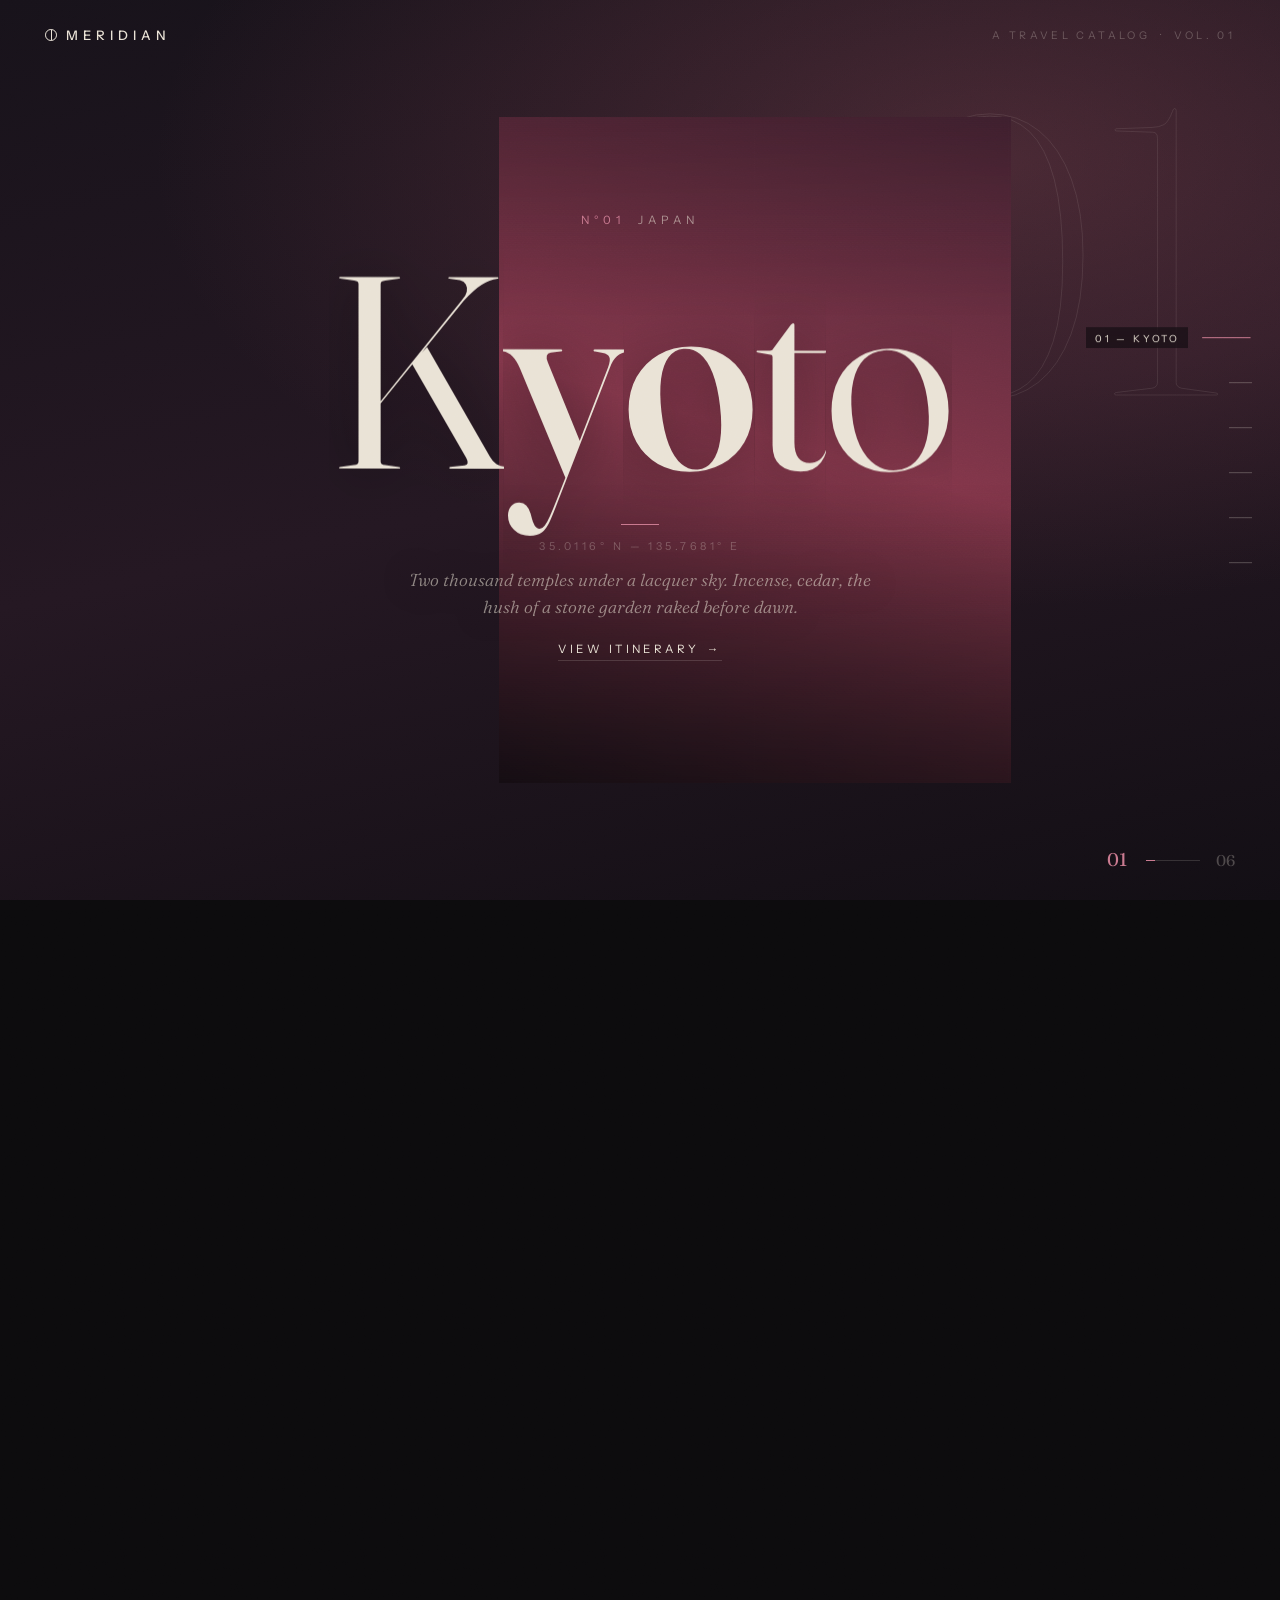
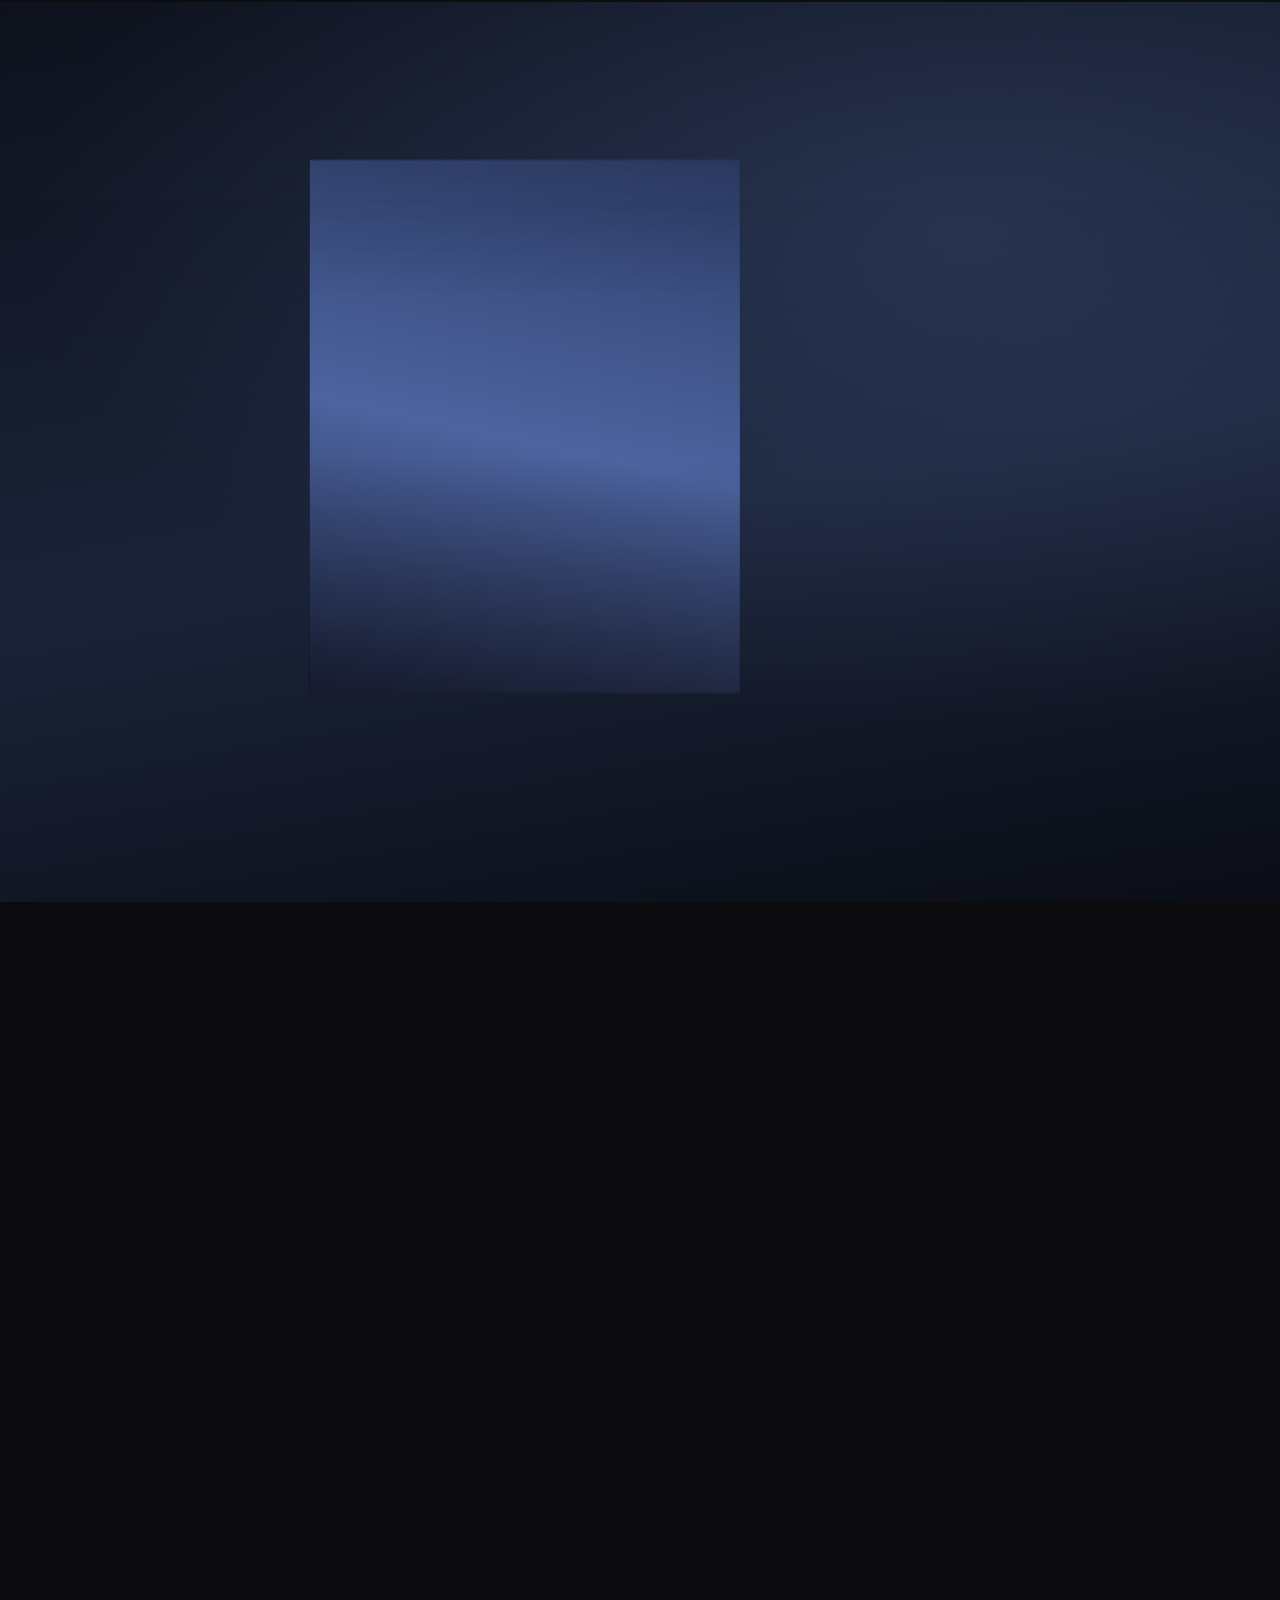
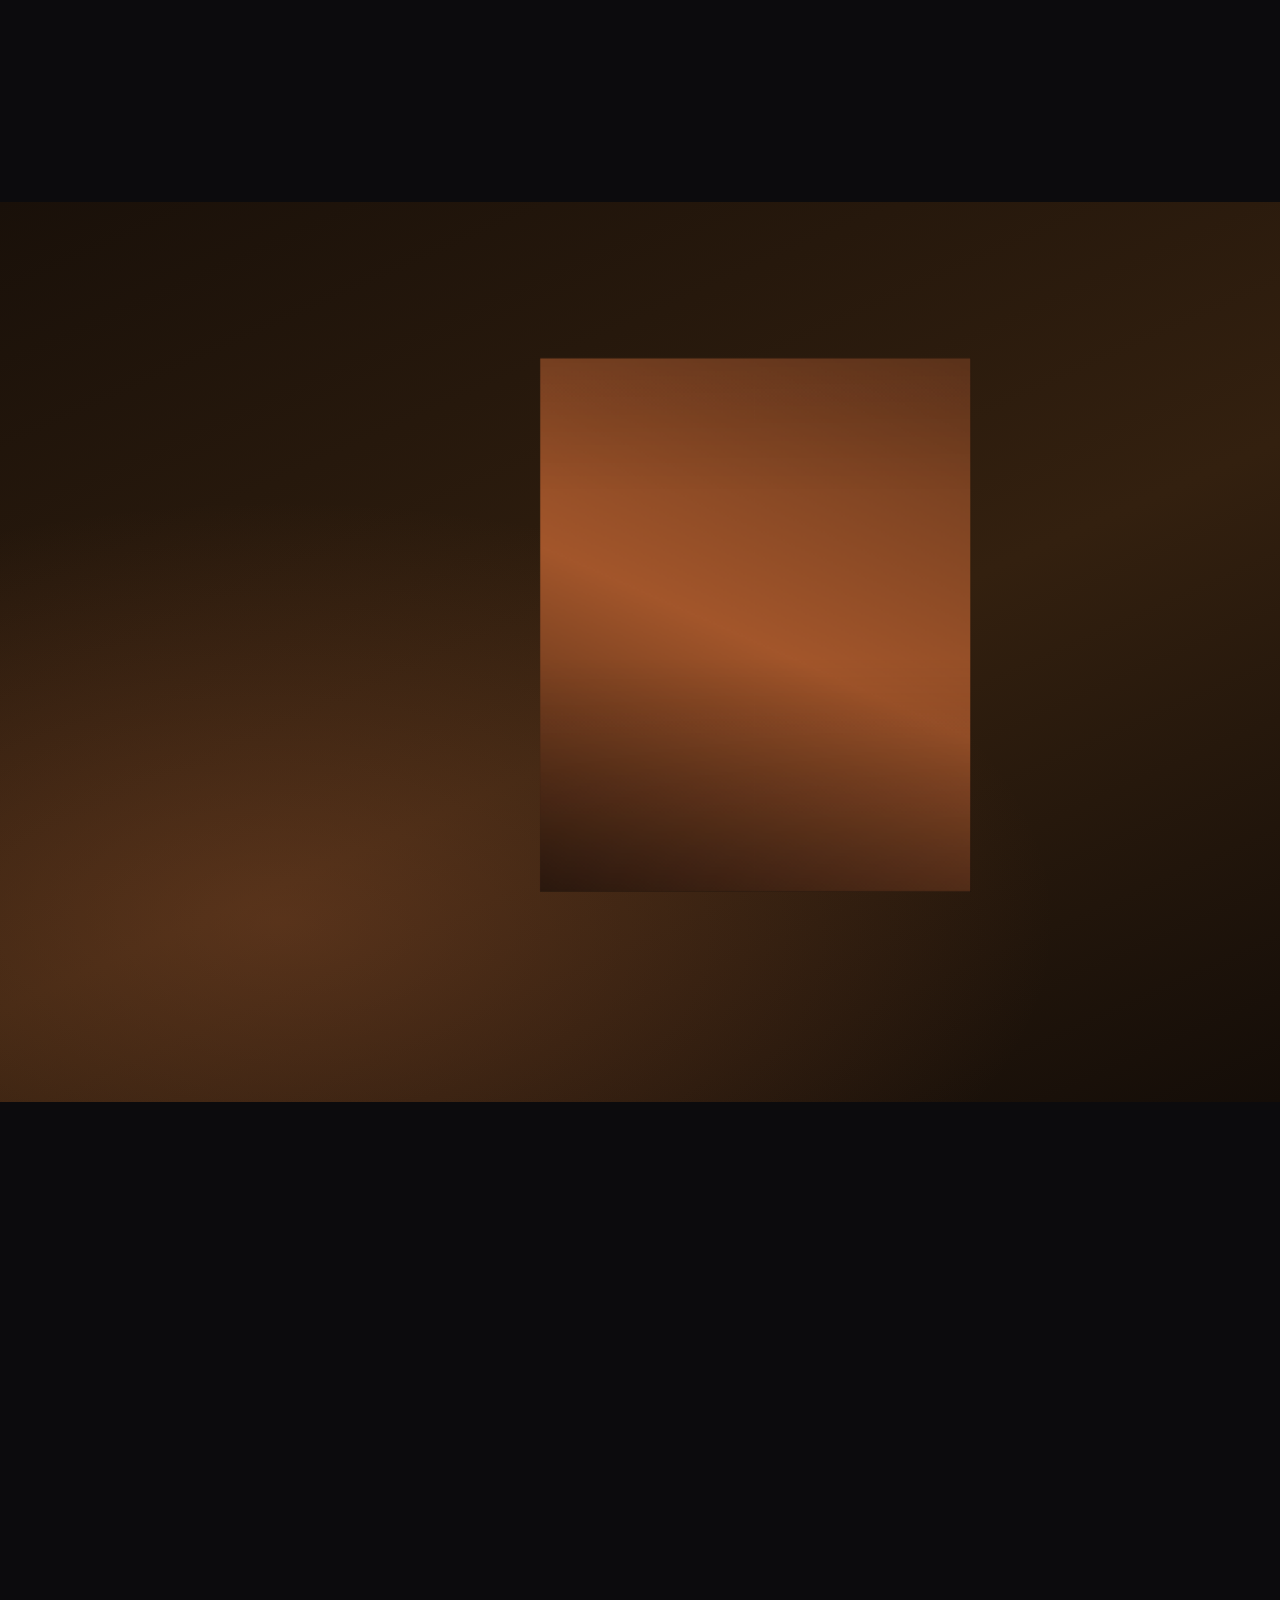
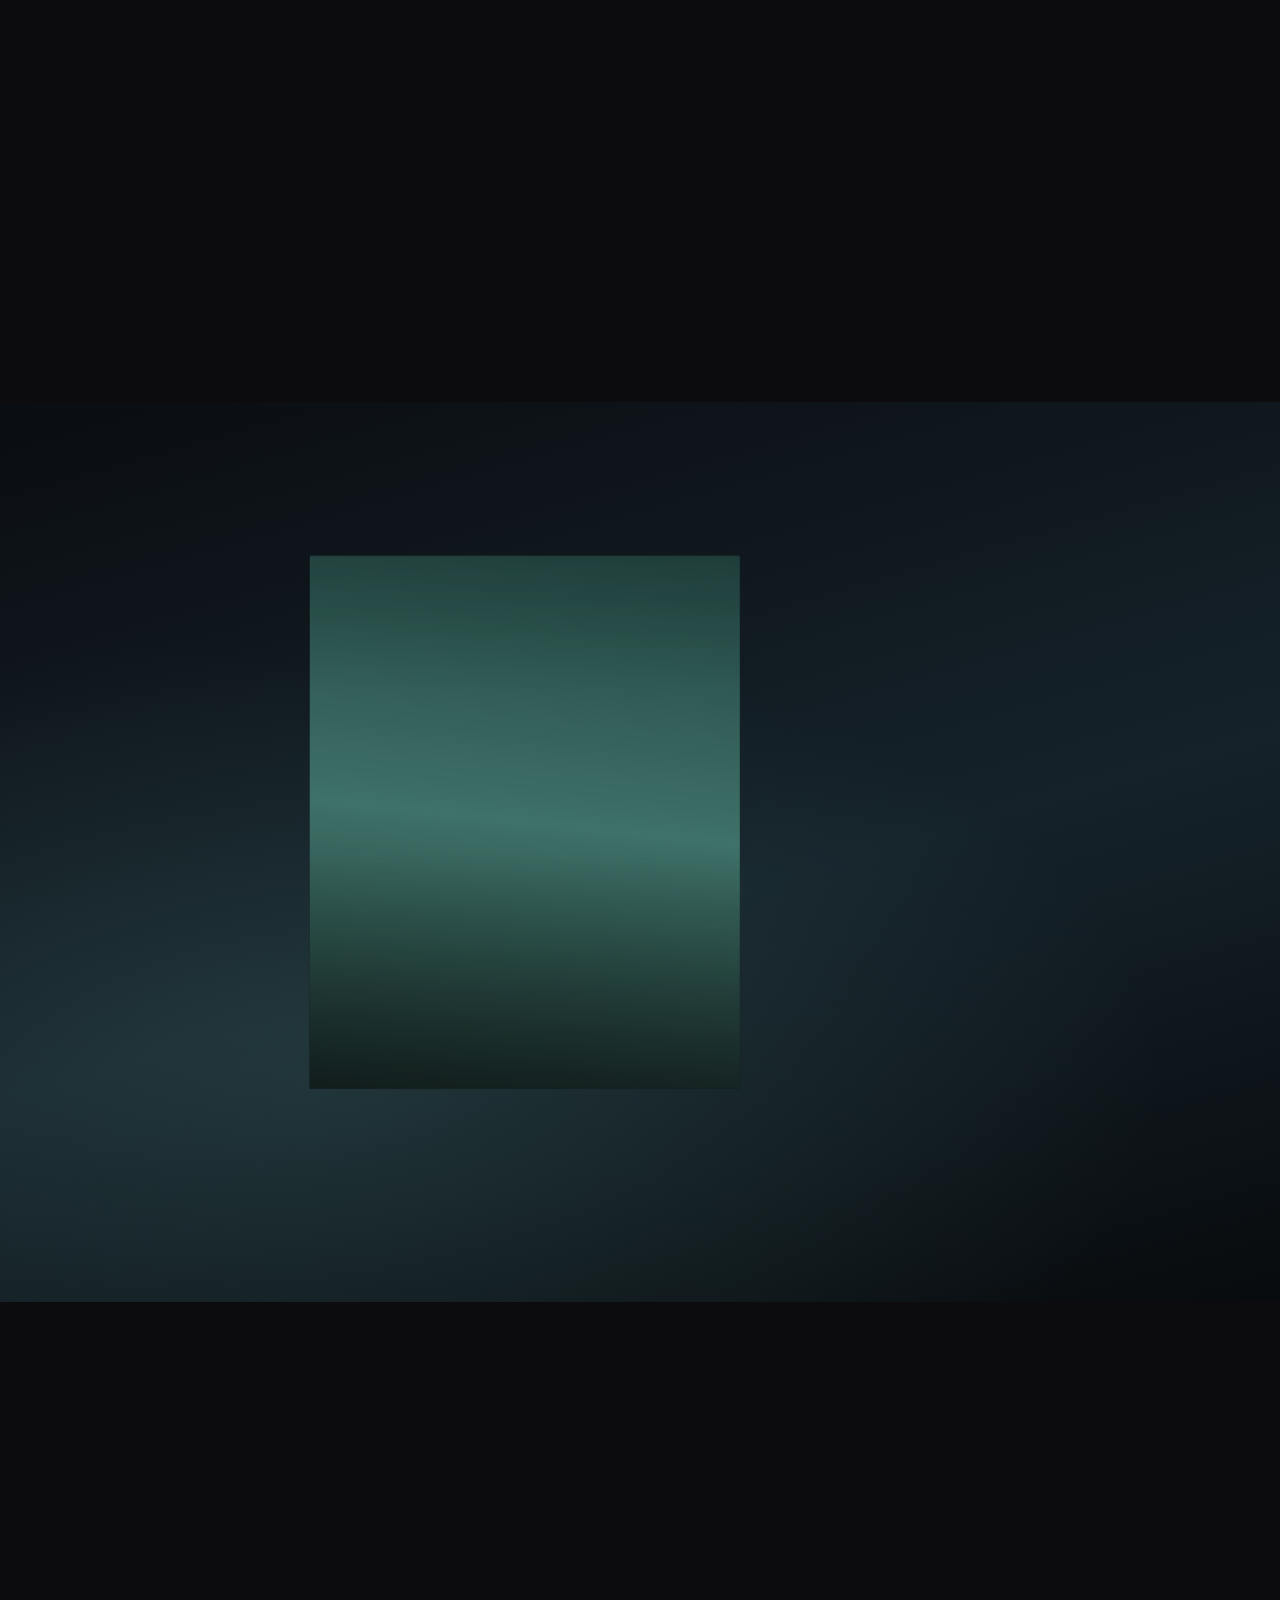
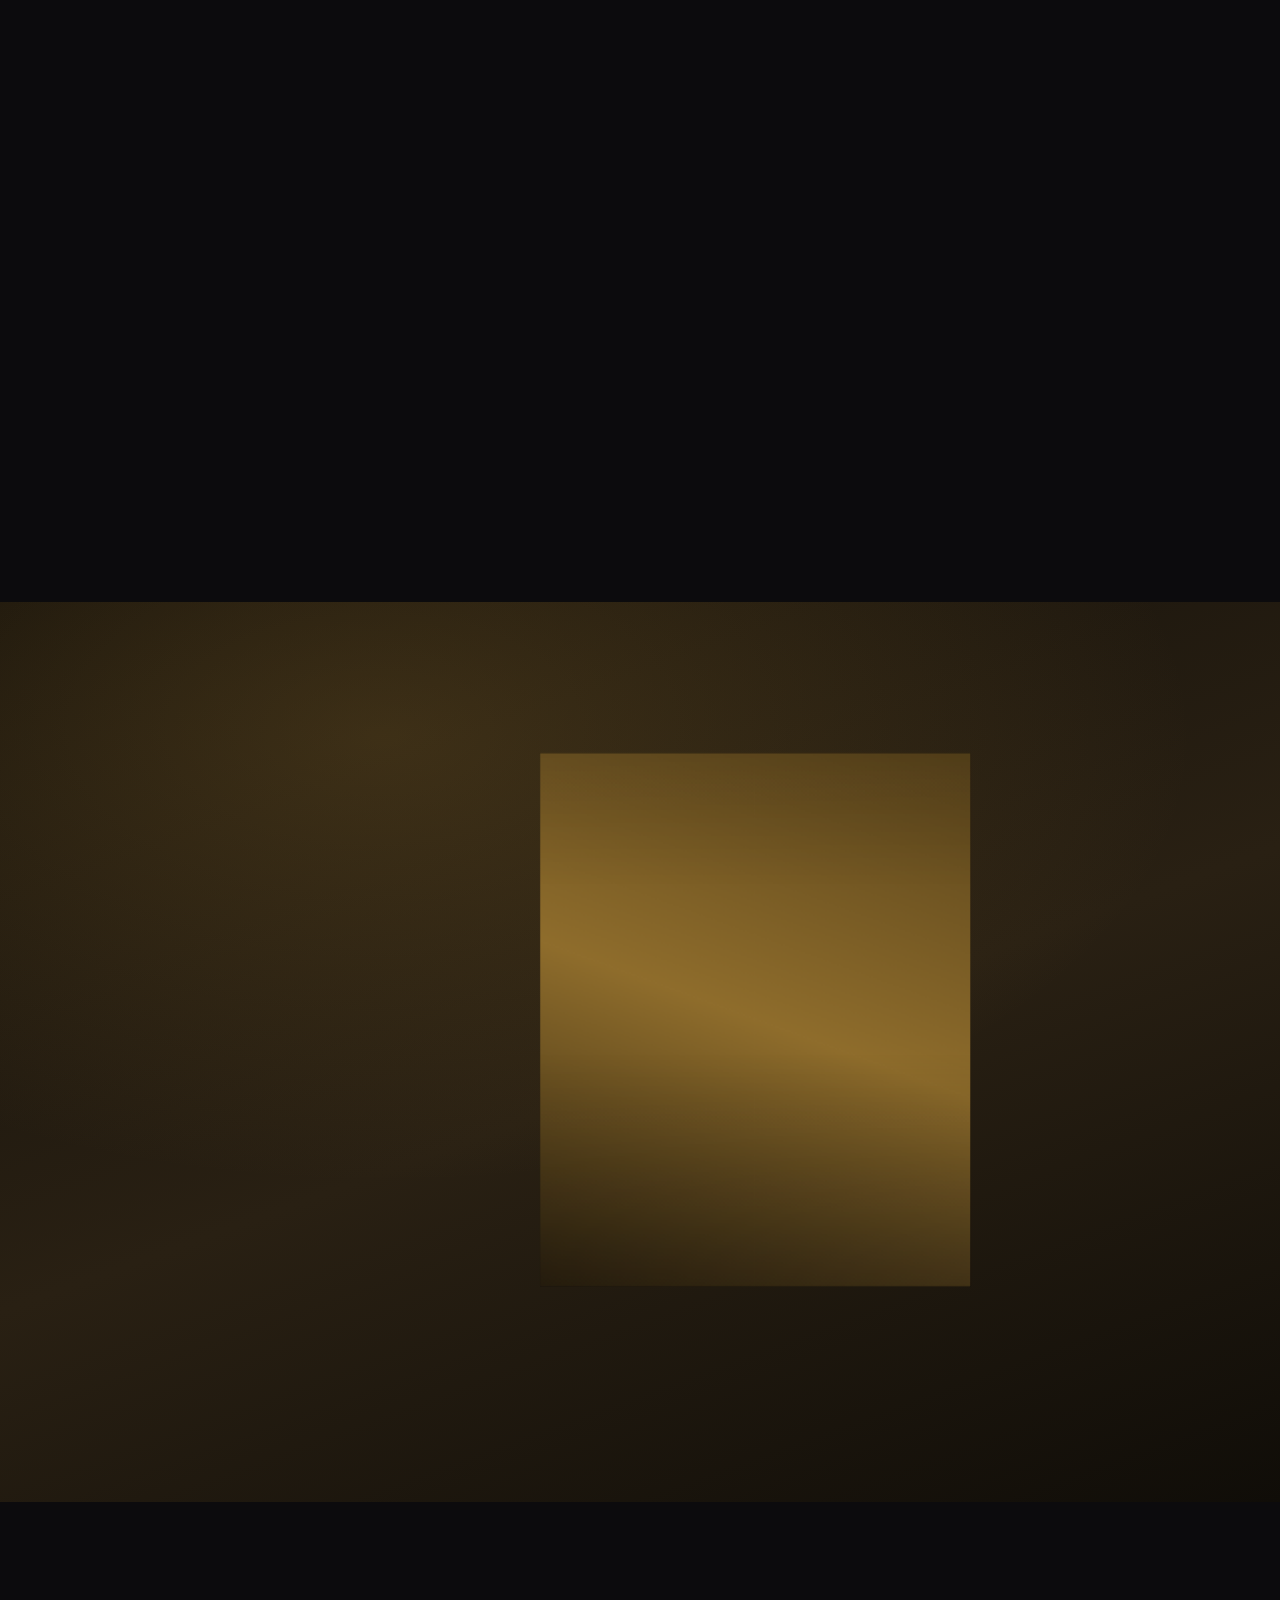
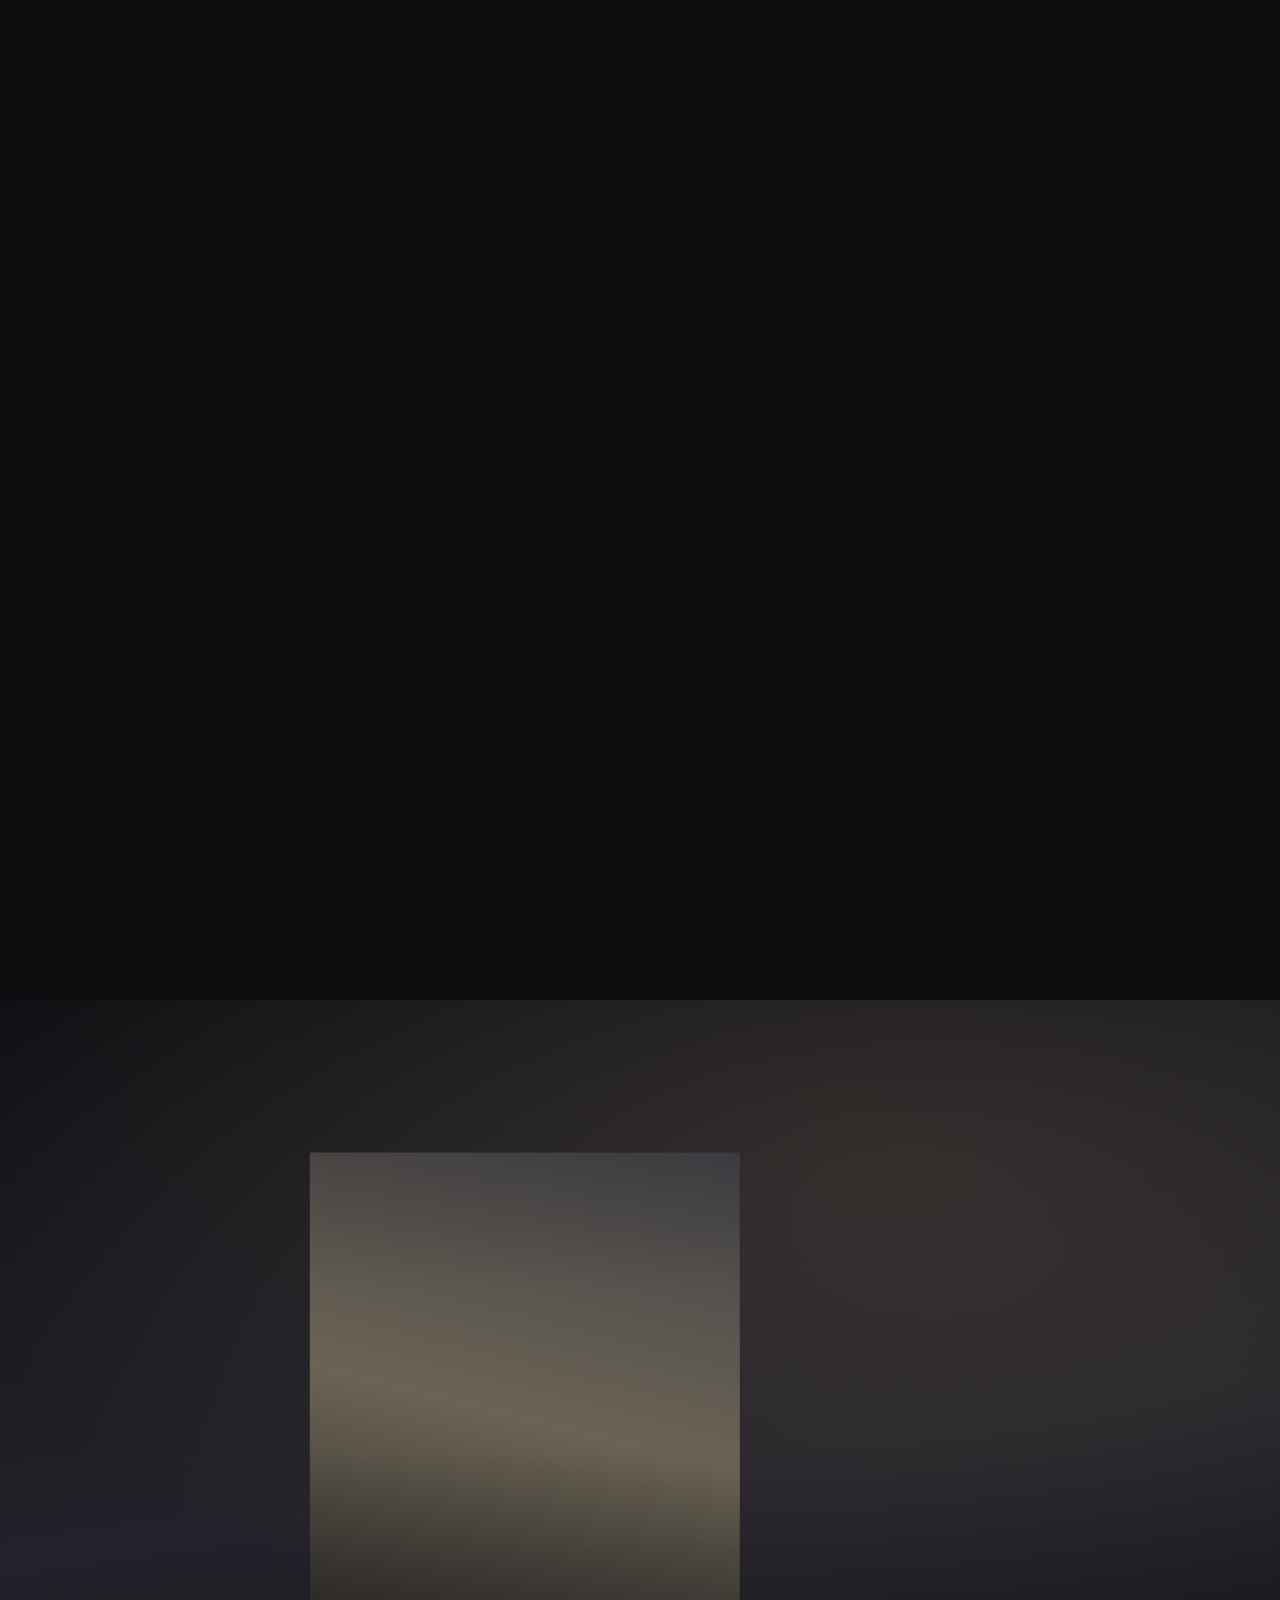
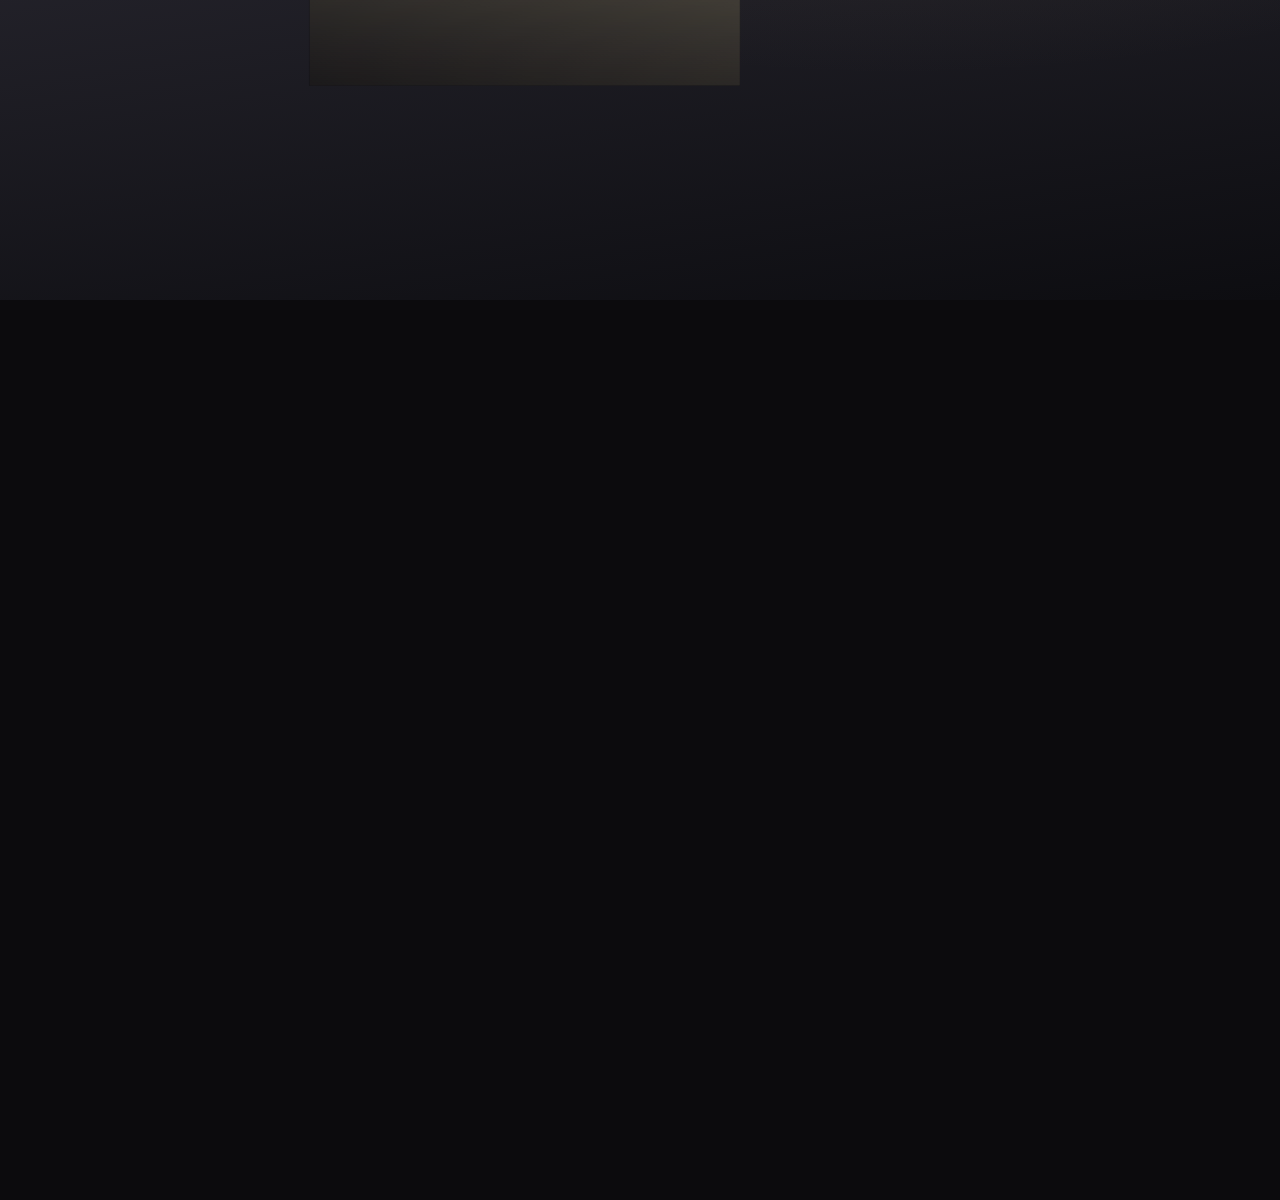
<file: index.html>
<!DOCTYPE html>
<html lang="en">
<head>
  <meta charset="UTF-8" />
  <meta name="viewport" content="width=device-width, initial-scale=1.0" />
  <title>MERIDIAN — A Travel Catalog</title>
  <meta name="description" content="A high-end travel catalog. Six places, six moods, one continuous scroll." />
  <link rel="icon" href="data:image/svg+xml,%3Csvg xmlns='http://www.w3.org/2000/svg' viewBox='0 0 32 32'%3E%3Ccircle cx='16' cy='16' r='13' fill='none' stroke='%23d8cdbd' stroke-width='2'/%3E%3Cline x1='16' y1='3' x2='16' y2='29' stroke='%23d8cdbd' stroke-width='2'/%3E%3C/svg%3E" />
  <link rel="preload" href="assets/fonts/fraunces-var.woff2" as="font" type="font/woff2" crossorigin />
  <link rel="stylesheet" href="css/style.css" />
</head>
<body>

  <!-- Fixed chrome -->
  <header class="chrome chrome--top">
    <a class="brand" href="#kyoto">
      <span class="brand__mark" aria-hidden="true"></span>
      Meridian
    </a>
    <p class="chrome__note">A travel catalog<span class="chrome__note-sep">·</span>Vol. 01</p>
  </header>

  <div class="chrome chrome--bottom">
    <p class="scroll-cue" aria-hidden="true">
      <span class="scroll-cue__line"></span>
      Scroll
    </p>

    <div class="indicator" role="status" aria-live="polite">
      <span class="indicator__place" id="indicatorPlace">Kyoto, Japan</span>
      <span class="indicator__counter">
        <span class="indicator__window" aria-hidden="true">
          <span class="indicator__roll" id="indicatorRoll">
            <span>01</span><span>02</span><span>03</span><span>04</span><span>05</span><span>06</span>
          </span>
        </span>
        <span class="indicator__rule" aria-hidden="true"></span>
        <span class="indicator__total" aria-hidden="true">06</span>
        <span class="visually-hidden" id="indicatorA11y">Section 1 of 6</span>
      </span>
    </div>
  </div>

  <!-- Section rail navigation -->
  <nav class="rail" id="rail" aria-label="Sections"></nav>

  <!-- Catalog -->
  <main id="catalog">

    <div class="panel-wrap">
    <section class="panel panel--kyoto" id="kyoto"
             data-place="Kyoto, Japan" data-accent="#c9798f">
      <div class="panel__backdrop" aria-hidden="true"><img class="panel__backdrop-img" alt="" /></div>
      <span class="panel__ghost" aria-hidden="true">01</span>
      <figure class="panel__plate" aria-hidden="true">
        <div class="panel__plate-clip">
          <img class="panel__photo" alt="" />
          <div class="panel__plate-veil"></div>
        </div>
      </figure>
      <div class="panel__content">
        <p class="panel__kicker reveal" style="--d: 0">
          <span class="panel__no">N°01</span>
          <span class="panel__country">Japan</span>
        </p>
        <h2 class="panel__city">Kyoto</h2>
        <div class="panel__meta">
          <p class="panel__coords reveal" style="--d: 1">35.0116° N — 135.7681° E</p>
          <p class="panel__blurb reveal" style="--d: 2">Two thousand temples under a lacquer sky. Incense, cedar, the hush of a stone garden raked before dawn.</p>
          <a class="panel__link reveal" style="--d: 3" href="itinerary/kyoto.html"><span class="panel__link-label">View itinerary</span><span class="panel__link-arrow" aria-hidden="true">→</span></a>
          <p class="panel__credit reveal" style="--d: 4">Photograph — Unsplash</p>
        </div>
      </div>
    </section>
    </div>

    <div class="panel-wrap">
    <section class="panel panel--manarola panel--flip" id="manarola"
             data-place="Manarola, Italy" data-accent="#8ba3dd">
      <div class="panel__backdrop" aria-hidden="true"><img class="panel__backdrop-img" alt="" /></div>
      <span class="panel__ghost" aria-hidden="true">02</span>
      <figure class="panel__plate" aria-hidden="true">
        <div class="panel__plate-clip">
          <img class="panel__photo" alt="" />
          <div class="panel__plate-veil"></div>
        </div>
      </figure>
      <div class="panel__content">
        <p class="panel__kicker reveal" style="--d: 0">
          <span class="panel__no">N°02</span>
          <span class="panel__country">Italy</span>
        </p>
        <h2 class="panel__city">Manarola</h2>
        <div class="panel__meta">
          <p class="panel__coords reveal" style="--d: 1">44.1064° N — 9.7276° E</p>
          <p class="panel__blurb reveal" style="--d: 2">A village stacked like a deck of cards against the cliff. Vineyards above, the Ligurian sea ink-dark below.</p>
          <a class="panel__link reveal" style="--d: 3" href="itinerary/manarola.html"><span class="panel__link-label">View itinerary</span><span class="panel__link-arrow" aria-hidden="true">→</span></a>
          <p class="panel__credit reveal" style="--d: 4">Photograph — Unsplash</p>
        </div>
      </div>
    </section>
    </div>

    <div class="panel-wrap">
    <section class="panel panel--merzouga" id="merzouga"
             data-place="Merzouga, Morocco" data-accent="#d0824a">
      <div class="panel__backdrop" aria-hidden="true"><img class="panel__backdrop-img" alt="" /></div>
      <span class="panel__ghost" aria-hidden="true">03</span>
      <figure class="panel__plate" aria-hidden="true">
        <div class="panel__plate-clip">
          <img class="panel__photo" alt="" />
          <div class="panel__plate-veil"></div>
        </div>
      </figure>
      <div class="panel__content">
        <p class="panel__kicker reveal" style="--d: 0">
          <span class="panel__no">N°03</span>
          <span class="panel__country">Morocco</span>
        </p>
        <h2 class="panel__city">Merzouga</h2>
        <div class="panel__meta">
          <p class="panel__coords reveal" style="--d: 1">31.0994° N — 4.0084° W</p>
          <p class="panel__blurb reveal" style="--d: 2">Where the road gives out, the Erg Chebbi begins — dunes the color of embers, silence measured in miles.</p>
          <a class="panel__link reveal" style="--d: 3" href="itinerary/merzouga.html"><span class="panel__link-label">View itinerary</span><span class="panel__link-arrow" aria-hidden="true">→</span></a>
          <p class="panel__credit reveal" style="--d: 4">Photograph — Unsplash</p>
        </div>
      </div>
    </section>
    </div>

    <div class="panel-wrap">
    <section class="panel panel--lofoten panel--flip" id="lofoten"
             data-place="Lofoten, Norway" data-accent="#7dbcae">
      <div class="panel__backdrop" aria-hidden="true"><img class="panel__backdrop-img" alt="" /></div>
      <span class="panel__ghost" aria-hidden="true">04</span>
      <figure class="panel__plate" aria-hidden="true">
        <div class="panel__plate-clip">
          <img class="panel__photo" alt="" />
          <div class="panel__plate-veil"></div>
        </div>
      </figure>
      <div class="panel__content">
        <p class="panel__kicker reveal" style="--d: 0">
          <span class="panel__no">N°04</span>
          <span class="panel__country">Norway</span>
        </p>
        <h2 class="panel__city">Lofoten</h2>
        <div class="panel__meta">
          <p class="panel__coords reveal" style="--d: 1">68.2094° N — 13.6090° E</p>
          <p class="panel__blurb reveal" style="--d: 2">Granite peaks rise straight from the sea. In winter the sky ripples green; in summer it never goes dark.</p>
          <a class="panel__link reveal" style="--d: 3" href="itinerary/lofoten.html"><span class="panel__link-label">View itinerary</span><span class="panel__link-arrow" aria-hidden="true">→</span></a>
          <p class="panel__credit reveal" style="--d: 4">Photograph — Unsplash</p>
        </div>
      </div>
    </section>
    </div>

    <div class="panel-wrap">
    <section class="panel panel--cusco" id="cusco"
             data-place="Cusco, Peru" data-accent="#c8a04e">
      <div class="panel__backdrop" aria-hidden="true"><img class="panel__backdrop-img" alt="" /></div>
      <span class="panel__ghost" aria-hidden="true">05</span>
      <figure class="panel__plate" aria-hidden="true">
        <div class="panel__plate-clip">
          <img class="panel__photo" alt="" />
          <div class="panel__plate-veil"></div>
        </div>
      </figure>
      <div class="panel__content">
        <p class="panel__kicker reveal" style="--d: 0">
          <span class="panel__no">N°05</span>
          <span class="panel__country">Peru</span>
        </p>
        <h2 class="panel__city">Cusco</h2>
        <div class="panel__meta">
          <p class="panel__coords reveal" style="--d: 1">13.5320° S — 71.9675° W</p>
          <p class="panel__blurb reveal" style="--d: 2">Inca stone beneath colonial gold, thin air at eleven thousand feet. Every alley climbs toward the citadel.</p>
          <a class="panel__link reveal" style="--d: 3" href="itinerary/cusco.html"><span class="panel__link-label">View itinerary</span><span class="panel__link-arrow" aria-hidden="true">→</span></a>
          <p class="panel__credit reveal" style="--d: 4">Photograph — Unsplash</p>
        </div>
      </div>
    </section>
    </div>

    <div class="panel-wrap">
    <section class="panel panel--paris panel--flip" id="paris"
             data-place="Paris, France" data-accent="#c8b07a">
      <div class="panel__backdrop" aria-hidden="true"><img class="panel__backdrop-img" alt="" /></div>
      <span class="panel__ghost" aria-hidden="true">06</span>
      <figure class="panel__plate" aria-hidden="true">
        <div class="panel__plate-clip">
          <img class="panel__photo" alt="" />
          <div class="panel__plate-veil"></div>
        </div>
      </figure>
      <div class="panel__content">
        <p class="panel__kicker reveal" style="--d: 0">
          <span class="panel__no">N°06</span>
          <span class="panel__country">France</span>
        </p>
        <h2 class="panel__city">Paris</h2>
        <div class="panel__meta">
          <p class="panel__coords reveal" style="--d: 1">48.8566° N — 2.3522° E</p>
          <p class="panel__blurb reveal" style="--d: 2">Zinc rooftops and river light. The city rehearses its evening the way it has for two hundred years.</p>
          <a class="panel__link reveal" style="--d: 3" href="itinerary/paris.html"><span class="panel__link-label">View itinerary</span><span class="panel__link-arrow" aria-hidden="true">→</span></a>
          <p class="panel__credit reveal" style="--d: 4">Photograph — Unsplash</p>
        </div>
      </div>
    </section>
    </div>

  </main>

  <!-- Film grain overlay -->
  <div class="grain" aria-hidden="true"></div>

  <script src="js/main.js"></script>
</body>
</html>
</file>
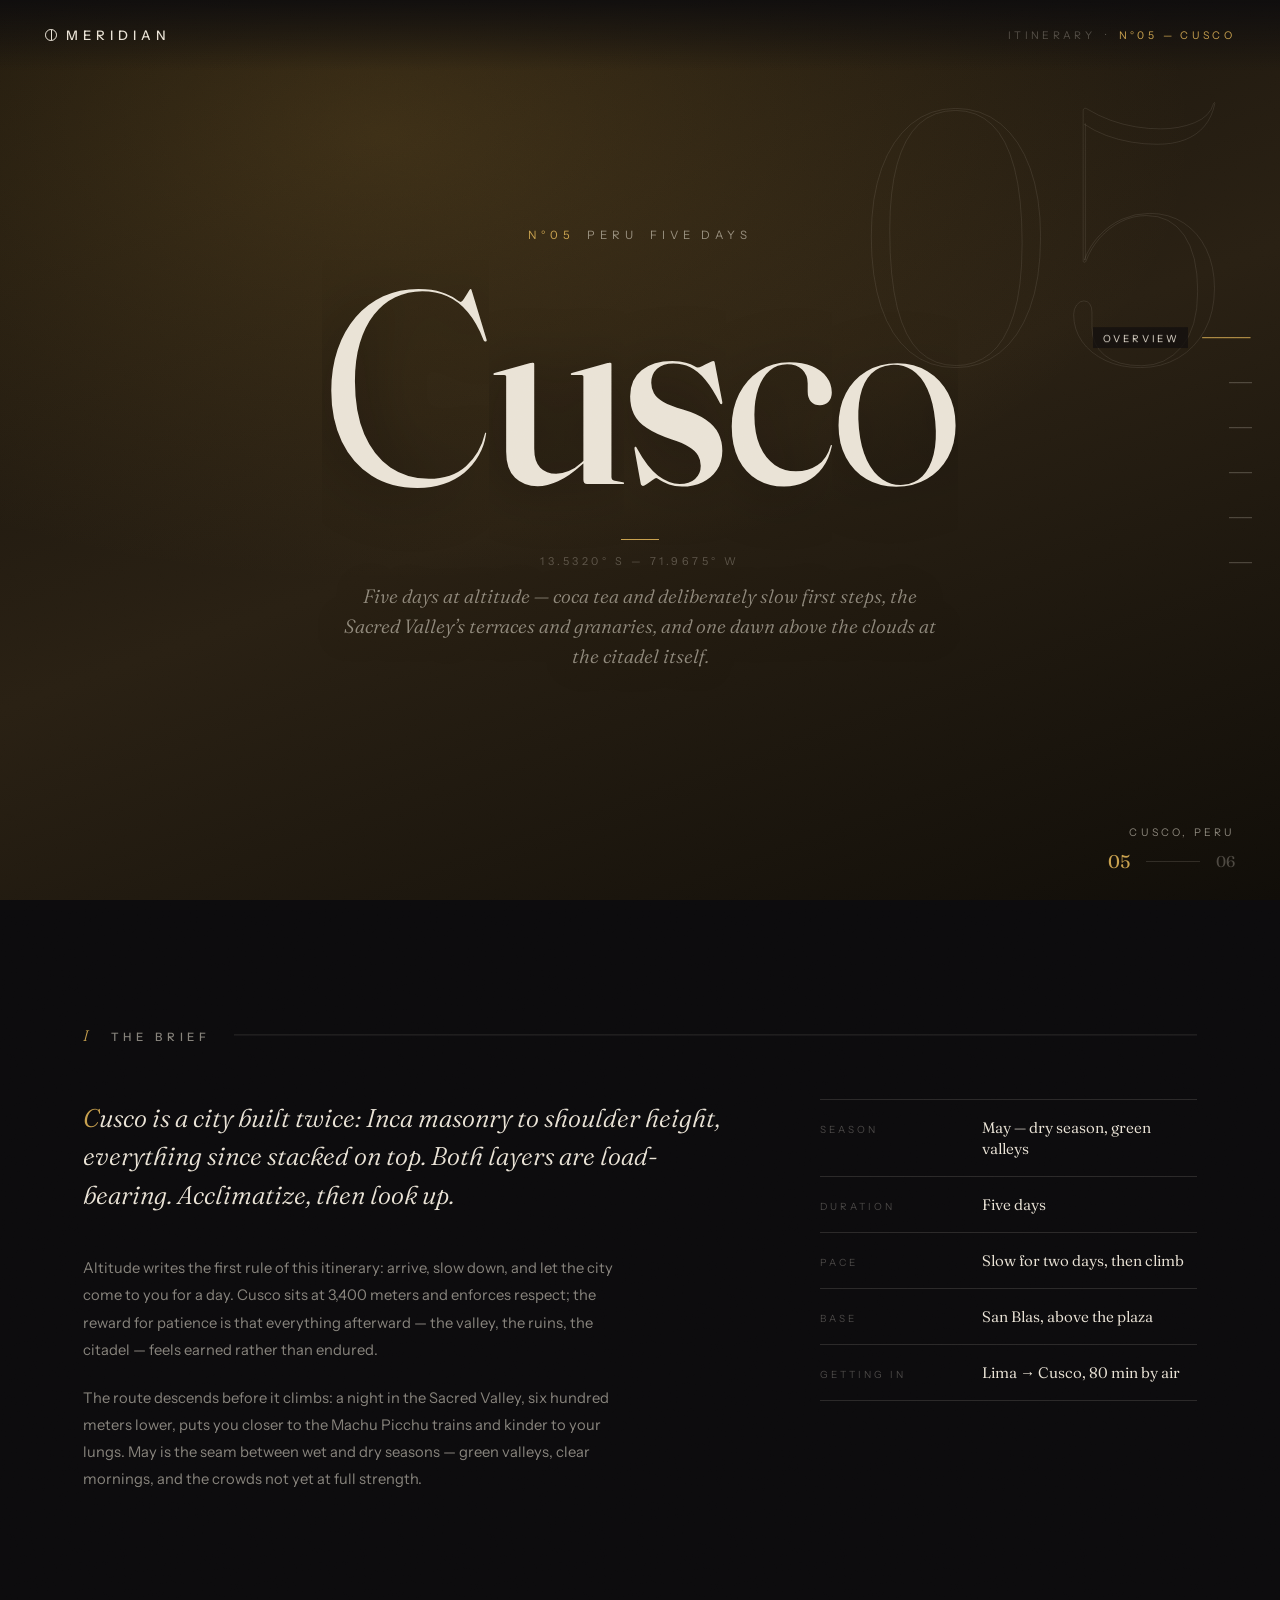
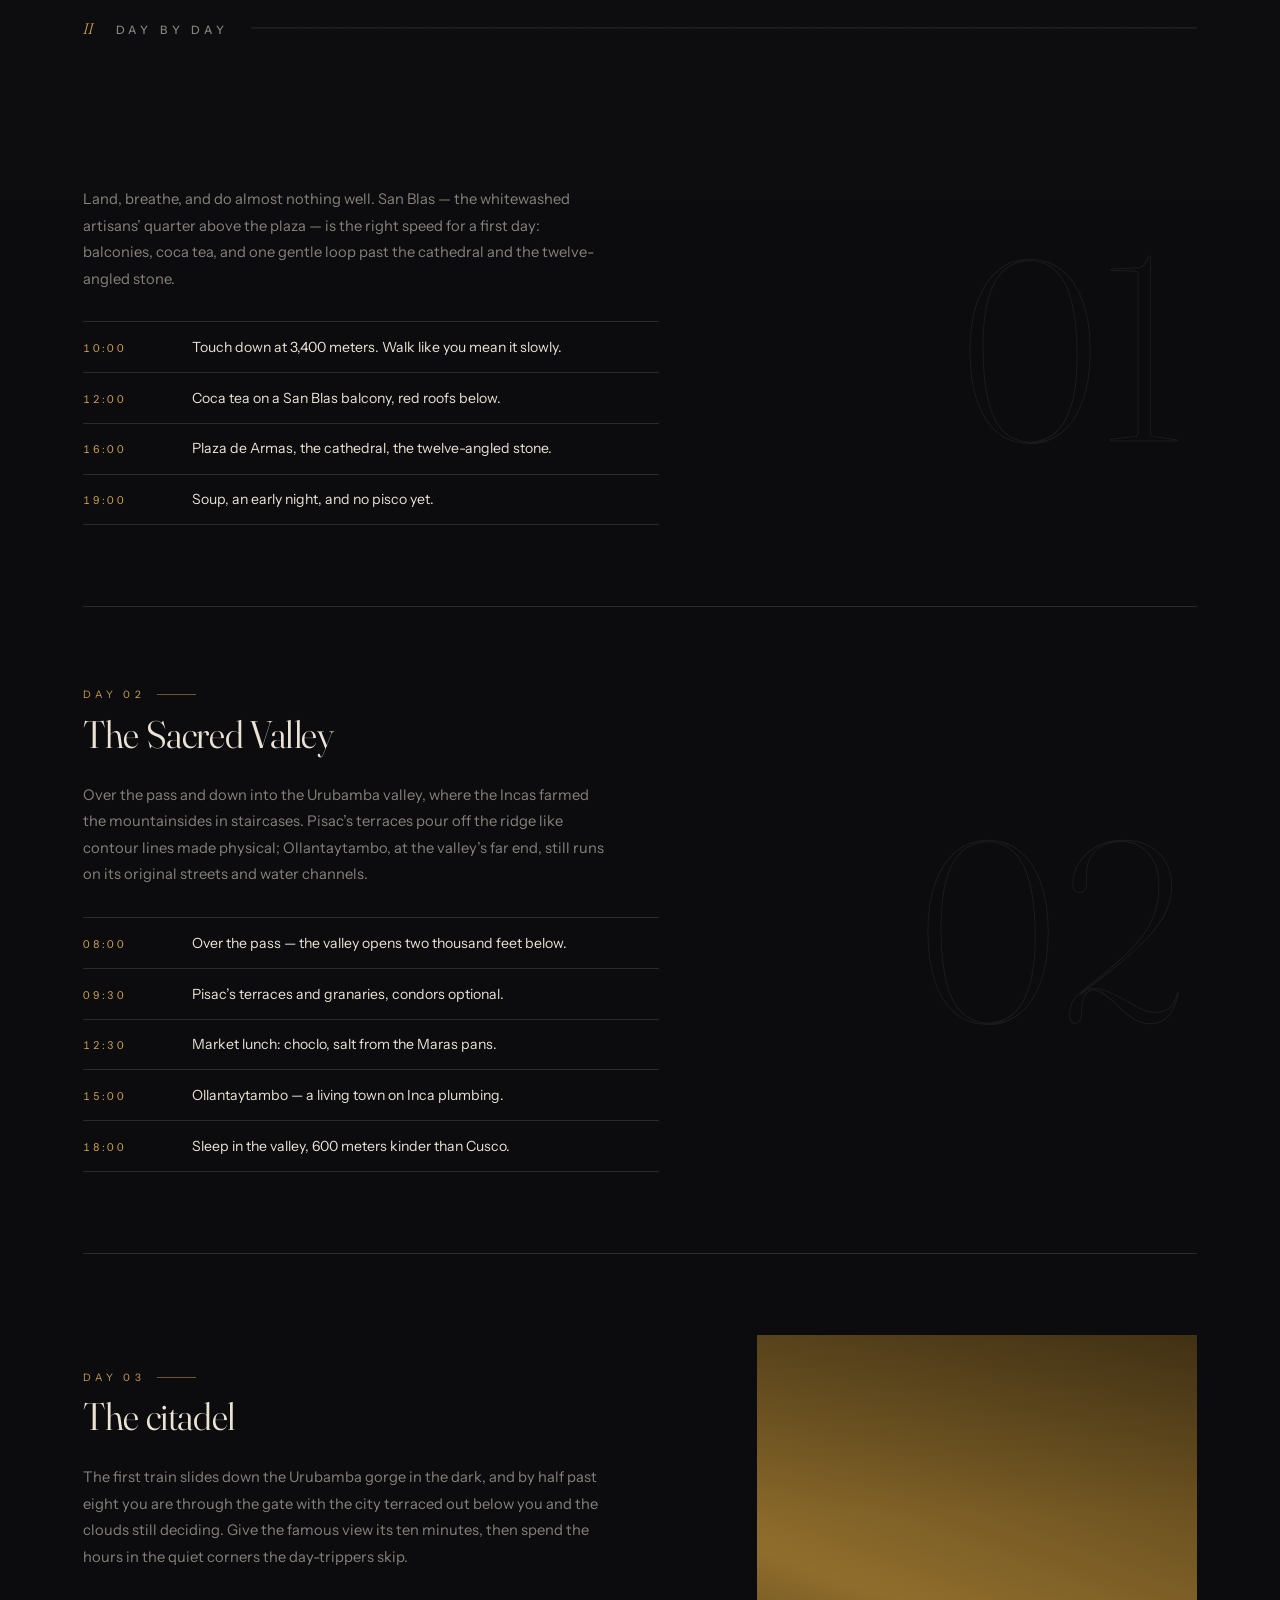
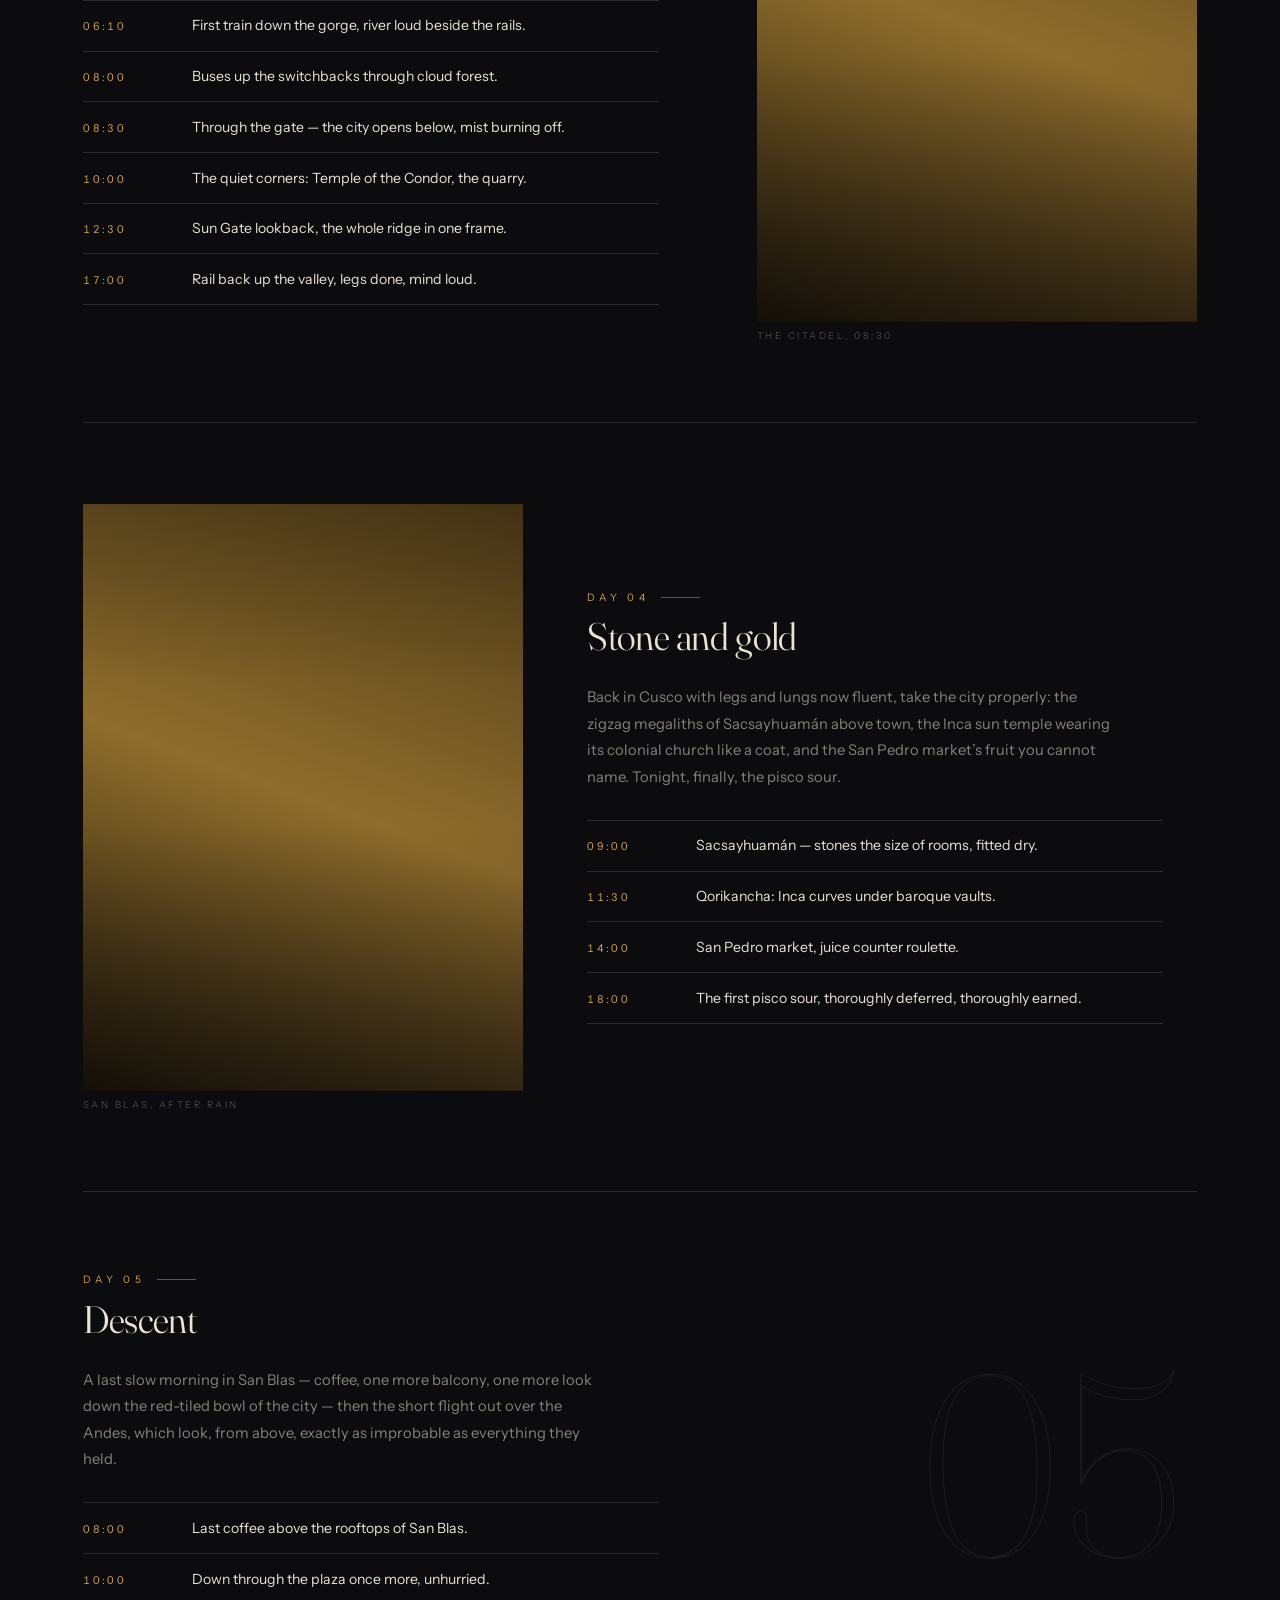
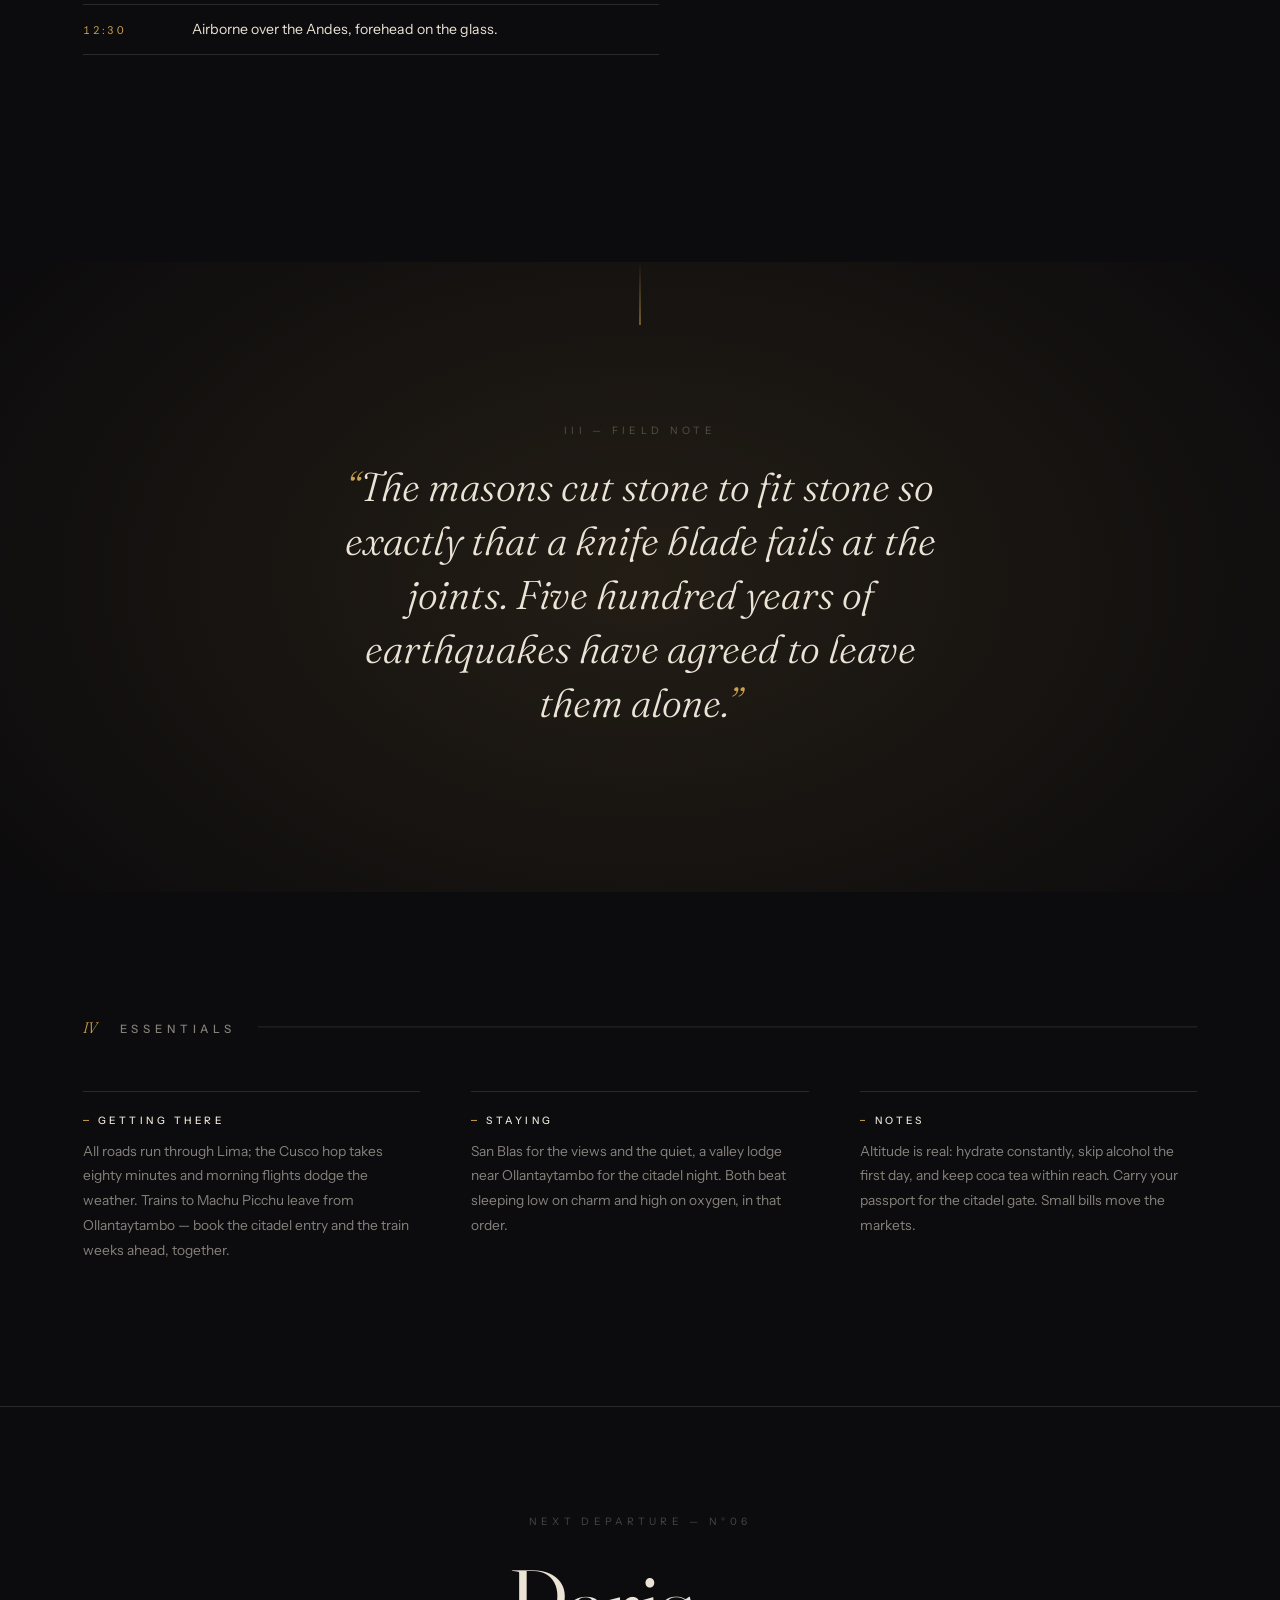
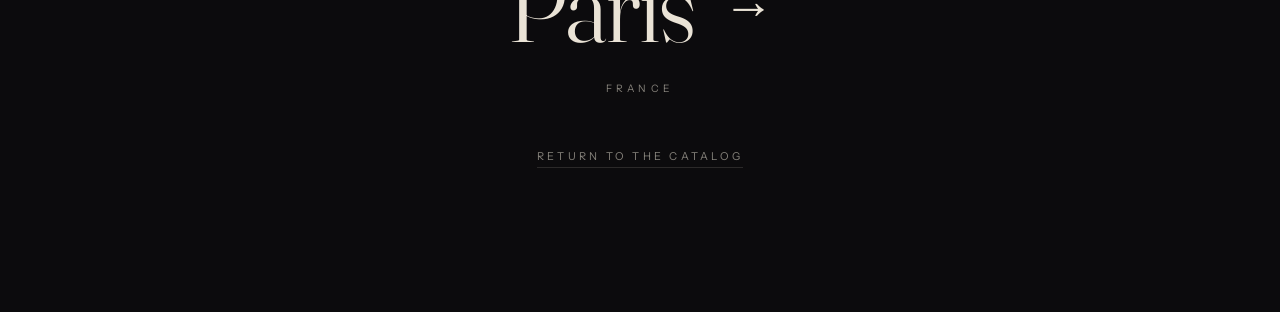
<file: itinerary/cusco.html>
<!DOCTYPE html>
<html lang="en">
<head>
  <meta charset="UTF-8" />
  <meta name="viewport" content="width=device-width, initial-scale=1.0" />
  <title>Cusco — Itinerary N°05 · MERIDIAN</title>
  <meta name="description" content="Five days at altitude — coca tea and deliberately slow first steps, the Sacred Valley’s terraces and granaries, and one dawn above the clouds at the citadel itself." />
  <link rel="icon" href="data:image/svg+xml,%3Csvg xmlns='http://www.w3.org/2000/svg' viewBox='0 0 32 32'%3E%3Ccircle cx='16' cy='16' r='13' fill='none' stroke='%23d8cdbd' stroke-width='2'/%3E%3Cline x1='16' y1='3' x2='16' y2='29' stroke='%23d8cdbd' stroke-width='2'/%3E%3C/svg%3E" />
  <link rel="preload" href="../assets/fonts/fraunces-var.woff2" as="font" type="font/woff2" crossorigin />
  <link rel="stylesheet" href="../css/itinerary.css" />
</head>
<body data-city="cusco" style="--accent: #c8a04e; --accent-soft: rgba(200, 160, 78, 0.12);">

  <!-- Fixed chrome -->
  <header class="chrome chrome--top">
    <a class="brand" href="../index.html#cusco">
      <span class="brand__mark" aria-hidden="true"></span>
      Meridian
    </a>
    <p class="chrome__note">Itinerary<span class="chrome__note-sep">·</span><em>N°05 — Cusco</em></p>
  </header>

  <div class="chrome chrome--bottom">
    <span></span>
    <div class="indicator" aria-hidden="true">
      <span class="indicator__place">Cusco, Peru</span>
      <span class="indicator__counter">
        <span class="indicator__no">05</span>
        <span class="indicator__rule"></span>
        <span class="indicator__total">06</span>
      </span>
    </div>
  </div>

  <!-- Section rail navigation -->
  <nav class="rail" id="rail" aria-label="Page sections"></nav>

  <main>

    <!-- Hero -->
    <section class="hero" data-rail="Overview">
      <div class="hero__backdrop" data-photo="hero" aria-hidden="true"><img class="hero__backdrop-img" alt="" /></div>
      <span class="hero__ghost" aria-hidden="true">05</span>
      <div class="hero__content">
        <p class="hero__kicker reveal" style="--d: 0">
          <span class="hero__no">N°05</span>
          <span>Peru</span>
          <span>Five days</span>
        </p>
        <h1 class="hero__city">Cusco</h1>
        <div class="hero__meta">
          <p class="hero__coords reveal" style="--d: 1">13.5320° S — 71.9675° W</p>
          <p class="hero__standfirst reveal" style="--d: 2">Five days at altitude — coca tea and deliberately slow first steps, the Sacred Valley’s terraces and granaries, and one dawn above the clouds at the citadel itself.</p>
        </div>
      </div>
      <p class="hero__cue" aria-hidden="true">
        <span class="hero__cue-line"></span>
        The itinerary
      </p>
    </section>

    <div class="sheet">

      <!-- I · The brief -->
      <section class="section" data-rail="The brief" aria-labelledby="brief-title">
        <header class="section__head sreveal">
          <span class="section__index" aria-hidden="true">I</span>
          <h2 class="section__title" id="brief-title">The brief</h2>
        </header>
        <div class="brief">
          <div class="brief__prose">
            <p class="brief__lede sreveal">Cusco is a city built twice: Inca masonry to shoulder height, everything since stacked on top. Both layers are load-bearing. Acclimatize, then look up.</p>
            <p class="brief__body sreveal" style="--d: 1">Altitude writes the first rule of this itinerary: arrive, slow down, and let the city come to you for a day. Cusco sits at 3,400 meters and enforces respect; the reward for patience is that everything afterward — the valley, the ruins, the citadel — feels earned rather than endured.</p>
            <p class="brief__body sreveal" style="--d: 2">The route descends before it climbs: a night in the Sacred Valley, six hundred meters lower, puts you closer to the Machu Picchu trains and kinder to your lungs. May is the seam between wet and dry seasons — green valleys, clear mornings, and the crowds not yet at full strength.</p>
          </div>
          <dl class="facts sreveal" style="--d: 2">
            <div class="facts__row">
              <dt>Season</dt>
              <dd>May — dry season, green valleys</dd>
            </div>
            <div class="facts__row">
              <dt>Duration</dt>
              <dd>Five days</dd>
            </div>
            <div class="facts__row">
              <dt>Pace</dt>
              <dd>Slow for two days, then climb</dd>
            </div>
            <div class="facts__row">
              <dt>Base</dt>
              <dd>San Blas, above the plaza</dd>
            </div>
            <div class="facts__row">
              <dt>Getting in</dt>
              <dd>Lima → Cusco, 80 min by air</dd>
            </div>
          </dl>
        </div>
      </section>

      <!-- II · Day by day -->
      <section class="section" data-rail="Day by day" aria-labelledby="days-title">
        <header class="section__head sreveal">
          <span class="section__index" aria-hidden="true">II</span>
          <h2 class="section__title" id="days-title">Day by day</h2>
        </header>

      <article class="day" data-ghost="01">
        <div class="day__text">
          <p class="day__no sreveal">Day 01 <span class="visually-hidden">of 5</span></p>
          <h3 class="day__title sreveal" style="--d: 1">Eleven thousand feet</h3>
          <p class="day__body sreveal" style="--d: 2">Land, breathe, and do almost nothing well. San Blas — the whitewashed artisans’ quarter above the plaza — is the right speed for a first day: balconies, coca tea, and one gentle loop past the cathedral and the twelve-angled stone.</p>
          <ul class="moments sreveal" style="--d: 3">
          <li>
            <span class="moments__time">10:00</span>
            <span class="moments__what">Touch down at 3,400 meters. Walk like you mean it slowly.</span>
          </li>
          <li>
            <span class="moments__time">12:00</span>
            <span class="moments__what">Coca tea on a San Blas balcony, red roofs below.</span>
          </li>
          <li>
            <span class="moments__time">16:00</span>
            <span class="moments__what">Plaza de Armas, the cathedral, the twelve-angled stone.</span>
          </li>
          <li>
            <span class="moments__time">19:00</span>
            <span class="moments__what">Soup, an early night, and no pisco yet.</span>
          </li>
          </ul>
        </div>
      </article>

      <article class="day" data-ghost="02">
        <div class="day__text">
          <p class="day__no sreveal">Day 02 <span class="visually-hidden">of 5</span></p>
          <h3 class="day__title sreveal" style="--d: 1">The Sacred Valley</h3>
          <p class="day__body sreveal" style="--d: 2">Over the pass and down into the Urubamba valley, where the Incas farmed the mountainsides in staircases. Pisac’s terraces pour off the ridge like contour lines made physical; Ollantaytambo, at the valley’s far end, still runs on its original streets and water channels.</p>
          <ul class="moments sreveal" style="--d: 3">
          <li>
            <span class="moments__time">08:00</span>
            <span class="moments__what">Over the pass — the valley opens two thousand feet below.</span>
          </li>
          <li>
            <span class="moments__time">09:30</span>
            <span class="moments__what">Pisac’s terraces and granaries, condors optional.</span>
          </li>
          <li>
            <span class="moments__time">12:30</span>
            <span class="moments__what">Market lunch: choclo, salt from the Maras pans.</span>
          </li>
          <li>
            <span class="moments__time">15:00</span>
            <span class="moments__what">Ollantaytambo — a living town on Inca plumbing.</span>
          </li>
          <li>
            <span class="moments__time">18:00</span>
            <span class="moments__what">Sleep in the valley, 600 meters kinder than Cusco.</span>
          </li>
          </ul>
        </div>
      </article>

      <article class="day day--photo" data-ghost="03">
        <div class="day__text">
          <p class="day__no sreveal">Day 03 <span class="visually-hidden">of 5</span></p>
          <h3 class="day__title sreveal" style="--d: 1">The citadel</h3>
          <p class="day__body sreveal" style="--d: 2">The first train slides down the Urubamba gorge in the dark, and by half past eight you are through the gate with the city terraced out below you and the clouds still deciding. Give the famous view its ten minutes, then spend the hours in the quiet corners the day-trippers skip.</p>
          <ul class="moments sreveal" style="--d: 3">
          <li>
            <span class="moments__time">06:10</span>
            <span class="moments__what">First train down the gorge, river loud beside the rails.</span>
          </li>
          <li>
            <span class="moments__time">08:00</span>
            <span class="moments__what">Buses up the switchbacks through cloud forest.</span>
          </li>
          <li>
            <span class="moments__time">08:30</span>
            <span class="moments__what">Through the gate — the city opens below, mist burning off.</span>
          </li>
          <li>
            <span class="moments__time">10:00</span>
            <span class="moments__what">The quiet corners: Temple of the Condor, the quarry.</span>
          </li>
          <li>
            <span class="moments__time">12:30</span>
            <span class="moments__what">Sun Gate lookback, the whole ridge in one frame.</span>
          </li>
          <li>
            <span class="moments__time">17:00</span>
            <span class="moments__what">Rail back up the valley, legs done, mind loud.</span>
          </li>
          </ul>
        </div>
        <figure class="day__figure" data-photo="citadel">
          <div class="plate">
            <img class="plate__img" alt="Machu Picchu emerging from morning mist, terraces wet with dew" />
            <div class="plate__veil"></div>
          </div>
          <figcaption class="day__caption">
            <span>The citadel, 08:30</span>
            <span class="day__credit" data-credit></span>
          </figcaption>
        </figure>
      </article>

      <article class="day day--photo day--flip" data-ghost="04">
        <div class="day__text">
          <p class="day__no sreveal">Day 04 <span class="visually-hidden">of 5</span></p>
          <h3 class="day__title sreveal" style="--d: 1">Stone and gold</h3>
          <p class="day__body sreveal" style="--d: 2">Back in Cusco with legs and lungs now fluent, take the city properly: the zigzag megaliths of Sacsayhuamán above town, the Inca sun temple wearing its colonial church like a coat, and the San Pedro market’s fruit you cannot name. Tonight, finally, the pisco sour.</p>
          <ul class="moments sreveal" style="--d: 3">
          <li>
            <span class="moments__time">09:00</span>
            <span class="moments__what">Sacsayhuamán — stones the size of rooms, fitted dry.</span>
          </li>
          <li>
            <span class="moments__time">11:30</span>
            <span class="moments__what">Qorikancha: Inca curves under baroque vaults.</span>
          </li>
          <li>
            <span class="moments__time">14:00</span>
            <span class="moments__what">San Pedro market, juice counter roulette.</span>
          </li>
          <li>
            <span class="moments__time">18:00</span>
            <span class="moments__what">The first pisco sour, thoroughly deferred, thoroughly earned.</span>
          </li>
          </ul>
        </div>
        <figure class="day__figure" data-photo="alley">
          <div class="plate">
            <img class="plate__img" alt="A narrow Cusco alley of massive fitted Inca stones shining after rain" />
            <div class="plate__veil"></div>
          </div>
          <figcaption class="day__caption">
            <span>San Blas, after rain</span>
            <span class="day__credit" data-credit></span>
          </figcaption>
        </figure>
      </article>

      <article class="day" data-ghost="05">
        <div class="day__text">
          <p class="day__no sreveal">Day 05 <span class="visually-hidden">of 5</span></p>
          <h3 class="day__title sreveal" style="--d: 1">Descent</h3>
          <p class="day__body sreveal" style="--d: 2">A last slow morning in San Blas — coffee, one more balcony, one more look down the red-tiled bowl of the city — then the short flight out over the Andes, which look, from above, exactly as improbable as everything they held.</p>
          <ul class="moments sreveal" style="--d: 3">
          <li>
            <span class="moments__time">08:00</span>
            <span class="moments__what">Last coffee above the rooftops of San Blas.</span>
          </li>
          <li>
            <span class="moments__time">10:00</span>
            <span class="moments__what">Down through the plaza once more, unhurried.</span>
          </li>
          <li>
            <span class="moments__time">12:30</span>
            <span class="moments__what">Airborne over the Andes, forehead on the glass.</span>
          </li>
          </ul>
        </div>
      </article>
      </section>

    </div>

    <!-- III · Field note -->
    <section class="note" data-rail="Field note" aria-labelledby="note-title">
      <div class="note__inner">
        <p class="note__kicker sreveal" id="note-title">III — Field note</p>
        <blockquote class="note__quote sreveal" style="--d: 1">The masons cut stone to fit stone so exactly that a knife blade fails at the joints. Five hundred years of earthquakes have agreed to leave them alone.</blockquote>
      </div>
    </section>

    <div class="sheet">

      <!-- IV · Essentials -->
      <section class="section" data-rail="Essentials" aria-labelledby="essentials-title">
        <header class="section__head sreveal">
          <span class="section__index" aria-hidden="true">IV</span>
          <h2 class="section__title" id="essentials-title">Essentials</h2>
        </header>
        <div class="essentials">
        <div class="essential sreveal" style="--d: 0">
          <h3 class="essential__title">Getting there</h3>
          <p class="essential__body">All roads run through Lima; the Cusco hop takes eighty minutes and morning flights dodge the weather. Trains to Machu Picchu leave from Ollantaytambo — book the citadel entry and the train weeks ahead, together.</p>
        </div>
        <div class="essential sreveal" style="--d: 1">
          <h3 class="essential__title">Staying</h3>
          <p class="essential__body">San Blas for the views and the quiet, a valley lodge near Ollantaytambo for the citadel night. Both beat sleeping low on charm and high on oxygen, in that order.</p>
        </div>
        <div class="essential sreveal" style="--d: 2">
          <h3 class="essential__title">Notes</h3>
          <p class="essential__body">Altitude is real: hydrate constantly, skip alcohol the first day, and keep coca tea within reach. Carry your passport for the citadel gate. Small bills move the markets.</p>
        </div>
        </div>
      </section>

    </div>

    <!-- Next departure -->
    <footer class="next" data-rail="Next departure">
      <div class="next__inner">
        <p class="next__kicker sreveal">Next departure — N°06</p>
        <a class="next__link sreveal" style="--d: 1" href="paris.html">
          Paris
          <span class="next__arrow" aria-hidden="true">→</span>
        </a>
        <p class="next__country sreveal" style="--d: 2">France</p>
        <a class="next__back sreveal" style="--d: 3" href="../index.html#cusco">Return to the catalog</a>
      </div>
    </footer>

  </main>

  <!-- Film grain overlay -->
  <div class="grain" aria-hidden="true"></div>

  <script src="../js/itinerary.js"></script>
</body>
</html>
</file>
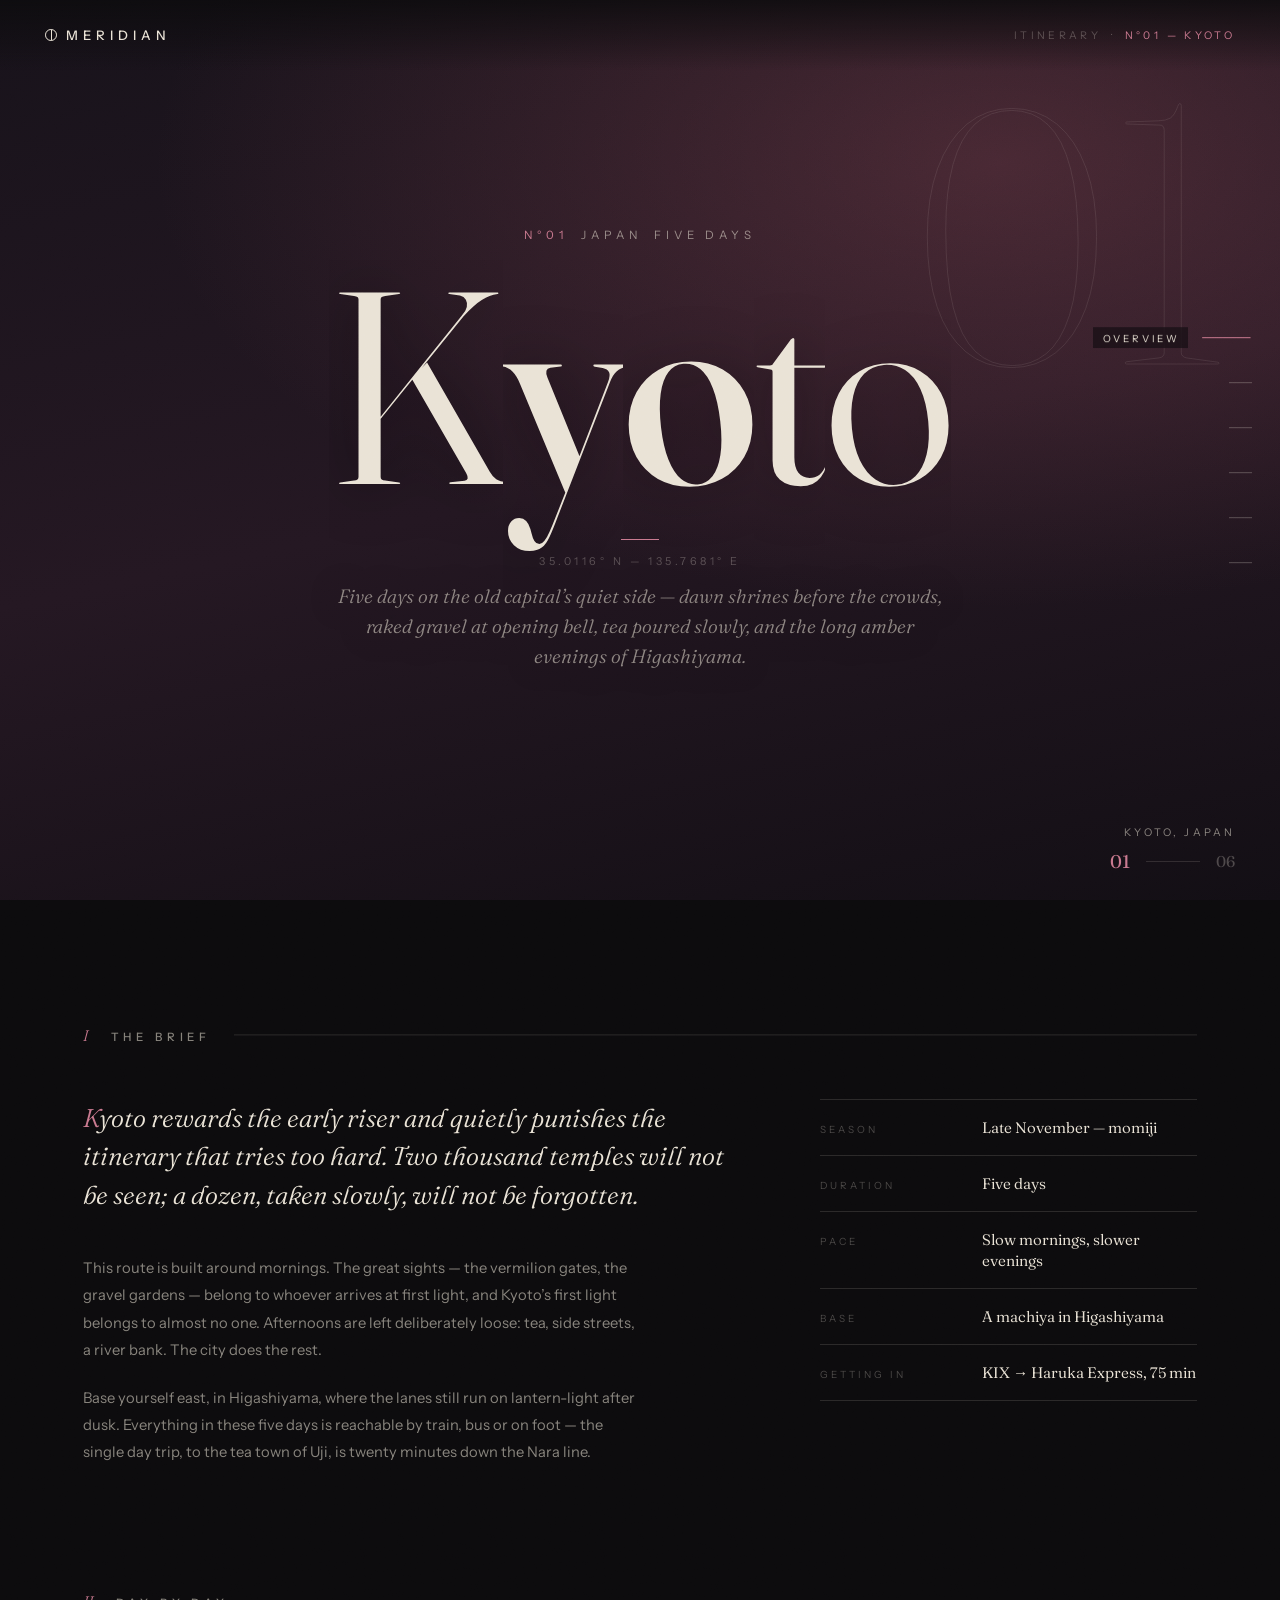
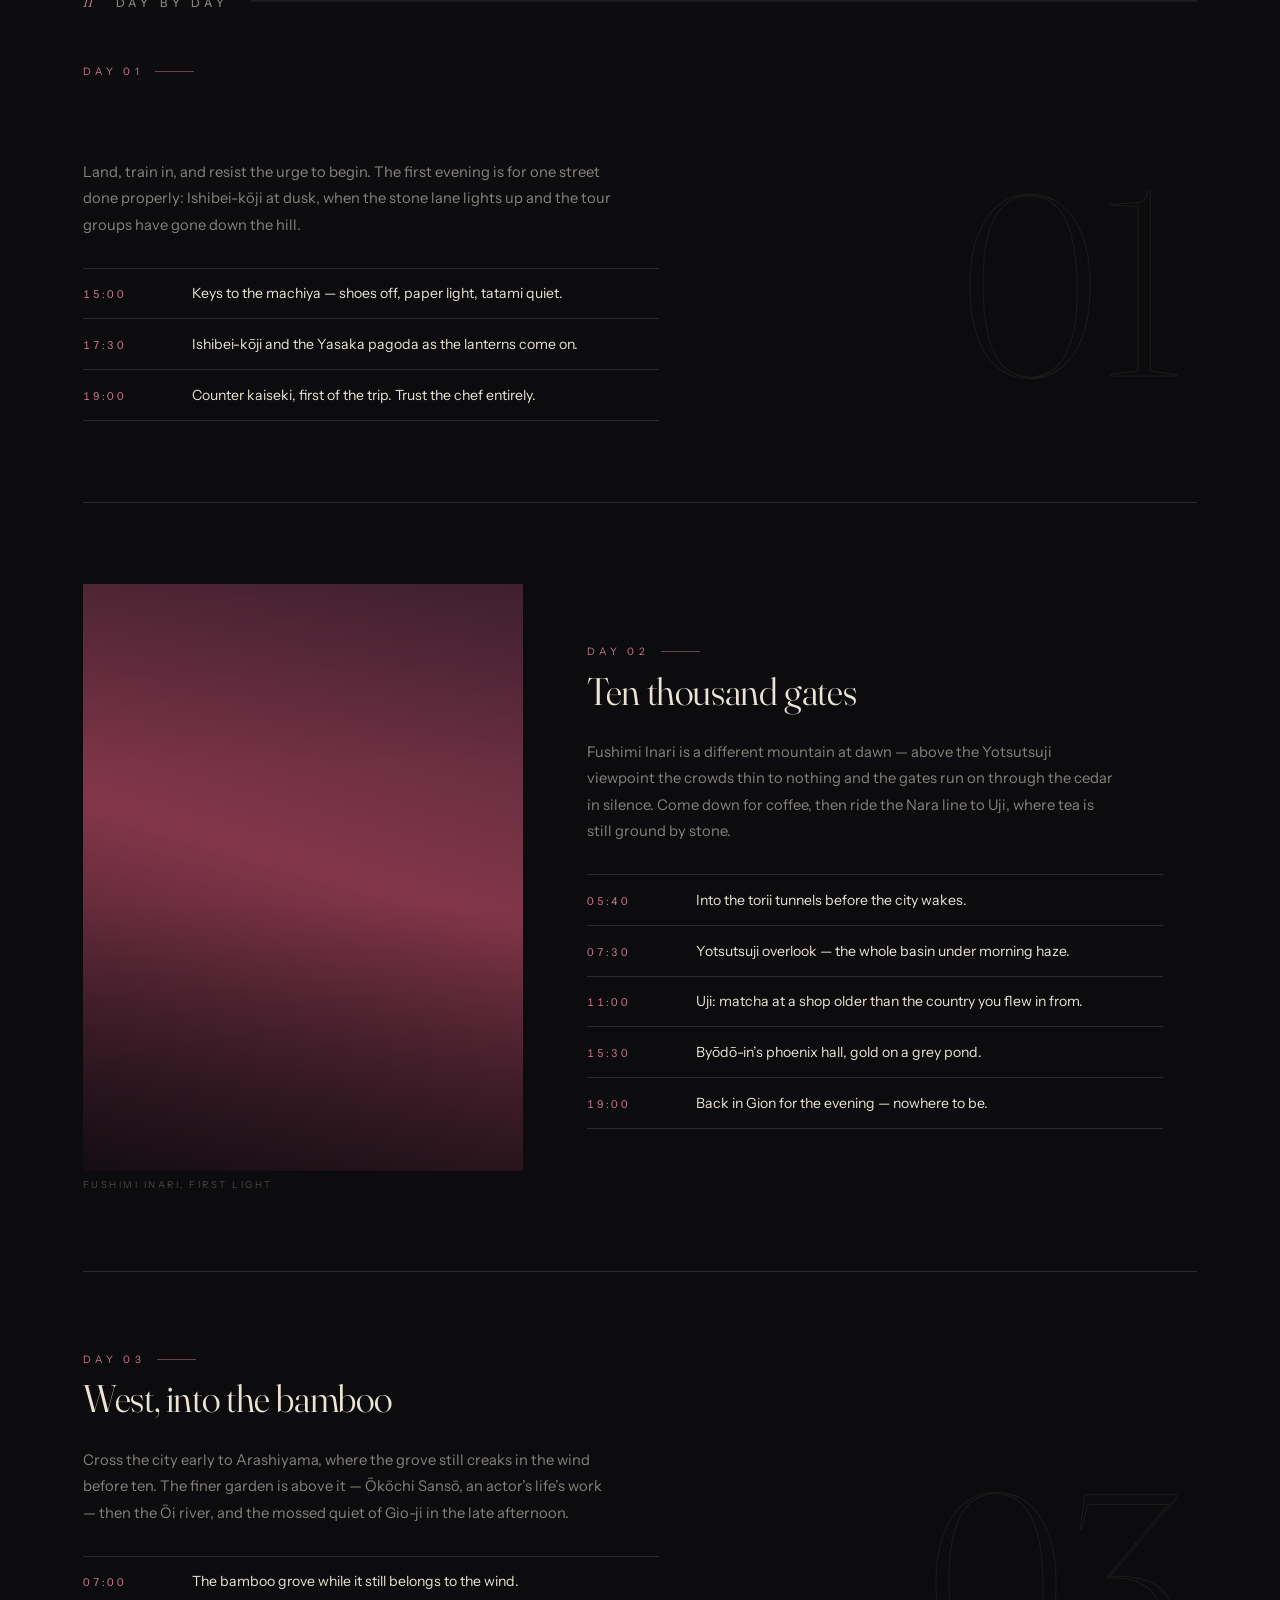
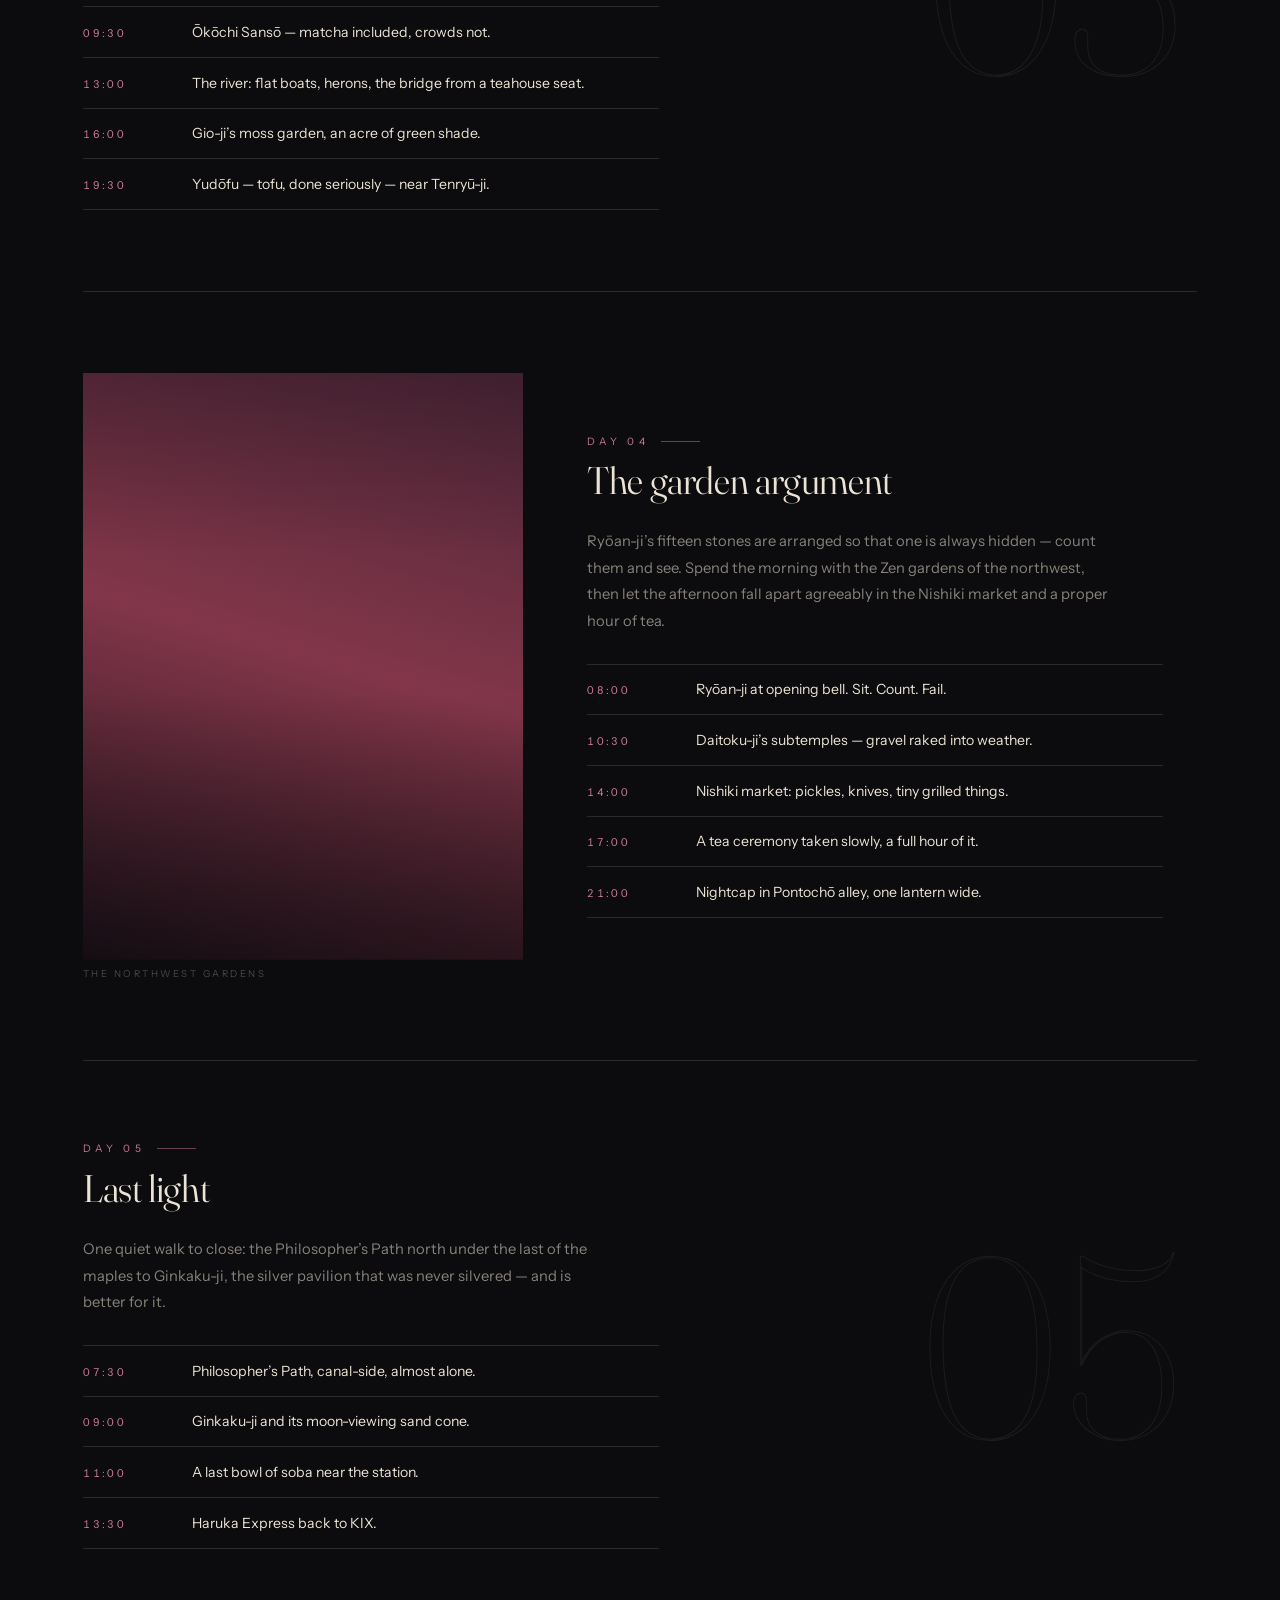
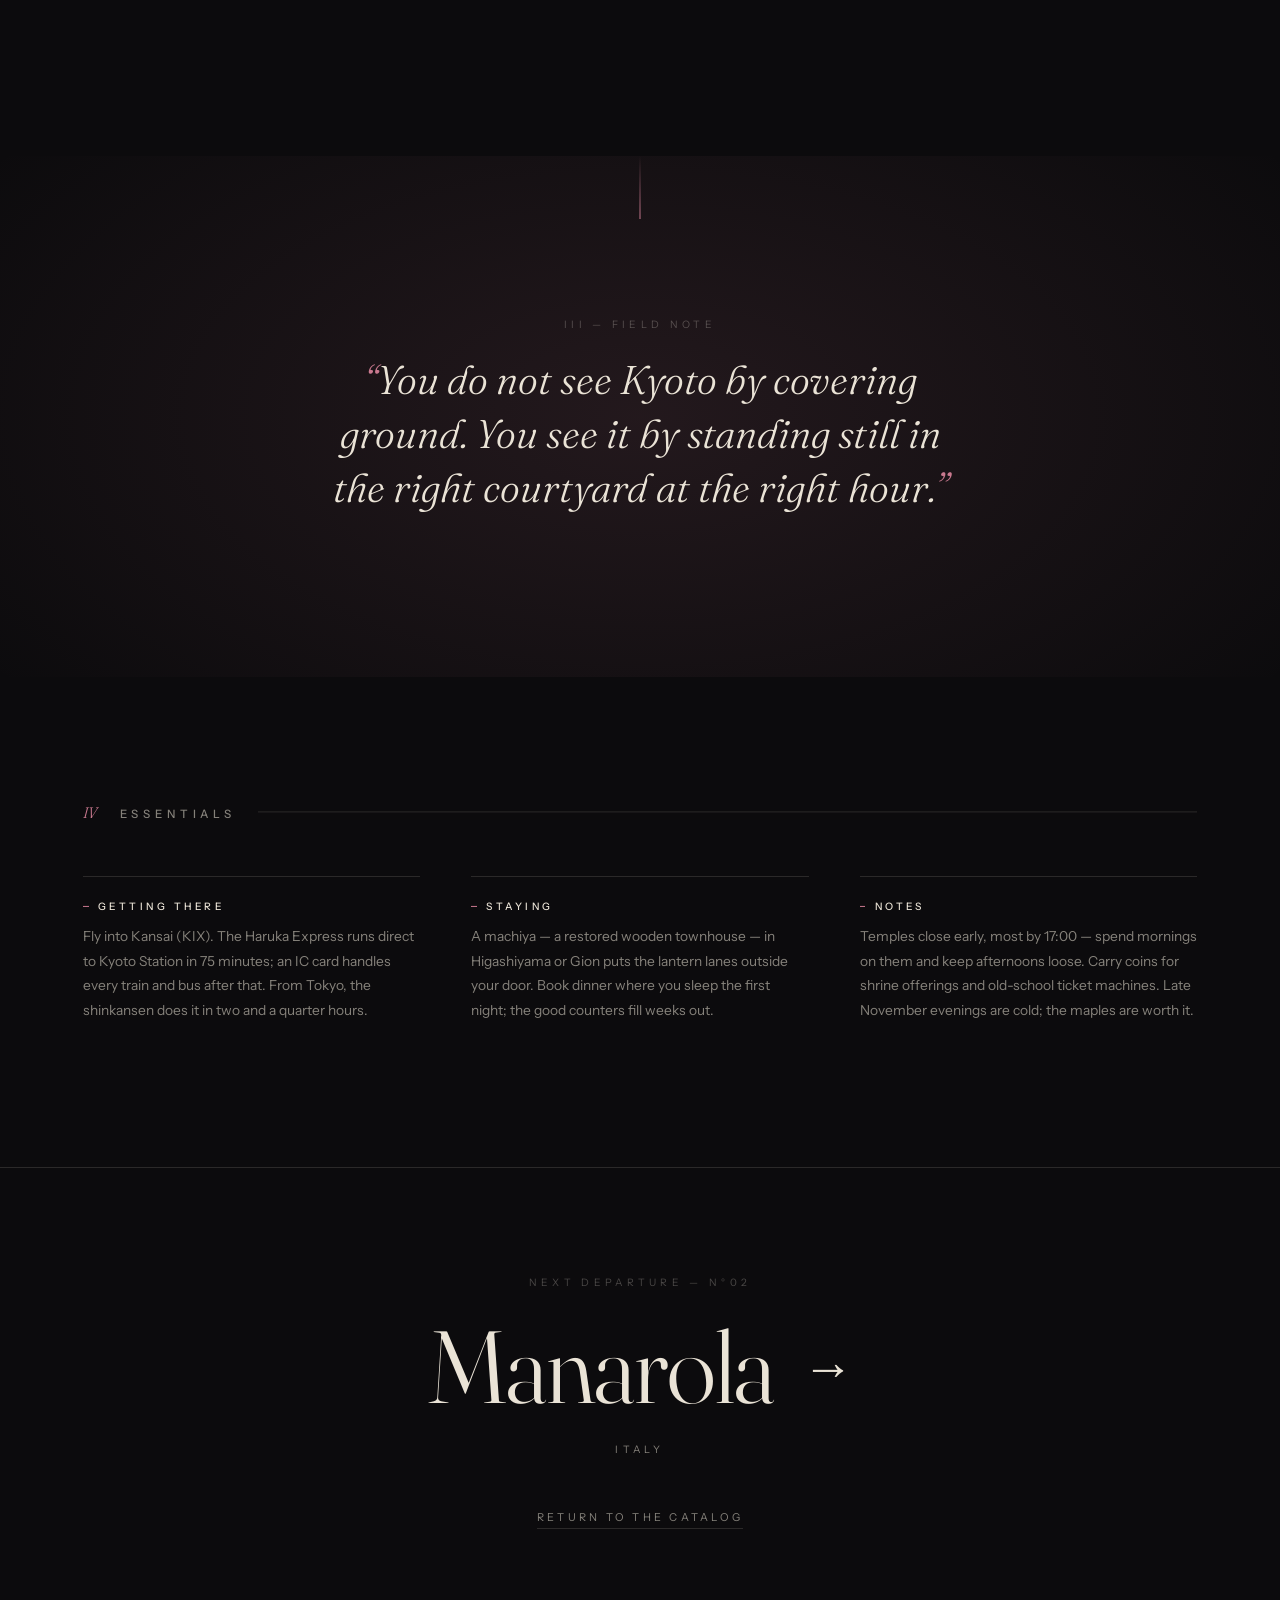
<file: itinerary/kyoto.html>
<!DOCTYPE html>
<html lang="en">
<head>
  <meta charset="UTF-8" />
  <meta name="viewport" content="width=device-width, initial-scale=1.0" />
  <title>Kyoto — Itinerary N°01 · MERIDIAN</title>
  <meta name="description" content="Five days on the old capital’s quiet side — dawn shrines before the crowds, raked gravel at opening bell, tea poured slowly, and the long amber evenings of Higashiyama." />
  <link rel="icon" href="data:image/svg+xml,%3Csvg xmlns='http://www.w3.org/2000/svg' viewBox='0 0 32 32'%3E%3Ccircle cx='16' cy='16' r='13' fill='none' stroke='%23d8cdbd' stroke-width='2'/%3E%3Cline x1='16' y1='3' x2='16' y2='29' stroke='%23d8cdbd' stroke-width='2'/%3E%3C/svg%3E" />
  <link rel="preload" href="../assets/fonts/fraunces-var.woff2" as="font" type="font/woff2" crossorigin />
  <link rel="stylesheet" href="../css/itinerary.css" />
</head>
<body data-city="kyoto" style="--accent: #c9798f; --accent-soft: rgba(201, 121, 143, 0.12);">

  <!-- Fixed chrome -->
  <header class="chrome chrome--top">
    <a class="brand" href="../index.html#kyoto">
      <span class="brand__mark" aria-hidden="true"></span>
      Meridian
    </a>
    <p class="chrome__note">Itinerary<span class="chrome__note-sep">·</span><em>N°01 — Kyoto</em></p>
  </header>

  <div class="chrome chrome--bottom">
    <span></span>
    <div class="indicator" aria-hidden="true">
      <span class="indicator__place">Kyoto, Japan</span>
      <span class="indicator__counter">
        <span class="indicator__no">01</span>
        <span class="indicator__rule"></span>
        <span class="indicator__total">06</span>
      </span>
    </div>
  </div>

  <!-- Section rail navigation -->
  <nav class="rail" id="rail" aria-label="Page sections"></nav>

  <main>

    <!-- Hero -->
    <section class="hero" data-rail="Overview">
      <div class="hero__backdrop" data-photo="hero" aria-hidden="true"><img class="hero__backdrop-img" alt="" /></div>
      <span class="hero__ghost" aria-hidden="true">01</span>
      <div class="hero__content">
        <p class="hero__kicker reveal" style="--d: 0">
          <span class="hero__no">N°01</span>
          <span>Japan</span>
          <span>Five days</span>
        </p>
        <h1 class="hero__city">Kyoto</h1>
        <div class="hero__meta">
          <p class="hero__coords reveal" style="--d: 1">35.0116° N — 135.7681° E</p>
          <p class="hero__standfirst reveal" style="--d: 2">Five days on the old capital’s quiet side — dawn shrines before the crowds, raked gravel at opening bell, tea poured slowly, and the long amber evenings of Higashiyama.</p>
        </div>
      </div>
      <p class="hero__cue" aria-hidden="true">
        <span class="hero__cue-line"></span>
        The itinerary
      </p>
    </section>

    <div class="sheet">

      <!-- I · The brief -->
      <section class="section" data-rail="The brief" aria-labelledby="brief-title">
        <header class="section__head sreveal">
          <span class="section__index" aria-hidden="true">I</span>
          <h2 class="section__title" id="brief-title">The brief</h2>
        </header>
        <div class="brief">
          <div class="brief__prose">
            <p class="brief__lede sreveal">Kyoto rewards the early riser and quietly punishes the itinerary that tries too hard. Two thousand temples will not be seen; a dozen, taken slowly, will not be forgotten.</p>
            <p class="brief__body sreveal" style="--d: 1">This route is built around mornings. The great sights — the vermilion gates, the gravel gardens — belong to whoever arrives at first light, and Kyoto’s first light belongs to almost no one. Afternoons are left deliberately loose: tea, side streets, a river bank. The city does the rest.</p>
            <p class="brief__body sreveal" style="--d: 2">Base yourself east, in Higashiyama, where the lanes still run on lantern-light after dusk. Everything in these five days is reachable by train, bus or on foot — the single day trip, to the tea town of Uji, is twenty minutes down the Nara line.</p>
          </div>
          <dl class="facts sreveal" style="--d: 2">
            <div class="facts__row">
              <dt>Season</dt>
              <dd>Late November — momiji</dd>
            </div>
            <div class="facts__row">
              <dt>Duration</dt>
              <dd>Five days</dd>
            </div>
            <div class="facts__row">
              <dt>Pace</dt>
              <dd>Slow mornings, slower evenings</dd>
            </div>
            <div class="facts__row">
              <dt>Base</dt>
              <dd>A machiya in Higashiyama</dd>
            </div>
            <div class="facts__row">
              <dt>Getting in</dt>
              <dd>KIX → Haruka Express, 75 min</dd>
            </div>
          </dl>
        </div>
      </section>

      <!-- II · Day by day -->
      <section class="section" data-rail="Day by day" aria-labelledby="days-title">
        <header class="section__head sreveal">
          <span class="section__index" aria-hidden="true">II</span>
          <h2 class="section__title" id="days-title">Day by day</h2>
        </header>

      <article class="day" data-ghost="01">
        <div class="day__text">
          <p class="day__no sreveal">Day 01 <span class="visually-hidden">of 5</span></p>
          <h3 class="day__title sreveal" style="--d: 1">Arrival — the lantern hour</h3>
          <p class="day__body sreveal" style="--d: 2">Land, train in, and resist the urge to begin. The first evening is for one street done properly: Ishibei-kōji at dusk, when the stone lane lights up and the tour groups have gone down the hill.</p>
          <ul class="moments sreveal" style="--d: 3">
          <li>
            <span class="moments__time">15:00</span>
            <span class="moments__what">Keys to the machiya — shoes off, paper light, tatami quiet.</span>
          </li>
          <li>
            <span class="moments__time">17:30</span>
            <span class="moments__what">Ishibei-kōji and the Yasaka pagoda as the lanterns come on.</span>
          </li>
          <li>
            <span class="moments__time">19:00</span>
            <span class="moments__what">Counter kaiseki, first of the trip. Trust the chef entirely.</span>
          </li>
          </ul>
        </div>
      </article>

      <article class="day day--photo day--flip" data-ghost="02">
        <div class="day__text">
          <p class="day__no sreveal">Day 02 <span class="visually-hidden">of 5</span></p>
          <h3 class="day__title sreveal" style="--d: 1">Ten thousand gates</h3>
          <p class="day__body sreveal" style="--d: 2">Fushimi Inari is a different mountain at dawn — above the Yotsutsuji viewpoint the crowds thin to nothing and the gates run on through the cedar in silence. Come down for coffee, then ride the Nara line to Uji, where tea is still ground by stone.</p>
          <ul class="moments sreveal" style="--d: 3">
          <li>
            <span class="moments__time">05:40</span>
            <span class="moments__what">Into the torii tunnels before the city wakes.</span>
          </li>
          <li>
            <span class="moments__time">07:30</span>
            <span class="moments__what">Yotsutsuji overlook — the whole basin under morning haze.</span>
          </li>
          <li>
            <span class="moments__time">11:00</span>
            <span class="moments__what">Uji: matcha at a shop older than the country you flew in from.</span>
          </li>
          <li>
            <span class="moments__time">15:30</span>
            <span class="moments__what">Byōdō-in’s phoenix hall, gold on a grey pond.</span>
          </li>
          <li>
            <span class="moments__time">19:00</span>
            <span class="moments__what">Back in Gion for the evening — nowhere to be.</span>
          </li>
          </ul>
        </div>
        <figure class="day__figure" data-photo="torii">
          <div class="plate">
            <img class="plate__img" alt="Vermilion torii gates of Fushimi Inari receding into dawn mist" />
            <div class="plate__veil"></div>
          </div>
          <figcaption class="day__caption">
            <span>Fushimi Inari, first light</span>
            <span class="day__credit" data-credit></span>
          </figcaption>
        </figure>
      </article>

      <article class="day" data-ghost="03">
        <div class="day__text">
          <p class="day__no sreveal">Day 03 <span class="visually-hidden">of 5</span></p>
          <h3 class="day__title sreveal" style="--d: 1">West, into the bamboo</h3>
          <p class="day__body sreveal" style="--d: 2">Cross the city early to Arashiyama, where the grove still creaks in the wind before ten. The finer garden is above it — Ōkōchi Sansō, an actor’s life’s work — then the Ōi river, and the mossed quiet of Gio-ji in the late afternoon.</p>
          <ul class="moments sreveal" style="--d: 3">
          <li>
            <span class="moments__time">07:00</span>
            <span class="moments__what">The bamboo grove while it still belongs to the wind.</span>
          </li>
          <li>
            <span class="moments__time">09:30</span>
            <span class="moments__what">Ōkōchi Sansō — matcha included, crowds not.</span>
          </li>
          <li>
            <span class="moments__time">13:00</span>
            <span class="moments__what">The river: flat boats, herons, the bridge from a teahouse seat.</span>
          </li>
          <li>
            <span class="moments__time">16:00</span>
            <span class="moments__what">Gio-ji’s moss garden, an acre of green shade.</span>
          </li>
          <li>
            <span class="moments__time">19:30</span>
            <span class="moments__what">Yudōfu — tofu, done seriously — near Tenryū-ji.</span>
          </li>
          </ul>
        </div>
      </article>

      <article class="day day--photo day--flip" data-ghost="04">
        <div class="day__text">
          <p class="day__no sreveal">Day 04 <span class="visually-hidden">of 5</span></p>
          <h3 class="day__title sreveal" style="--d: 1">The garden argument</h3>
          <p class="day__body sreveal" style="--d: 2">Ryōan-ji’s fifteen stones are arranged so that one is always hidden — count them and see. Spend the morning with the Zen gardens of the northwest, then let the afternoon fall apart agreeably in the Nishiki market and a proper hour of tea.</p>
          <ul class="moments sreveal" style="--d: 3">
          <li>
            <span class="moments__time">08:00</span>
            <span class="moments__what">Ryōan-ji at opening bell. Sit. Count. Fail.</span>
          </li>
          <li>
            <span class="moments__time">10:30</span>
            <span class="moments__what">Daitoku-ji’s subtemples — gravel raked into weather.</span>
          </li>
          <li>
            <span class="moments__time">14:00</span>
            <span class="moments__what">Nishiki market: pickles, knives, tiny grilled things.</span>
          </li>
          <li>
            <span class="moments__time">17:00</span>
            <span class="moments__what">A tea ceremony taken slowly, a full hour of it.</span>
          </li>
          <li>
            <span class="moments__time">21:00</span>
            <span class="moments__what">Nightcap in Pontochō alley, one lantern wide.</span>
          </li>
          </ul>
        </div>
        <figure class="day__figure" data-photo="garden">
          <div class="plate">
            <img class="plate__img" alt="Raked gravel and stones of a Kyoto zen garden in early light" />
            <div class="plate__veil"></div>
          </div>
          <figcaption class="day__caption">
            <span>The northwest gardens</span>
            <span class="day__credit" data-credit></span>
          </figcaption>
        </figure>
      </article>

      <article class="day" data-ghost="05">
        <div class="day__text">
          <p class="day__no sreveal">Day 05 <span class="visually-hidden">of 5</span></p>
          <h3 class="day__title sreveal" style="--d: 1">Last light</h3>
          <p class="day__body sreveal" style="--d: 2">One quiet walk to close: the Philosopher’s Path north under the last of the maples to Ginkaku-ji, the silver pavilion that was never silvered — and is better for it.</p>
          <ul class="moments sreveal" style="--d: 3">
          <li>
            <span class="moments__time">07:30</span>
            <span class="moments__what">Philosopher’s Path, canal-side, almost alone.</span>
          </li>
          <li>
            <span class="moments__time">09:00</span>
            <span class="moments__what">Ginkaku-ji and its moon-viewing sand cone.</span>
          </li>
          <li>
            <span class="moments__time">11:00</span>
            <span class="moments__what">A last bowl of soba near the station.</span>
          </li>
          <li>
            <span class="moments__time">13:30</span>
            <span class="moments__what">Haruka Express back to KIX.</span>
          </li>
          </ul>
        </div>
      </article>
      </section>

    </div>

    <!-- III · Field note -->
    <section class="note" data-rail="Field note" aria-labelledby="note-title">
      <div class="note__inner">
        <p class="note__kicker sreveal" id="note-title">III — Field note</p>
        <blockquote class="note__quote sreveal" style="--d: 1">You do not see Kyoto by covering ground. You see it by standing still in the right courtyard at the right hour.</blockquote>
      </div>
    </section>

    <div class="sheet">

      <!-- IV · Essentials -->
      <section class="section" data-rail="Essentials" aria-labelledby="essentials-title">
        <header class="section__head sreveal">
          <span class="section__index" aria-hidden="true">IV</span>
          <h2 class="section__title" id="essentials-title">Essentials</h2>
        </header>
        <div class="essentials">
        <div class="essential sreveal" style="--d: 0">
          <h3 class="essential__title">Getting there</h3>
          <p class="essential__body">Fly into Kansai (KIX). The Haruka Express runs direct to Kyoto Station in 75 minutes; an IC card handles every train and bus after that. From Tokyo, the shinkansen does it in two and a quarter hours.</p>
        </div>
        <div class="essential sreveal" style="--d: 1">
          <h3 class="essential__title">Staying</h3>
          <p class="essential__body">A machiya — a restored wooden townhouse — in Higashiyama or Gion puts the lantern lanes outside your door. Book dinner where you sleep the first night; the good counters fill weeks out.</p>
        </div>
        <div class="essential sreveal" style="--d: 2">
          <h3 class="essential__title">Notes</h3>
          <p class="essential__body">Temples close early, most by 17:00 — spend mornings on them and keep afternoons loose. Carry coins for shrine offerings and old-school ticket machines. Late November evenings are cold; the maples are worth it.</p>
        </div>
        </div>
      </section>

    </div>

    <!-- Next departure -->
    <footer class="next" data-rail="Next departure">
      <div class="next__inner">
        <p class="next__kicker sreveal">Next departure — N°02</p>
        <a class="next__link sreveal" style="--d: 1" href="manarola.html">
          Manarola
          <span class="next__arrow" aria-hidden="true">→</span>
        </a>
        <p class="next__country sreveal" style="--d: 2">Italy</p>
        <a class="next__back sreveal" style="--d: 3" href="../index.html#kyoto">Return to the catalog</a>
      </div>
    </footer>

  </main>

  <!-- Film grain overlay -->
  <div class="grain" aria-hidden="true"></div>

  <script src="../js/itinerary.js"></script>
</body>
</html>
</file>
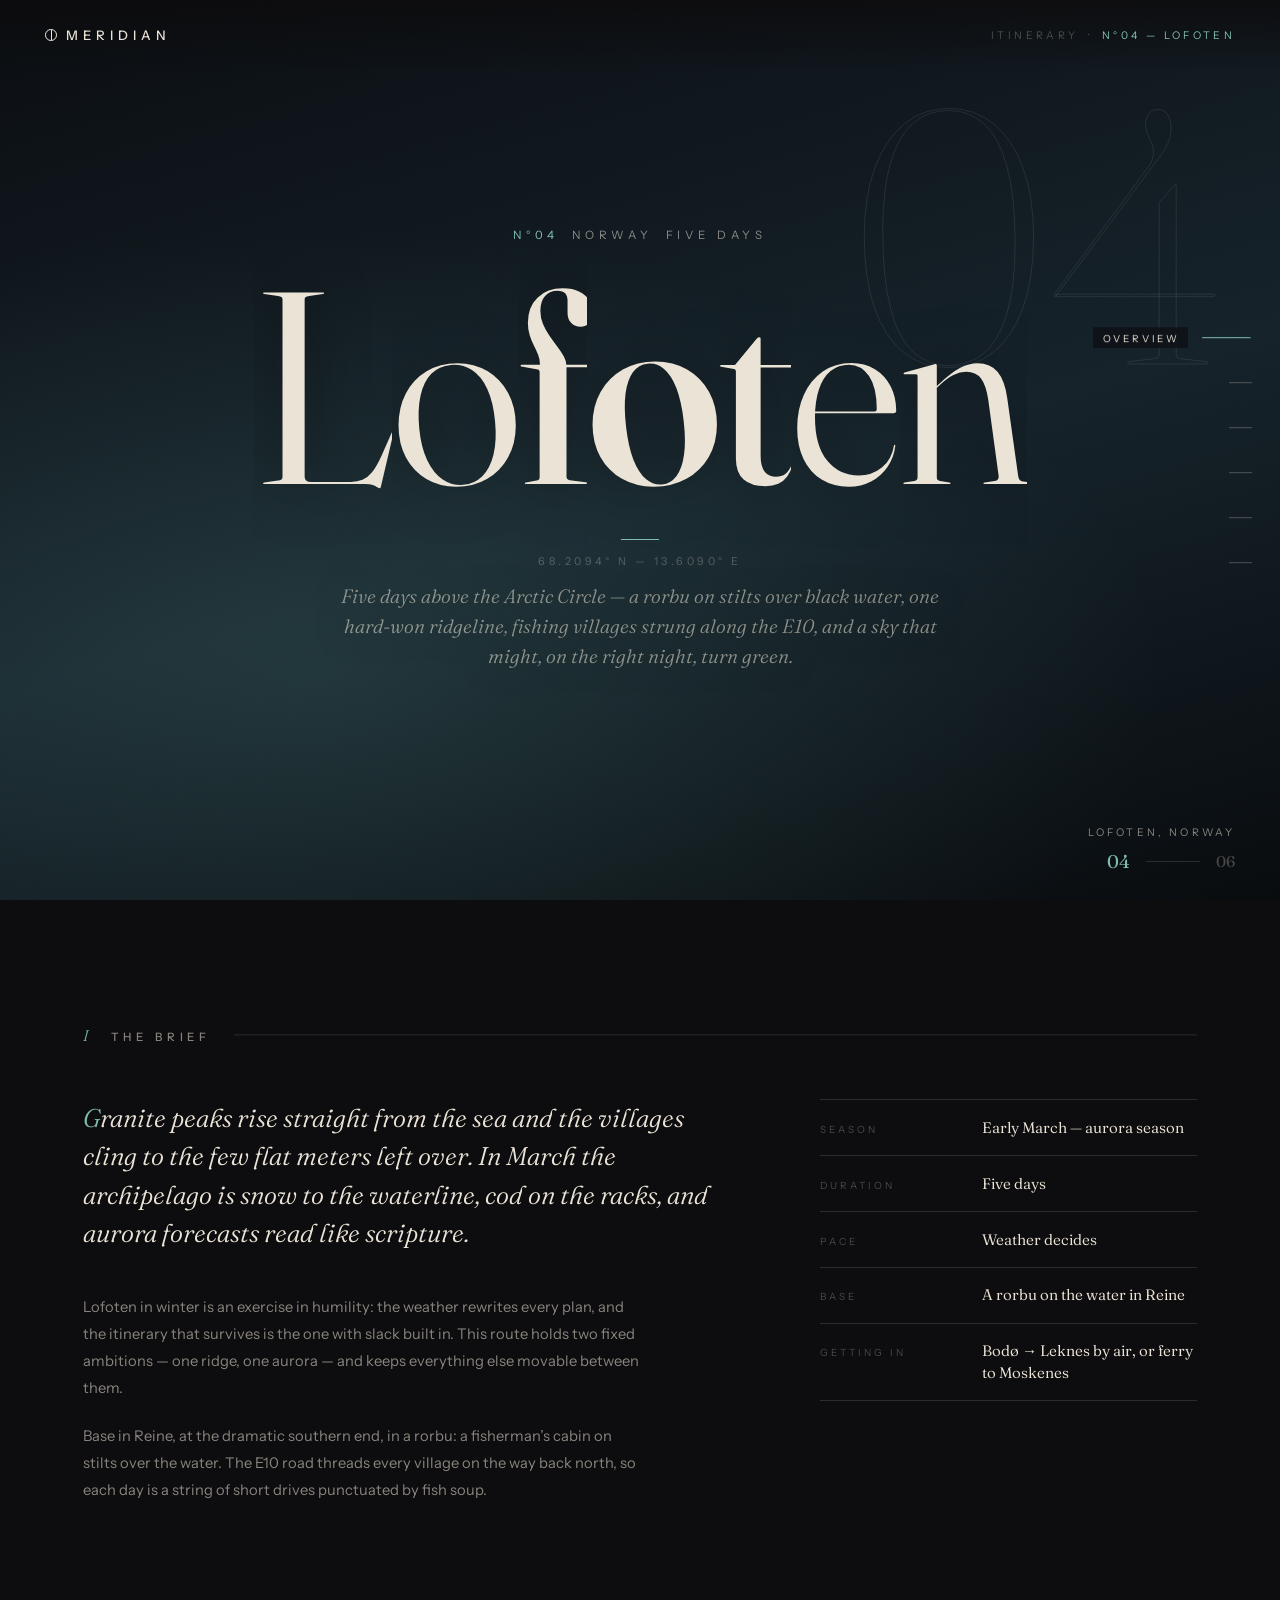
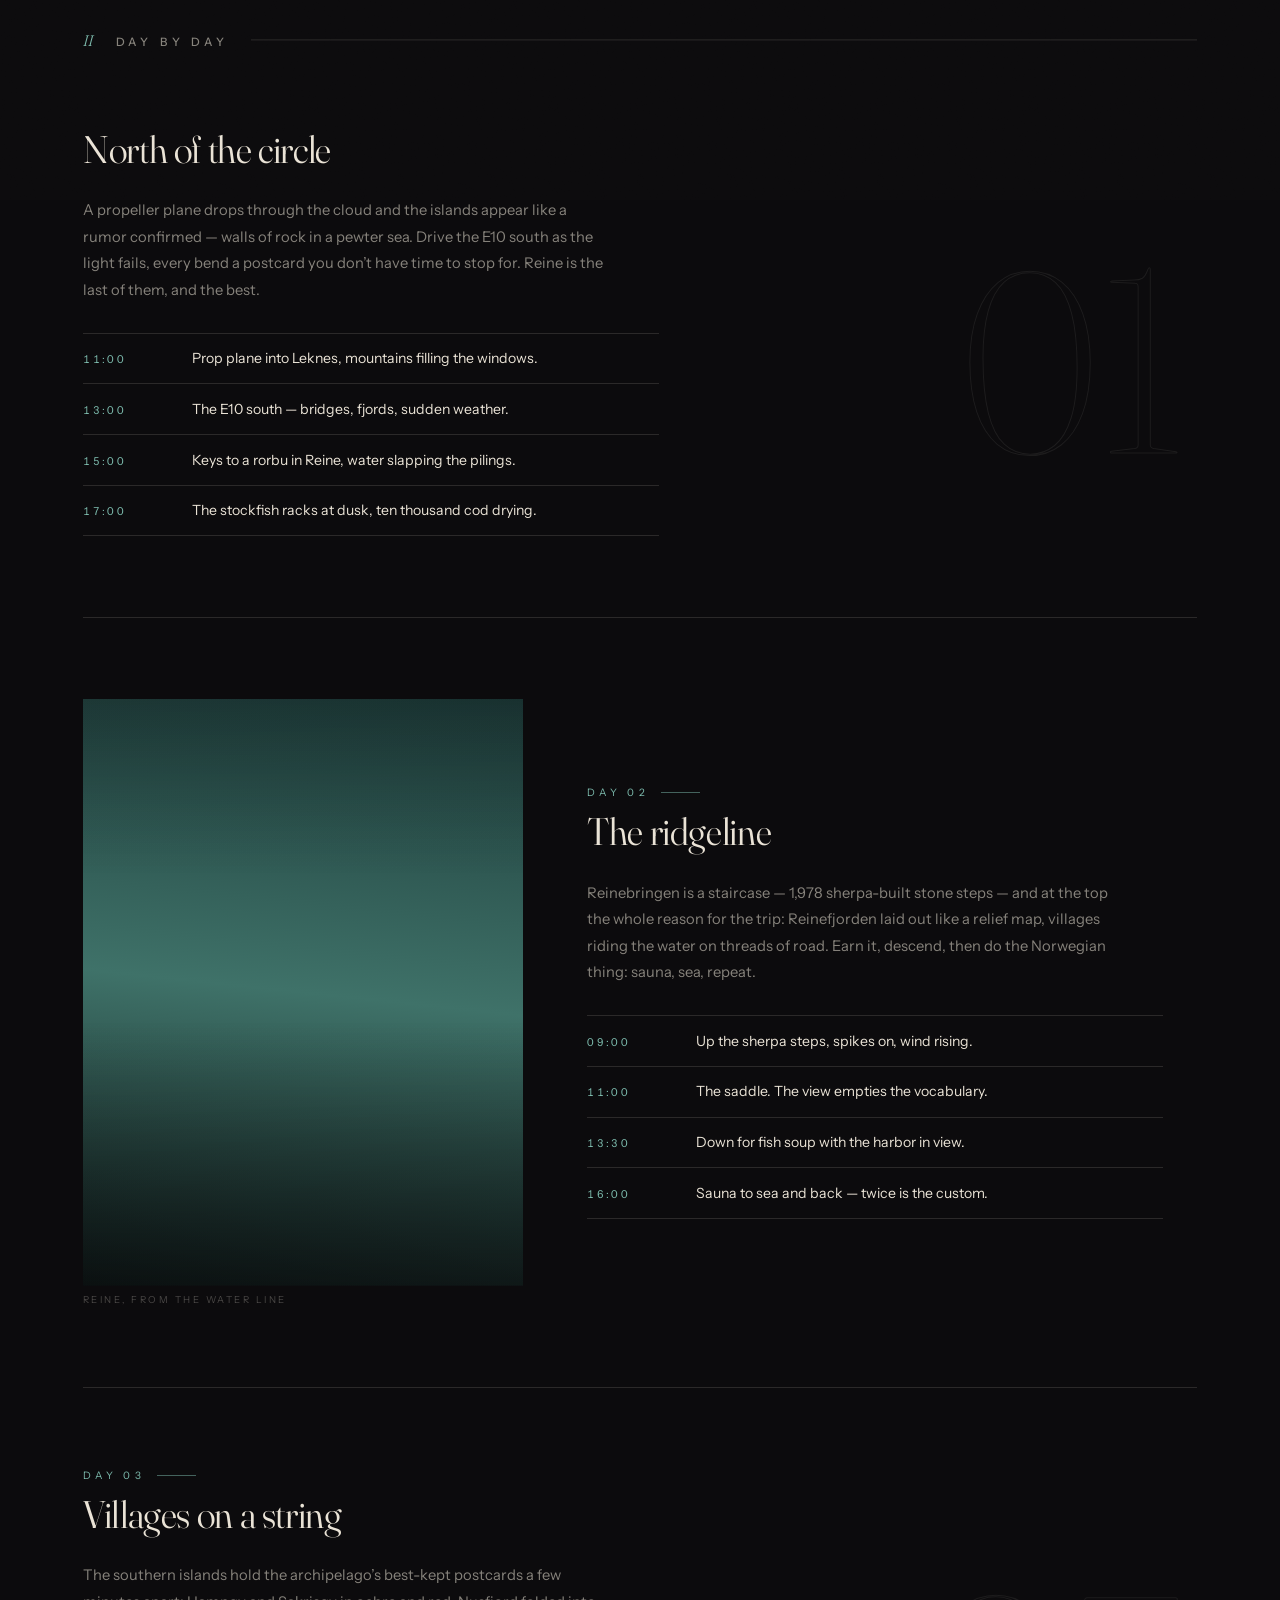
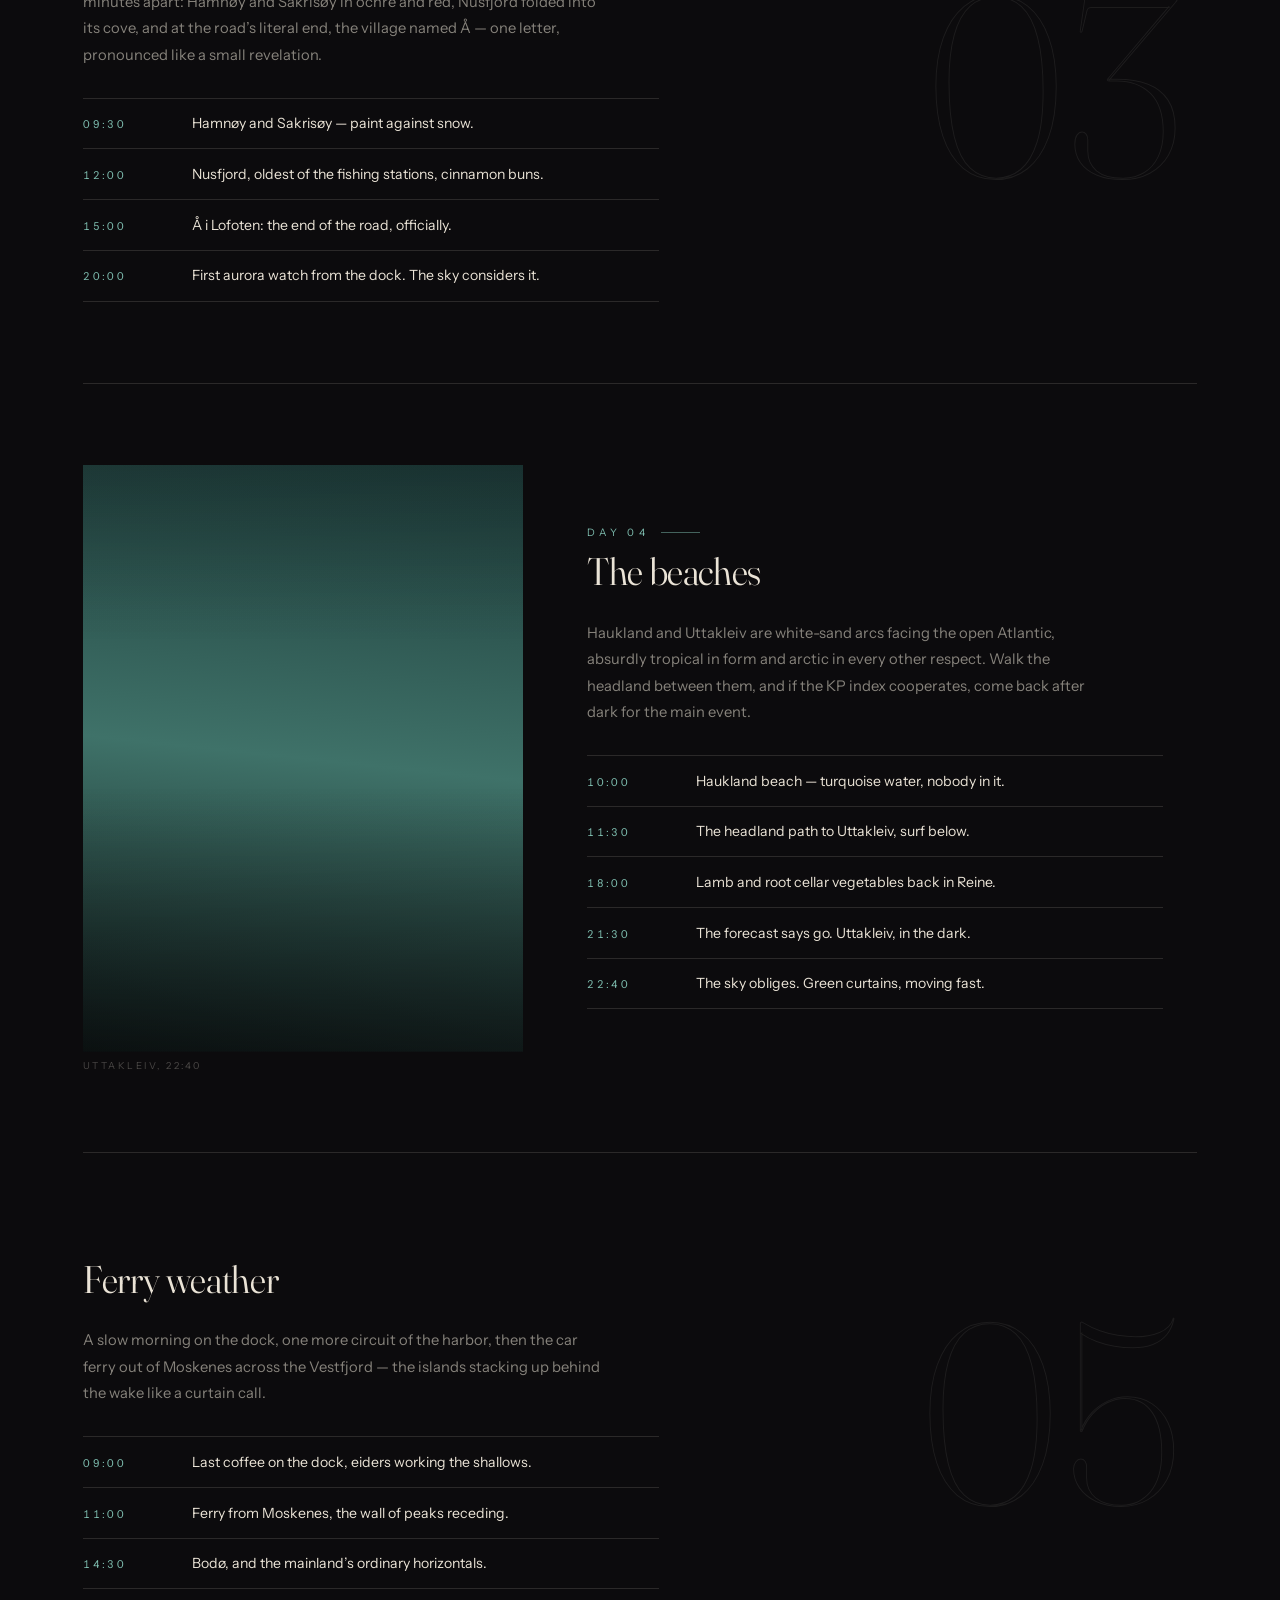
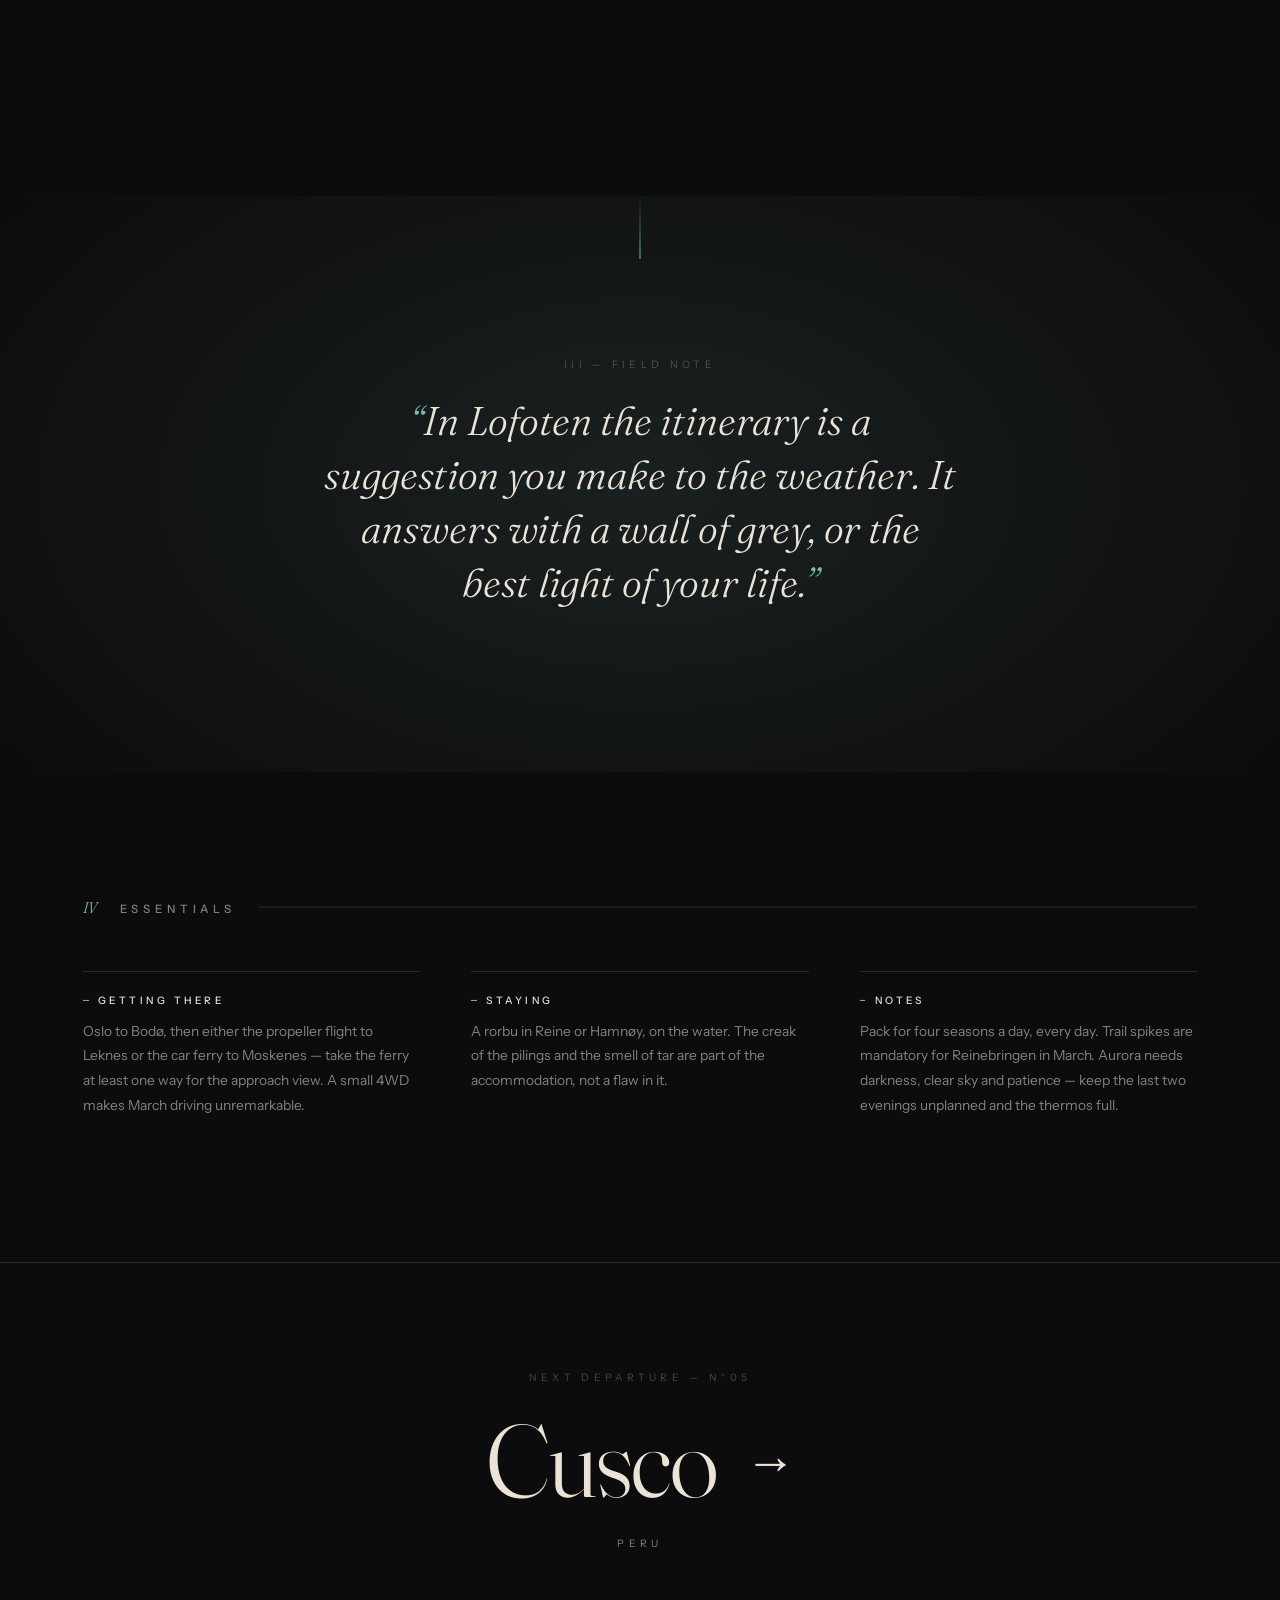
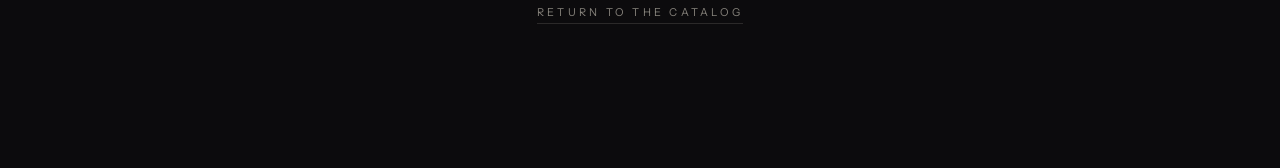
<file: itinerary/lofoten.html>
<!DOCTYPE html>
<html lang="en">
<head>
  <meta charset="UTF-8" />
  <meta name="viewport" content="width=device-width, initial-scale=1.0" />
  <title>Lofoten — Itinerary N°04 · MERIDIAN</title>
  <meta name="description" content="Five days above the Arctic Circle — a rorbu on stilts over black water, one hard-won ridgeline, fishing villages strung along the E10, and a sky that might, on the right night, turn green." />
  <link rel="icon" href="data:image/svg+xml,%3Csvg xmlns='http://www.w3.org/2000/svg' viewBox='0 0 32 32'%3E%3Ccircle cx='16' cy='16' r='13' fill='none' stroke='%23d8cdbd' stroke-width='2'/%3E%3Cline x1='16' y1='3' x2='16' y2='29' stroke='%23d8cdbd' stroke-width='2'/%3E%3C/svg%3E" />
  <link rel="preload" href="../assets/fonts/fraunces-var.woff2" as="font" type="font/woff2" crossorigin />
  <link rel="stylesheet" href="../css/itinerary.css" />
</head>
<body data-city="lofoten" style="--accent: #7dbcae; --accent-soft: rgba(125, 188, 174, 0.12);">

  <!-- Fixed chrome -->
  <header class="chrome chrome--top">
    <a class="brand" href="../index.html#lofoten">
      <span class="brand__mark" aria-hidden="true"></span>
      Meridian
    </a>
    <p class="chrome__note">Itinerary<span class="chrome__note-sep">·</span><em>N°04 — Lofoten</em></p>
  </header>

  <div class="chrome chrome--bottom">
    <span></span>
    <div class="indicator" aria-hidden="true">
      <span class="indicator__place">Lofoten, Norway</span>
      <span class="indicator__counter">
        <span class="indicator__no">04</span>
        <span class="indicator__rule"></span>
        <span class="indicator__total">06</span>
      </span>
    </div>
  </div>

  <!-- Section rail navigation -->
  <nav class="rail" id="rail" aria-label="Page sections"></nav>

  <main>

    <!-- Hero -->
    <section class="hero" data-rail="Overview">
      <div class="hero__backdrop" data-photo="hero" aria-hidden="true"><img class="hero__backdrop-img" alt="" /></div>
      <span class="hero__ghost" aria-hidden="true">04</span>
      <div class="hero__content">
        <p class="hero__kicker reveal" style="--d: 0">
          <span class="hero__no">N°04</span>
          <span>Norway</span>
          <span>Five days</span>
        </p>
        <h1 class="hero__city">Lofoten</h1>
        <div class="hero__meta">
          <p class="hero__coords reveal" style="--d: 1">68.2094° N — 13.6090° E</p>
          <p class="hero__standfirst reveal" style="--d: 2">Five days above the Arctic Circle — a rorbu on stilts over black water, one hard-won ridgeline, fishing villages strung along the E10, and a sky that might, on the right night, turn green.</p>
        </div>
      </div>
      <p class="hero__cue" aria-hidden="true">
        <span class="hero__cue-line"></span>
        The itinerary
      </p>
    </section>

    <div class="sheet">

      <!-- I · The brief -->
      <section class="section" data-rail="The brief" aria-labelledby="brief-title">
        <header class="section__head sreveal">
          <span class="section__index" aria-hidden="true">I</span>
          <h2 class="section__title" id="brief-title">The brief</h2>
        </header>
        <div class="brief">
          <div class="brief__prose">
            <p class="brief__lede sreveal">Granite peaks rise straight from the sea and the villages cling to the few flat meters left over. In March the archipelago is snow to the waterline, cod on the racks, and aurora forecasts read like scripture.</p>
            <p class="brief__body sreveal" style="--d: 1">Lofoten in winter is an exercise in humility: the weather rewrites every plan, and the itinerary that survives is the one with slack built in. This route holds two fixed ambitions — one ridge, one aurora — and keeps everything else movable between them.</p>
            <p class="brief__body sreveal" style="--d: 2">Base in Reine, at the dramatic southern end, in a rorbu: a fisherman’s cabin on stilts over the water. The E10 road threads every village on the way back north, so each day is a string of short drives punctuated by fish soup.</p>
          </div>
          <dl class="facts sreveal" style="--d: 2">
            <div class="facts__row">
              <dt>Season</dt>
              <dd>Early March — aurora season</dd>
            </div>
            <div class="facts__row">
              <dt>Duration</dt>
              <dd>Five days</dd>
            </div>
            <div class="facts__row">
              <dt>Pace</dt>
              <dd>Weather decides</dd>
            </div>
            <div class="facts__row">
              <dt>Base</dt>
              <dd>A rorbu on the water in Reine</dd>
            </div>
            <div class="facts__row">
              <dt>Getting in</dt>
              <dd>Bodø → Leknes by air, or ferry to Moskenes</dd>
            </div>
          </dl>
        </div>
      </section>

      <!-- II · Day by day -->
      <section class="section" data-rail="Day by day" aria-labelledby="days-title">
        <header class="section__head sreveal">
          <span class="section__index" aria-hidden="true">II</span>
          <h2 class="section__title" id="days-title">Day by day</h2>
        </header>

      <article class="day" data-ghost="01">
        <div class="day__text">
          <p class="day__no sreveal">Day 01 <span class="visually-hidden">of 5</span></p>
          <h3 class="day__title sreveal" style="--d: 1">North of the circle</h3>
          <p class="day__body sreveal" style="--d: 2">A propeller plane drops through the cloud and the islands appear like a rumor confirmed — walls of rock in a pewter sea. Drive the E10 south as the light fails, every bend a postcard you don’t have time to stop for. Reine is the last of them, and the best.</p>
          <ul class="moments sreveal" style="--d: 3">
          <li>
            <span class="moments__time">11:00</span>
            <span class="moments__what">Prop plane into Leknes, mountains filling the windows.</span>
          </li>
          <li>
            <span class="moments__time">13:00</span>
            <span class="moments__what">The E10 south — bridges, fjords, sudden weather.</span>
          </li>
          <li>
            <span class="moments__time">15:00</span>
            <span class="moments__what">Keys to a rorbu in Reine, water slapping the pilings.</span>
          </li>
          <li>
            <span class="moments__time">17:00</span>
            <span class="moments__what">The stockfish racks at dusk, ten thousand cod drying.</span>
          </li>
          </ul>
        </div>
      </article>

      <article class="day day--photo day--flip" data-ghost="02">
        <div class="day__text">
          <p class="day__no sreveal">Day 02 <span class="visually-hidden">of 5</span></p>
          <h3 class="day__title sreveal" style="--d: 1">The ridgeline</h3>
          <p class="day__body sreveal" style="--d: 2">Reinebringen is a staircase — 1,978 sherpa-built stone steps — and at the top the whole reason for the trip: Reinefjorden laid out like a relief map, villages riding the water on threads of road. Earn it, descend, then do the Norwegian thing: sauna, sea, repeat.</p>
          <ul class="moments sreveal" style="--d: 3">
          <li>
            <span class="moments__time">09:00</span>
            <span class="moments__what">Up the sherpa steps, spikes on, wind rising.</span>
          </li>
          <li>
            <span class="moments__time">11:00</span>
            <span class="moments__what">The saddle. The view empties the vocabulary.</span>
          </li>
          <li>
            <span class="moments__time">13:30</span>
            <span class="moments__what">Down for fish soup with the harbor in view.</span>
          </li>
          <li>
            <span class="moments__time">16:00</span>
            <span class="moments__what">Sauna to sea and back — twice is the custom.</span>
          </li>
          </ul>
        </div>
        <figure class="day__figure" data-photo="rorbu">
          <div class="plate">
            <img class="plate__img" alt="Red rorbu cabins on stilts at the edge of a dark fjord beneath snow-dusted peaks" />
            <div class="plate__veil"></div>
          </div>
          <figcaption class="day__caption">
            <span>Reine, from the water line</span>
            <span class="day__credit" data-credit></span>
          </figcaption>
        </figure>
      </article>

      <article class="day" data-ghost="03">
        <div class="day__text">
          <p class="day__no sreveal">Day 03 <span class="visually-hidden">of 5</span></p>
          <h3 class="day__title sreveal" style="--d: 1">Villages on a string</h3>
          <p class="day__body sreveal" style="--d: 2">The southern islands hold the archipelago’s best-kept postcards a few minutes apart: Hamnøy and Sakrisøy in ochre and red, Nusfjord folded into its cove, and at the road’s literal end, the village named Å — one letter, pronounced like a small revelation.</p>
          <ul class="moments sreveal" style="--d: 3">
          <li>
            <span class="moments__time">09:30</span>
            <span class="moments__what">Hamnøy and Sakrisøy — paint against snow.</span>
          </li>
          <li>
            <span class="moments__time">12:00</span>
            <span class="moments__what">Nusfjord, oldest of the fishing stations, cinnamon buns.</span>
          </li>
          <li>
            <span class="moments__time">15:00</span>
            <span class="moments__what">Å i Lofoten: the end of the road, officially.</span>
          </li>
          <li>
            <span class="moments__time">20:00</span>
            <span class="moments__what">First aurora watch from the dock. The sky considers it.</span>
          </li>
          </ul>
        </div>
      </article>

      <article class="day day--photo day--flip" data-ghost="04">
        <div class="day__text">
          <p class="day__no sreveal">Day 04 <span class="visually-hidden">of 5</span></p>
          <h3 class="day__title sreveal" style="--d: 1">The beaches</h3>
          <p class="day__body sreveal" style="--d: 2">Haukland and Uttakleiv are white-sand arcs facing the open Atlantic, absurdly tropical in form and arctic in every other respect. Walk the headland between them, and if the KP index cooperates, come back after dark for the main event.</p>
          <ul class="moments sreveal" style="--d: 3">
          <li>
            <span class="moments__time">10:00</span>
            <span class="moments__what">Haukland beach — turquoise water, nobody in it.</span>
          </li>
          <li>
            <span class="moments__time">11:30</span>
            <span class="moments__what">The headland path to Uttakleiv, surf below.</span>
          </li>
          <li>
            <span class="moments__time">18:00</span>
            <span class="moments__what">Lamb and root cellar vegetables back in Reine.</span>
          </li>
          <li>
            <span class="moments__time">21:30</span>
            <span class="moments__what">The forecast says go. Uttakleiv, in the dark.</span>
          </li>
          <li>
            <span class="moments__time">22:40</span>
            <span class="moments__what">The sky obliges. Green curtains, moving fast.</span>
          </li>
          </ul>
        </div>
        <figure class="day__figure" data-photo="aurora">
          <div class="plate">
            <img class="plate__img" alt="Green aurora rippling over jagged peaks and a dark beach" />
            <div class="plate__veil"></div>
          </div>
          <figcaption class="day__caption">
            <span>Uttakleiv, 22:40</span>
            <span class="day__credit" data-credit></span>
          </figcaption>
        </figure>
      </article>

      <article class="day" data-ghost="05">
        <div class="day__text">
          <p class="day__no sreveal">Day 05 <span class="visually-hidden">of 5</span></p>
          <h3 class="day__title sreveal" style="--d: 1">Ferry weather</h3>
          <p class="day__body sreveal" style="--d: 2">A slow morning on the dock, one more circuit of the harbor, then the car ferry out of Moskenes across the Vestfjord — the islands stacking up behind the wake like a curtain call.</p>
          <ul class="moments sreveal" style="--d: 3">
          <li>
            <span class="moments__time">09:00</span>
            <span class="moments__what">Last coffee on the dock, eiders working the shallows.</span>
          </li>
          <li>
            <span class="moments__time">11:00</span>
            <span class="moments__what">Ferry from Moskenes, the wall of peaks receding.</span>
          </li>
          <li>
            <span class="moments__time">14:30</span>
            <span class="moments__what">Bodø, and the mainland’s ordinary horizontals.</span>
          </li>
          </ul>
        </div>
      </article>
      </section>

    </div>

    <!-- III · Field note -->
    <section class="note" data-rail="Field note" aria-labelledby="note-title">
      <div class="note__inner">
        <p class="note__kicker sreveal" id="note-title">III — Field note</p>
        <blockquote class="note__quote sreveal" style="--d: 1">In Lofoten the itinerary is a suggestion you make to the weather. It answers with a wall of grey, or the best light of your life.</blockquote>
      </div>
    </section>

    <div class="sheet">

      <!-- IV · Essentials -->
      <section class="section" data-rail="Essentials" aria-labelledby="essentials-title">
        <header class="section__head sreveal">
          <span class="section__index" aria-hidden="true">IV</span>
          <h2 class="section__title" id="essentials-title">Essentials</h2>
        </header>
        <div class="essentials">
        <div class="essential sreveal" style="--d: 0">
          <h3 class="essential__title">Getting there</h3>
          <p class="essential__body">Oslo to Bodø, then either the propeller flight to Leknes or the car ferry to Moskenes — take the ferry at least one way for the approach view. A small 4WD makes March driving unremarkable.</p>
        </div>
        <div class="essential sreveal" style="--d: 1">
          <h3 class="essential__title">Staying</h3>
          <p class="essential__body">A rorbu in Reine or Hamnøy, on the water. The creak of the pilings and the smell of tar are part of the accommodation, not a flaw in it.</p>
        </div>
        <div class="essential sreveal" style="--d: 2">
          <h3 class="essential__title">Notes</h3>
          <p class="essential__body">Pack for four seasons a day, every day. Trail spikes are mandatory for Reinebringen in March. Aurora needs darkness, clear sky and patience — keep the last two evenings unplanned and the thermos full.</p>
        </div>
        </div>
      </section>

    </div>

    <!-- Next departure -->
    <footer class="next" data-rail="Next departure">
      <div class="next__inner">
        <p class="next__kicker sreveal">Next departure — N°05</p>
        <a class="next__link sreveal" style="--d: 1" href="cusco.html">
          Cusco
          <span class="next__arrow" aria-hidden="true">→</span>
        </a>
        <p class="next__country sreveal" style="--d: 2">Peru</p>
        <a class="next__back sreveal" style="--d: 3" href="../index.html#lofoten">Return to the catalog</a>
      </div>
    </footer>

  </main>

  <!-- Film grain overlay -->
  <div class="grain" aria-hidden="true"></div>

  <script src="../js/itinerary.js"></script>
</body>
</html>
</file>
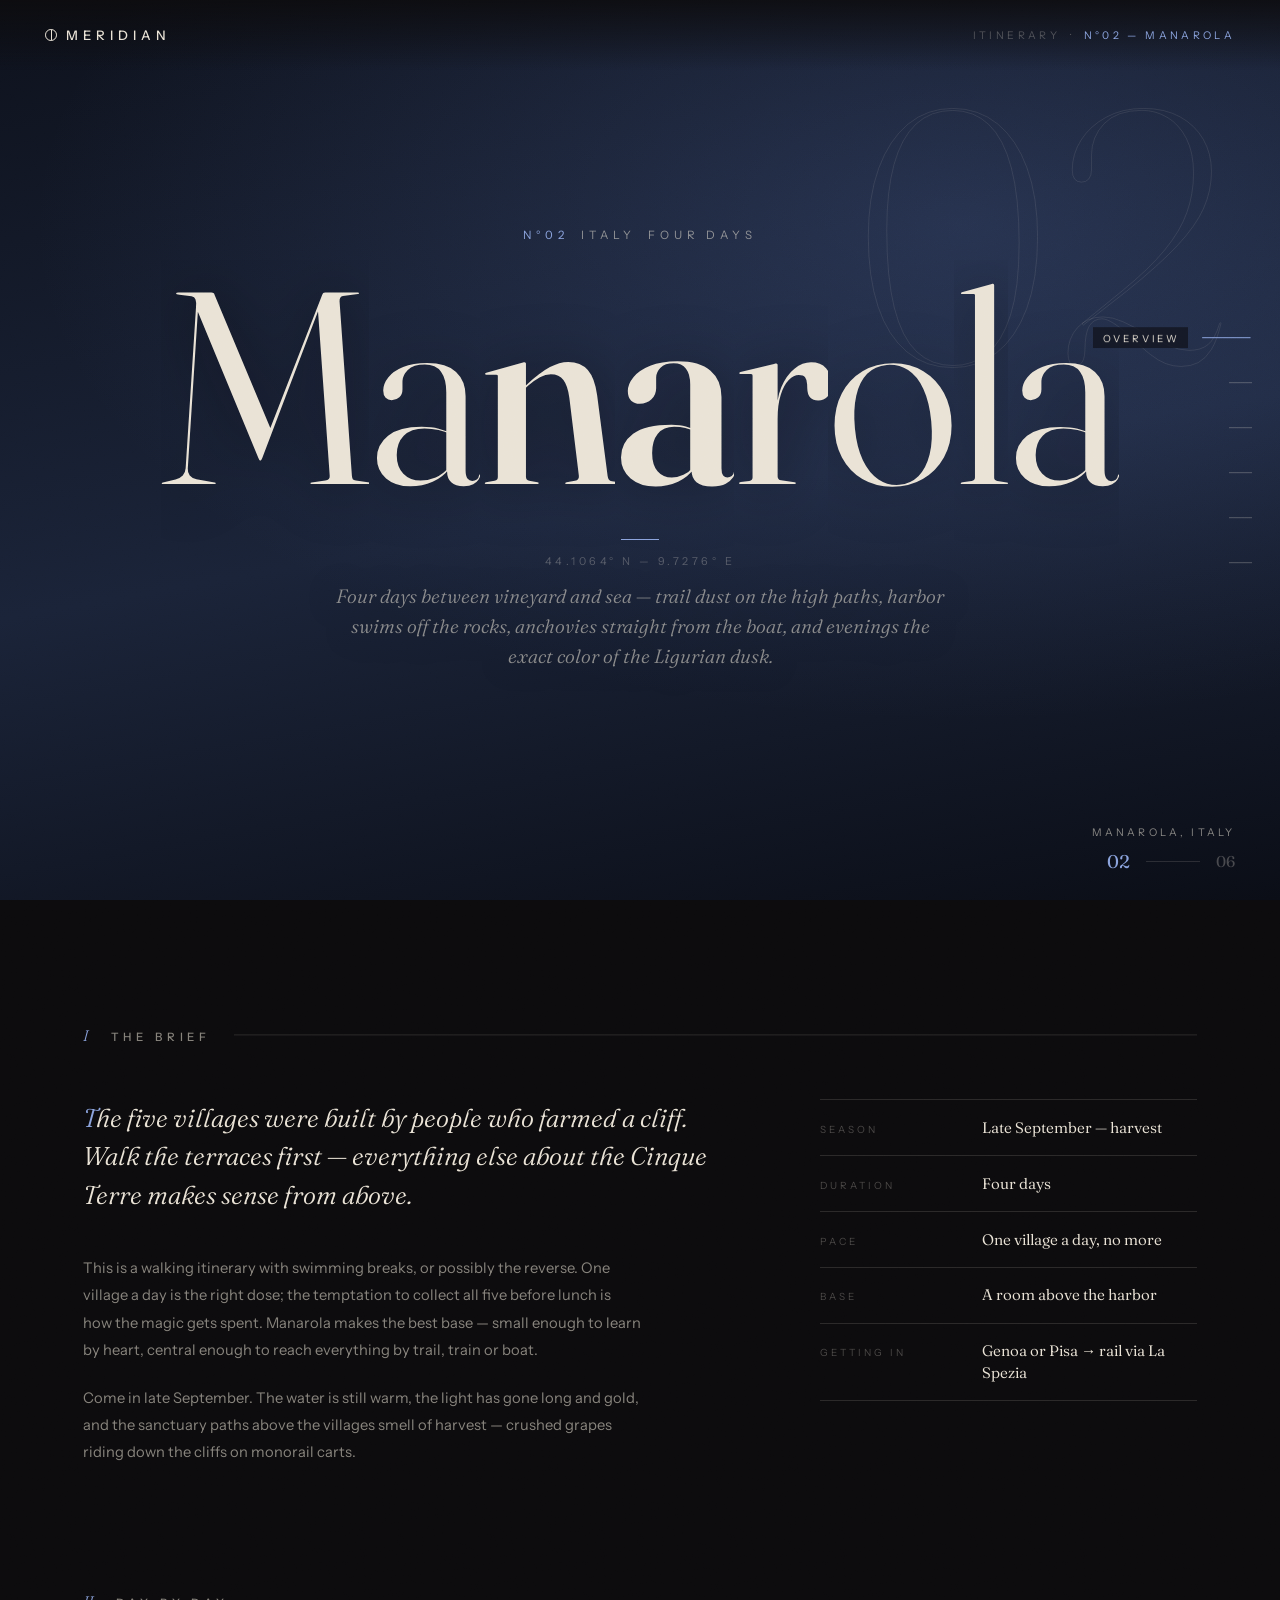
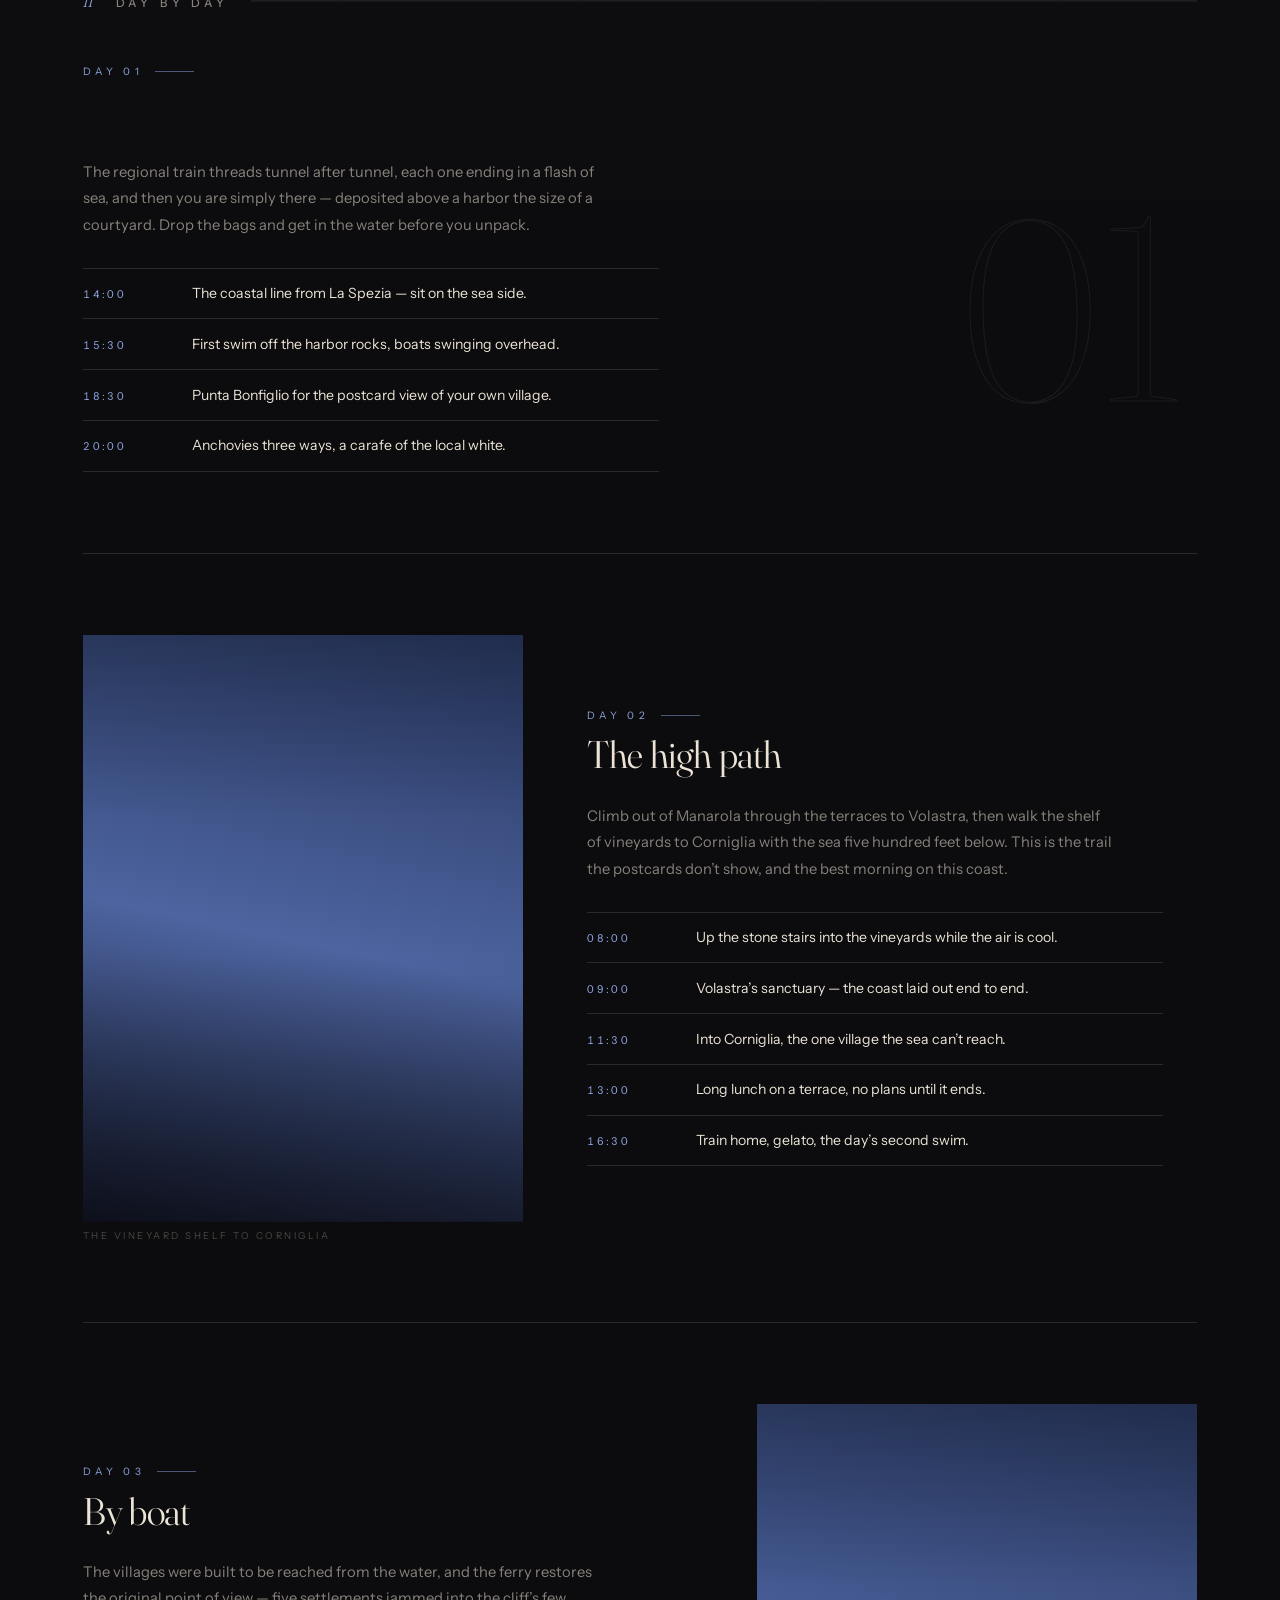
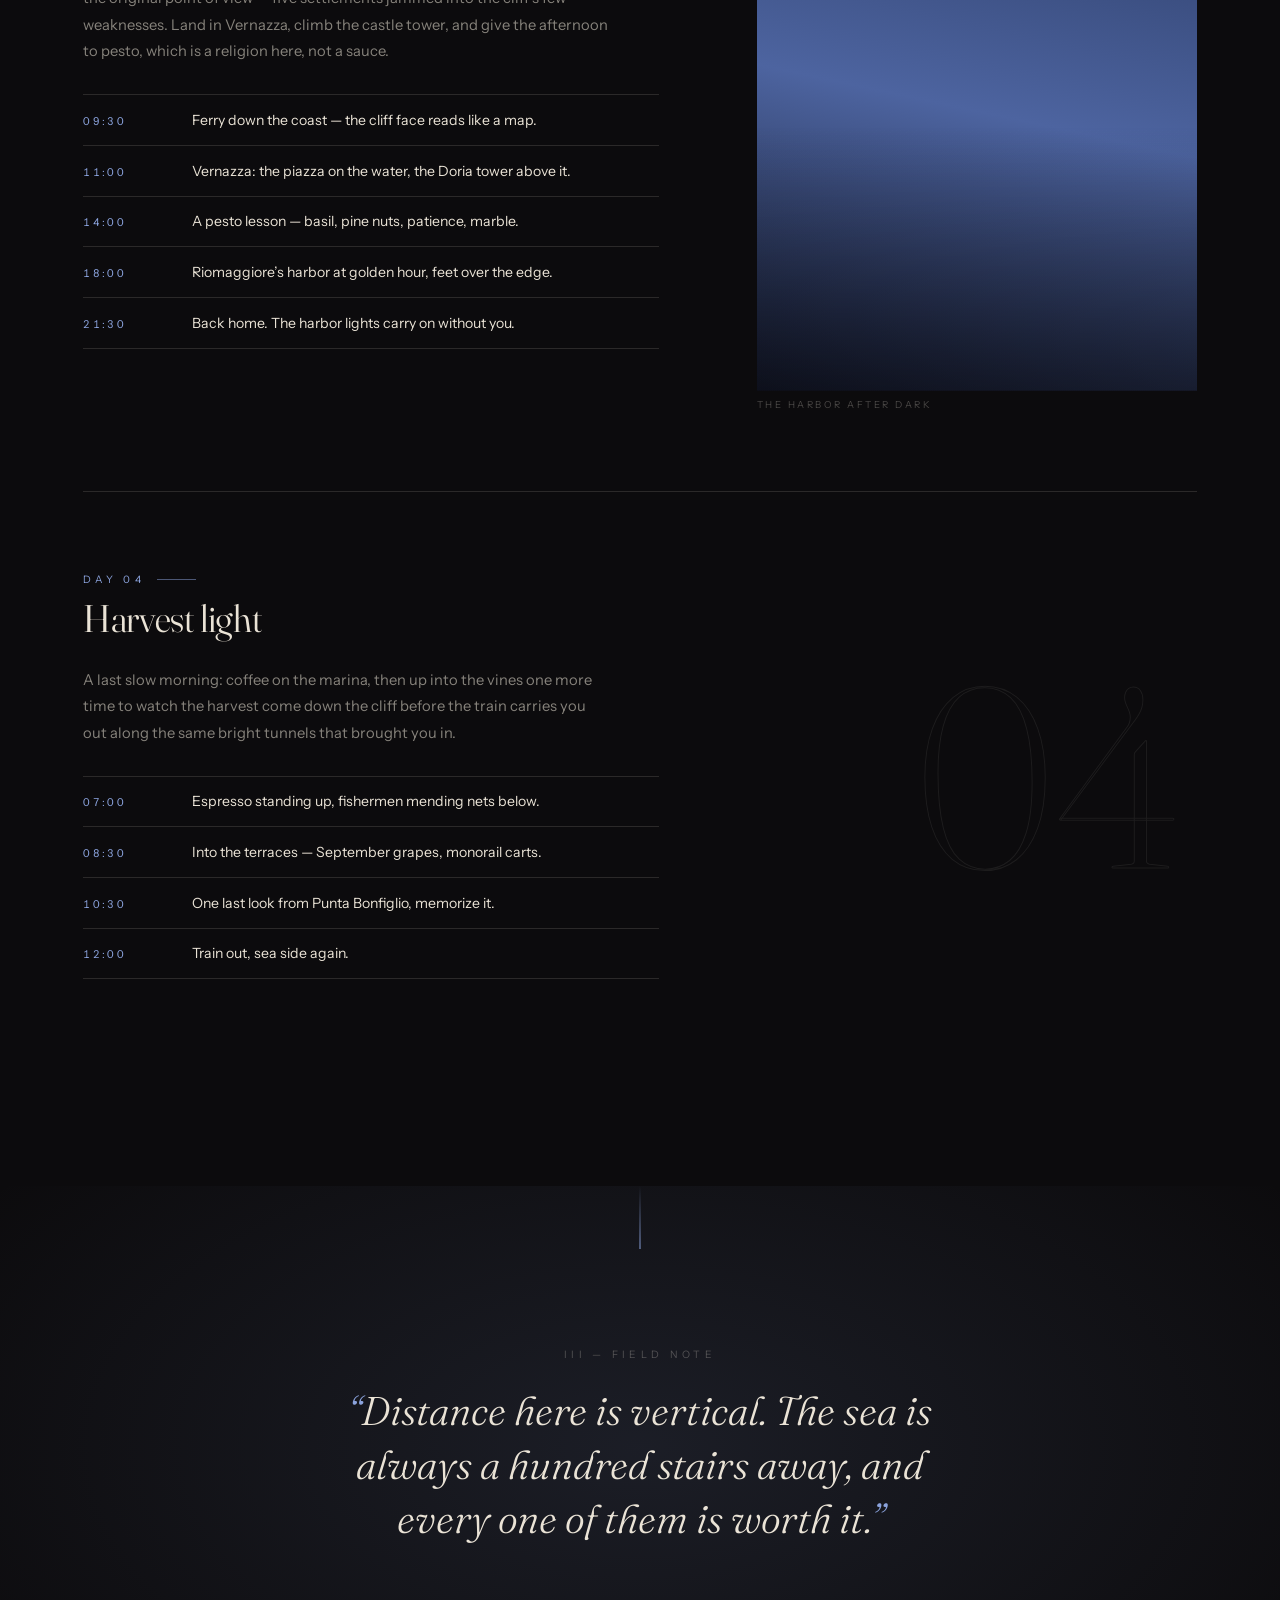
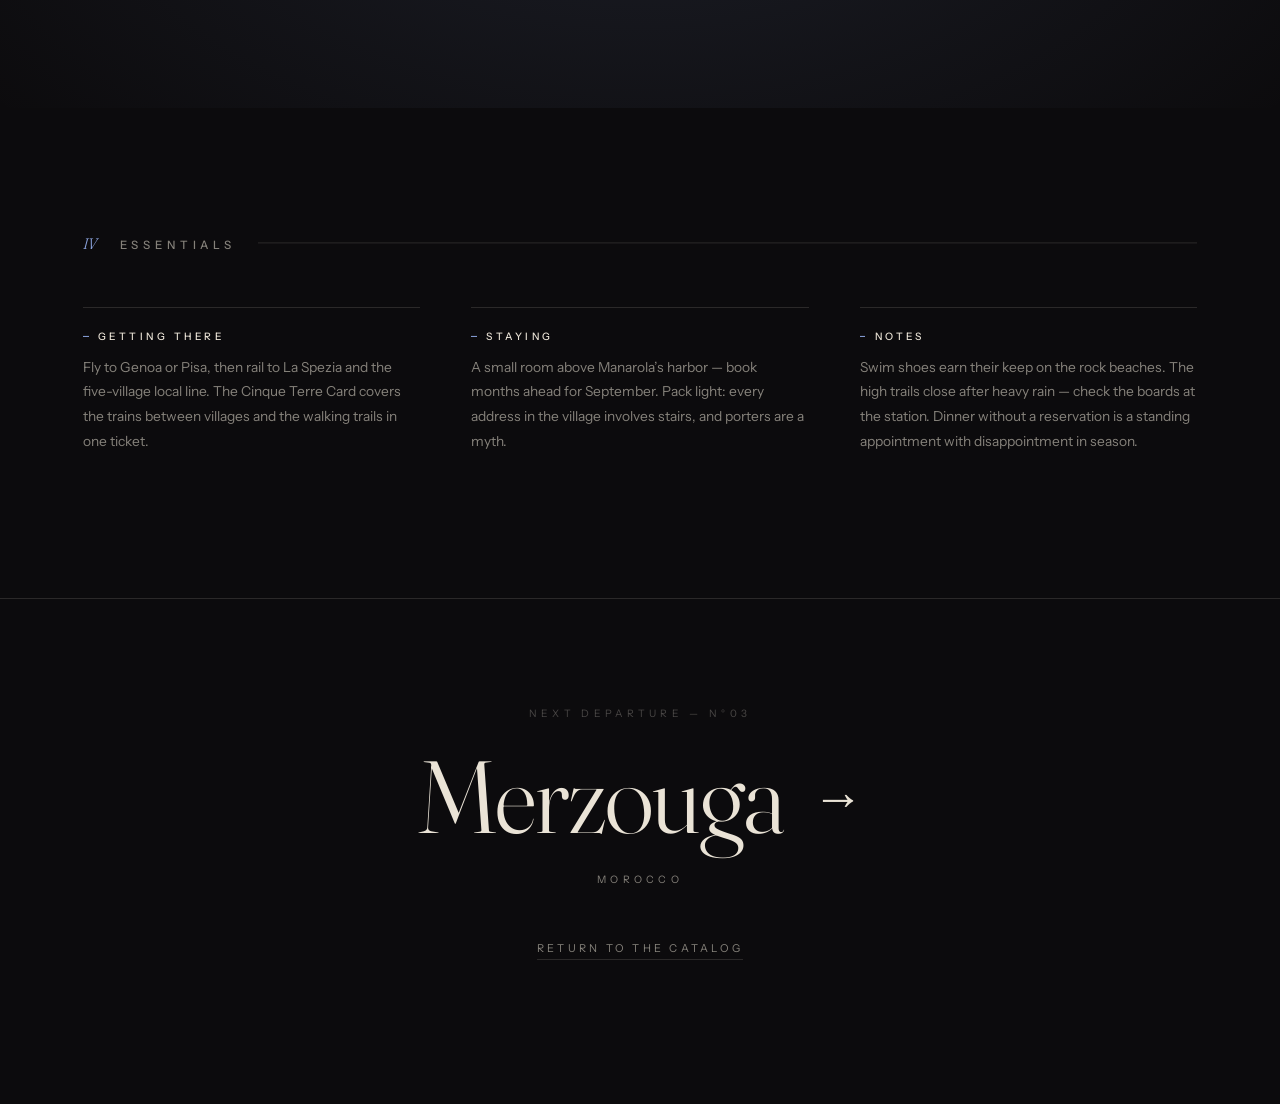
<file: itinerary/manarola.html>
<!DOCTYPE html>
<html lang="en">
<head>
  <meta charset="UTF-8" />
  <meta name="viewport" content="width=device-width, initial-scale=1.0" />
  <title>Manarola — Itinerary N°02 · MERIDIAN</title>
  <meta name="description" content="Four days between vineyard and sea — trail dust on the high paths, harbor swims off the rocks, anchovies straight from the boat, and evenings the exact color of the Ligurian dusk." />
  <link rel="icon" href="data:image/svg+xml,%3Csvg xmlns='http://www.w3.org/2000/svg' viewBox='0 0 32 32'%3E%3Ccircle cx='16' cy='16' r='13' fill='none' stroke='%23d8cdbd' stroke-width='2'/%3E%3Cline x1='16' y1='3' x2='16' y2='29' stroke='%23d8cdbd' stroke-width='2'/%3E%3C/svg%3E" />
  <link rel="preload" href="../assets/fonts/fraunces-var.woff2" as="font" type="font/woff2" crossorigin />
  <link rel="stylesheet" href="../css/itinerary.css" />
</head>
<body data-city="manarola" style="--accent: #8ba3dd; --accent-soft: rgba(139, 163, 221, 0.12);">

  <!-- Fixed chrome -->
  <header class="chrome chrome--top">
    <a class="brand" href="../index.html#manarola">
      <span class="brand__mark" aria-hidden="true"></span>
      Meridian
    </a>
    <p class="chrome__note">Itinerary<span class="chrome__note-sep">·</span><em>N°02 — Manarola</em></p>
  </header>

  <div class="chrome chrome--bottom">
    <span></span>
    <div class="indicator" aria-hidden="true">
      <span class="indicator__place">Manarola, Italy</span>
      <span class="indicator__counter">
        <span class="indicator__no">02</span>
        <span class="indicator__rule"></span>
        <span class="indicator__total">06</span>
      </span>
    </div>
  </div>

  <!-- Section rail navigation -->
  <nav class="rail" id="rail" aria-label="Page sections"></nav>

  <main>

    <!-- Hero -->
    <section class="hero" data-rail="Overview">
      <div class="hero__backdrop" data-photo="hero" aria-hidden="true"><img class="hero__backdrop-img" alt="" /></div>
      <span class="hero__ghost" aria-hidden="true">02</span>
      <div class="hero__content">
        <p class="hero__kicker reveal" style="--d: 0">
          <span class="hero__no">N°02</span>
          <span>Italy</span>
          <span>Four days</span>
        </p>
        <h1 class="hero__city">Manarola</h1>
        <div class="hero__meta">
          <p class="hero__coords reveal" style="--d: 1">44.1064° N — 9.7276° E</p>
          <p class="hero__standfirst reveal" style="--d: 2">Four days between vineyard and sea — trail dust on the high paths, harbor swims off the rocks, anchovies straight from the boat, and evenings the exact color of the Ligurian dusk.</p>
        </div>
      </div>
      <p class="hero__cue" aria-hidden="true">
        <span class="hero__cue-line"></span>
        The itinerary
      </p>
    </section>

    <div class="sheet">

      <!-- I · The brief -->
      <section class="section" data-rail="The brief" aria-labelledby="brief-title">
        <header class="section__head sreveal">
          <span class="section__index" aria-hidden="true">I</span>
          <h2 class="section__title" id="brief-title">The brief</h2>
        </header>
        <div class="brief">
          <div class="brief__prose">
            <p class="brief__lede sreveal">The five villages were built by people who farmed a cliff. Walk the terraces first — everything else about the Cinque Terre makes sense from above.</p>
            <p class="brief__body sreveal" style="--d: 1">This is a walking itinerary with swimming breaks, or possibly the reverse. One village a day is the right dose; the temptation to collect all five before lunch is how the magic gets spent. Manarola makes the best base — small enough to learn by heart, central enough to reach everything by trail, train or boat.</p>
            <p class="brief__body sreveal" style="--d: 2">Come in late September. The water is still warm, the light has gone long and gold, and the sanctuary paths above the villages smell of harvest — crushed grapes riding down the cliffs on monorail carts.</p>
          </div>
          <dl class="facts sreveal" style="--d: 2">
            <div class="facts__row">
              <dt>Season</dt>
              <dd>Late September — harvest</dd>
            </div>
            <div class="facts__row">
              <dt>Duration</dt>
              <dd>Four days</dd>
            </div>
            <div class="facts__row">
              <dt>Pace</dt>
              <dd>One village a day, no more</dd>
            </div>
            <div class="facts__row">
              <dt>Base</dt>
              <dd>A room above the harbor</dd>
            </div>
            <div class="facts__row">
              <dt>Getting in</dt>
              <dd>Genoa or Pisa → rail via La Spezia</dd>
            </div>
          </dl>
        </div>
      </section>

      <!-- II · Day by day -->
      <section class="section" data-rail="Day by day" aria-labelledby="days-title">
        <header class="section__head sreveal">
          <span class="section__index" aria-hidden="true">II</span>
          <h2 class="section__title" id="days-title">Day by day</h2>
        </header>

      <article class="day" data-ghost="01">
        <div class="day__text">
          <p class="day__no sreveal">Day 01 <span class="visually-hidden">of 4</span></p>
          <h3 class="day__title sreveal" style="--d: 1">Arrival by rail</h3>
          <p class="day__body sreveal" style="--d: 2">The regional train threads tunnel after tunnel, each one ending in a flash of sea, and then you are simply there — deposited above a harbor the size of a courtyard. Drop the bags and get in the water before you unpack.</p>
          <ul class="moments sreveal" style="--d: 3">
          <li>
            <span class="moments__time">14:00</span>
            <span class="moments__what">The coastal line from La Spezia — sit on the sea side.</span>
          </li>
          <li>
            <span class="moments__time">15:30</span>
            <span class="moments__what">First swim off the harbor rocks, boats swinging overhead.</span>
          </li>
          <li>
            <span class="moments__time">18:30</span>
            <span class="moments__what">Punta Bonfiglio for the postcard view of your own village.</span>
          </li>
          <li>
            <span class="moments__time">20:00</span>
            <span class="moments__what">Anchovies three ways, a carafe of the local white.</span>
          </li>
          </ul>
        </div>
      </article>

      <article class="day day--photo day--flip" data-ghost="02">
        <div class="day__text">
          <p class="day__no sreveal">Day 02 <span class="visually-hidden">of 4</span></p>
          <h3 class="day__title sreveal" style="--d: 1">The high path</h3>
          <p class="day__body sreveal" style="--d: 2">Climb out of Manarola through the terraces to Volastra, then walk the shelf of vineyards to Corniglia with the sea five hundred feet below. This is the trail the postcards don’t show, and the best morning on this coast.</p>
          <ul class="moments sreveal" style="--d: 3">
          <li>
            <span class="moments__time">08:00</span>
            <span class="moments__what">Up the stone stairs into the vineyards while the air is cool.</span>
          </li>
          <li>
            <span class="moments__time">09:00</span>
            <span class="moments__what">Volastra’s sanctuary — the coast laid out end to end.</span>
          </li>
          <li>
            <span class="moments__time">11:30</span>
            <span class="moments__what">Into Corniglia, the one village the sea can’t reach.</span>
          </li>
          <li>
            <span class="moments__time">13:00</span>
            <span class="moments__what">Long lunch on a terrace, no plans until it ends.</span>
          </li>
          <li>
            <span class="moments__time">16:30</span>
            <span class="moments__what">Train home, gelato, the day’s second swim.</span>
          </li>
          </ul>
        </div>
        <figure class="day__figure" data-photo="path">
          <div class="plate">
            <img class="plate__img" alt="Cliffside footpath through terraced vineyards above the Ligurian sea at dusk" />
            <div class="plate__veil"></div>
          </div>
          <figcaption class="day__caption">
            <span>The vineyard shelf to Corniglia</span>
            <span class="day__credit" data-credit></span>
          </figcaption>
        </figure>
      </article>

      <article class="day day--photo" data-ghost="03">
        <div class="day__text">
          <p class="day__no sreveal">Day 03 <span class="visually-hidden">of 4</span></p>
          <h3 class="day__title sreveal" style="--d: 1">By boat</h3>
          <p class="day__body sreveal" style="--d: 2">The villages were built to be reached from the water, and the ferry restores the original point of view — five settlements jammed into the cliff’s few weaknesses. Land in Vernazza, climb the castle tower, and give the afternoon to pesto, which is a religion here, not a sauce.</p>
          <ul class="moments sreveal" style="--d: 3">
          <li>
            <span class="moments__time">09:30</span>
            <span class="moments__what">Ferry down the coast — the cliff face reads like a map.</span>
          </li>
          <li>
            <span class="moments__time">11:00</span>
            <span class="moments__what">Vernazza: the piazza on the water, the Doria tower above it.</span>
          </li>
          <li>
            <span class="moments__time">14:00</span>
            <span class="moments__what">A pesto lesson — basil, pine nuts, patience, marble.</span>
          </li>
          <li>
            <span class="moments__time">18:00</span>
            <span class="moments__what">Riomaggiore’s harbor at golden hour, feet over the edge.</span>
          </li>
          <li>
            <span class="moments__time">21:30</span>
            <span class="moments__what">Back home. The harbor lights carry on without you.</span>
          </li>
          </ul>
        </div>
        <figure class="day__figure" data-photo="harbor">
          <div class="plate">
            <img class="plate__img" alt="Fishing boats in Manarola’s small rock harbor at night, houses stacked above" />
            <div class="plate__veil"></div>
          </div>
          <figcaption class="day__caption">
            <span>The harbor after dark</span>
            <span class="day__credit" data-credit></span>
          </figcaption>
        </figure>
      </article>

      <article class="day" data-ghost="04">
        <div class="day__text">
          <p class="day__no sreveal">Day 04 <span class="visually-hidden">of 4</span></p>
          <h3 class="day__title sreveal" style="--d: 1">Harvest light</h3>
          <p class="day__body sreveal" style="--d: 2">A last slow morning: coffee on the marina, then up into the vines one more time to watch the harvest come down the cliff before the train carries you out along the same bright tunnels that brought you in.</p>
          <ul class="moments sreveal" style="--d: 3">
          <li>
            <span class="moments__time">07:00</span>
            <span class="moments__what">Espresso standing up, fishermen mending nets below.</span>
          </li>
          <li>
            <span class="moments__time">08:30</span>
            <span class="moments__what">Into the terraces — September grapes, monorail carts.</span>
          </li>
          <li>
            <span class="moments__time">10:30</span>
            <span class="moments__what">One last look from Punta Bonfiglio, memorize it.</span>
          </li>
          <li>
            <span class="moments__time">12:00</span>
            <span class="moments__what">Train out, sea side again.</span>
          </li>
          </ul>
        </div>
      </article>
      </section>

    </div>

    <!-- III · Field note -->
    <section class="note" data-rail="Field note" aria-labelledby="note-title">
      <div class="note__inner">
        <p class="note__kicker sreveal" id="note-title">III — Field note</p>
        <blockquote class="note__quote sreveal" style="--d: 1">Distance here is vertical. The sea is always a hundred stairs away, and every one of them is worth it.</blockquote>
      </div>
    </section>

    <div class="sheet">

      <!-- IV · Essentials -->
      <section class="section" data-rail="Essentials" aria-labelledby="essentials-title">
        <header class="section__head sreveal">
          <span class="section__index" aria-hidden="true">IV</span>
          <h2 class="section__title" id="essentials-title">Essentials</h2>
        </header>
        <div class="essentials">
        <div class="essential sreveal" style="--d: 0">
          <h3 class="essential__title">Getting there</h3>
          <p class="essential__body">Fly to Genoa or Pisa, then rail to La Spezia and the five-village local line. The Cinque Terre Card covers the trains between villages and the walking trails in one ticket.</p>
        </div>
        <div class="essential sreveal" style="--d: 1">
          <h3 class="essential__title">Staying</h3>
          <p class="essential__body">A small room above Manarola’s harbor — book months ahead for September. Pack light: every address in the village involves stairs, and porters are a myth.</p>
        </div>
        <div class="essential sreveal" style="--d: 2">
          <h3 class="essential__title">Notes</h3>
          <p class="essential__body">Swim shoes earn their keep on the rock beaches. The high trails close after heavy rain — check the boards at the station. Dinner without a reservation is a standing appointment with disappointment in season.</p>
        </div>
        </div>
      </section>

    </div>

    <!-- Next departure -->
    <footer class="next" data-rail="Next departure">
      <div class="next__inner">
        <p class="next__kicker sreveal">Next departure — N°03</p>
        <a class="next__link sreveal" style="--d: 1" href="merzouga.html">
          Merzouga
          <span class="next__arrow" aria-hidden="true">→</span>
        </a>
        <p class="next__country sreveal" style="--d: 2">Morocco</p>
        <a class="next__back sreveal" style="--d: 3" href="../index.html#manarola">Return to the catalog</a>
      </div>
    </footer>

  </main>

  <!-- Film grain overlay -->
  <div class="grain" aria-hidden="true"></div>

  <script src="../js/itinerary.js"></script>
</body>
</html>
</file>
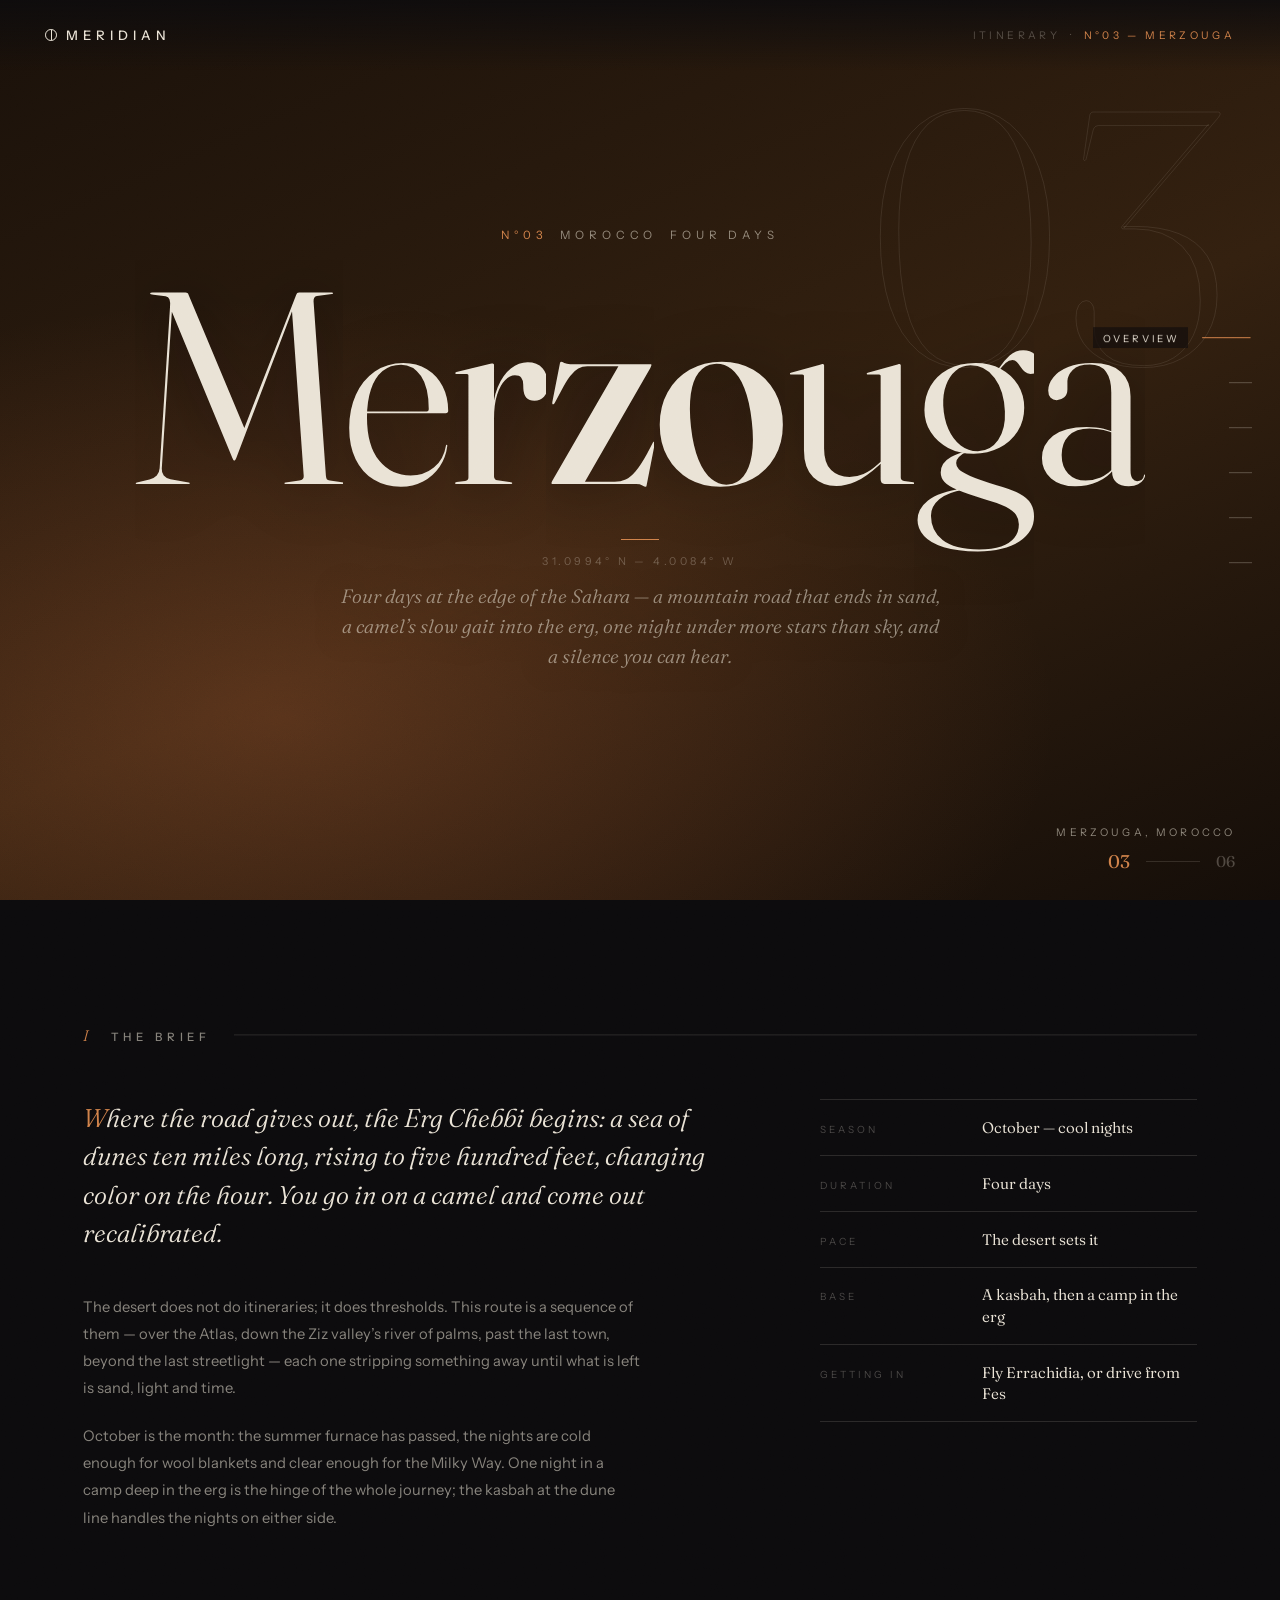
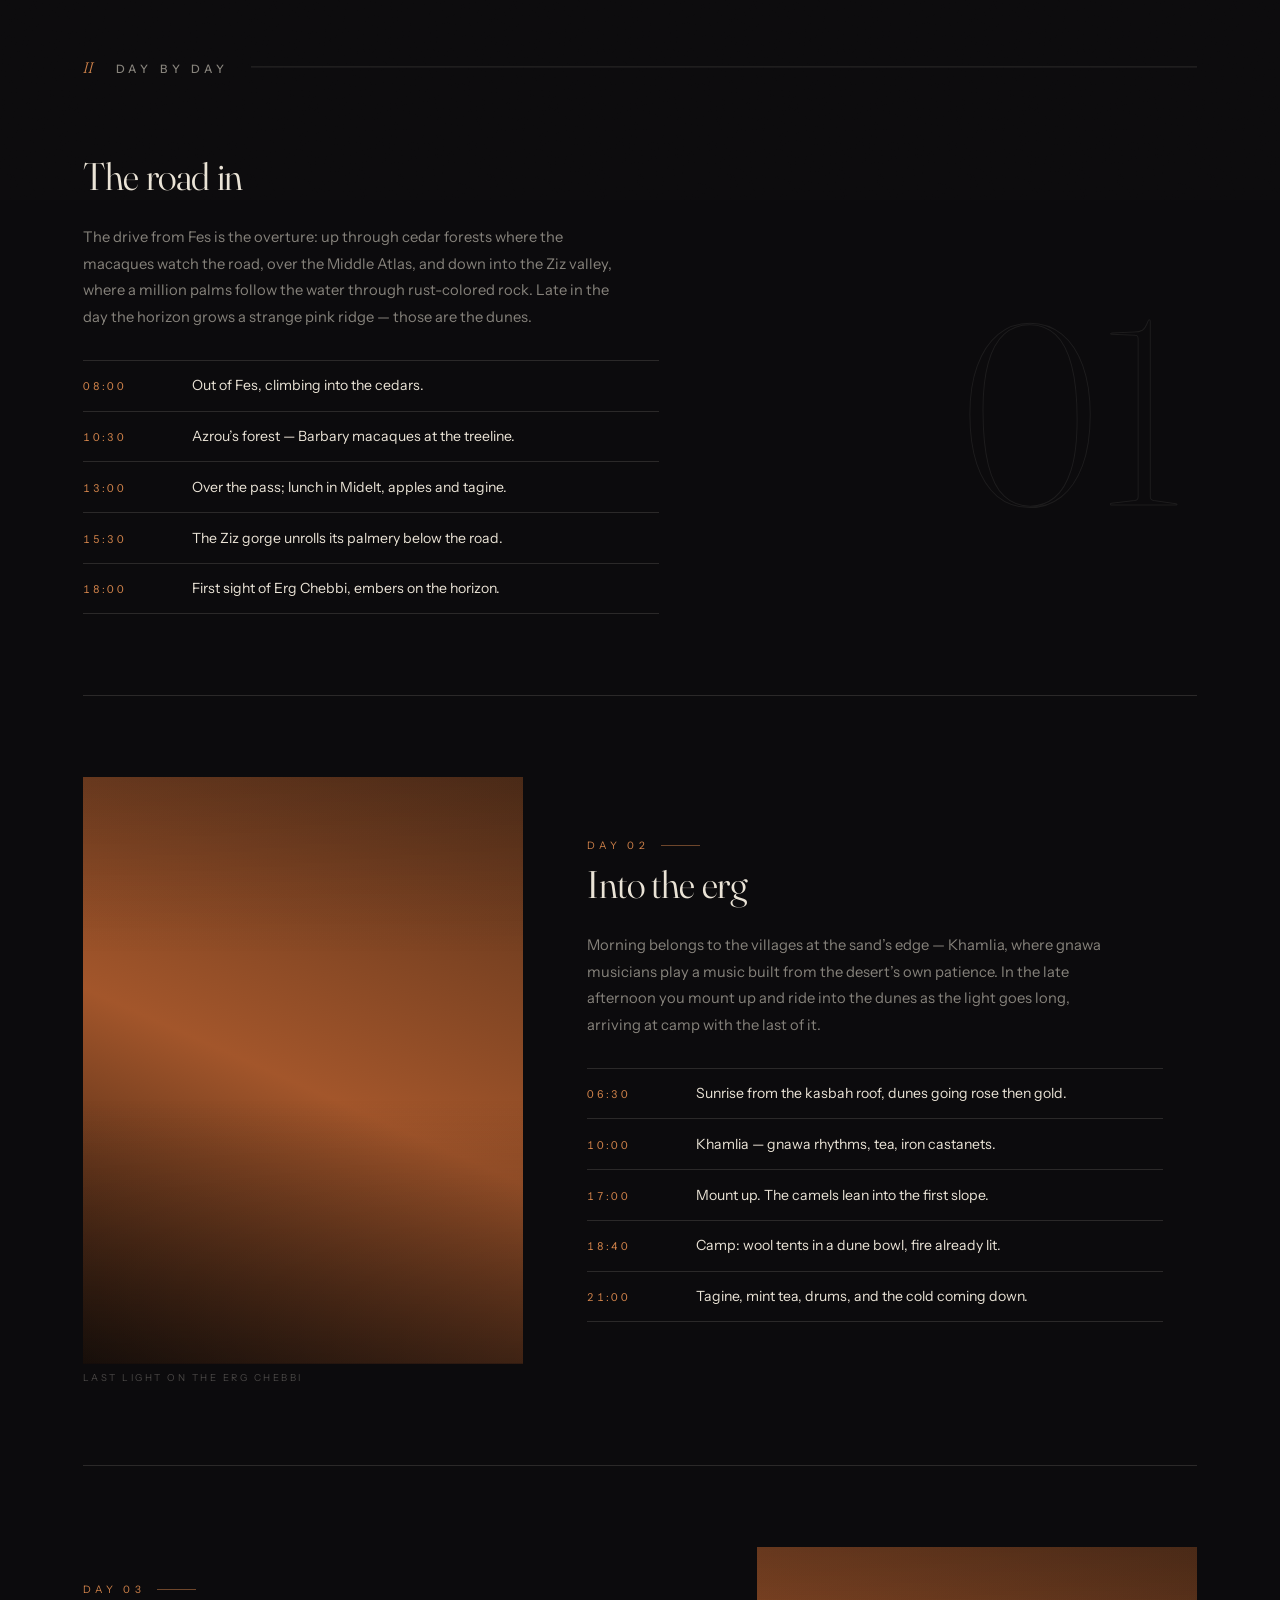
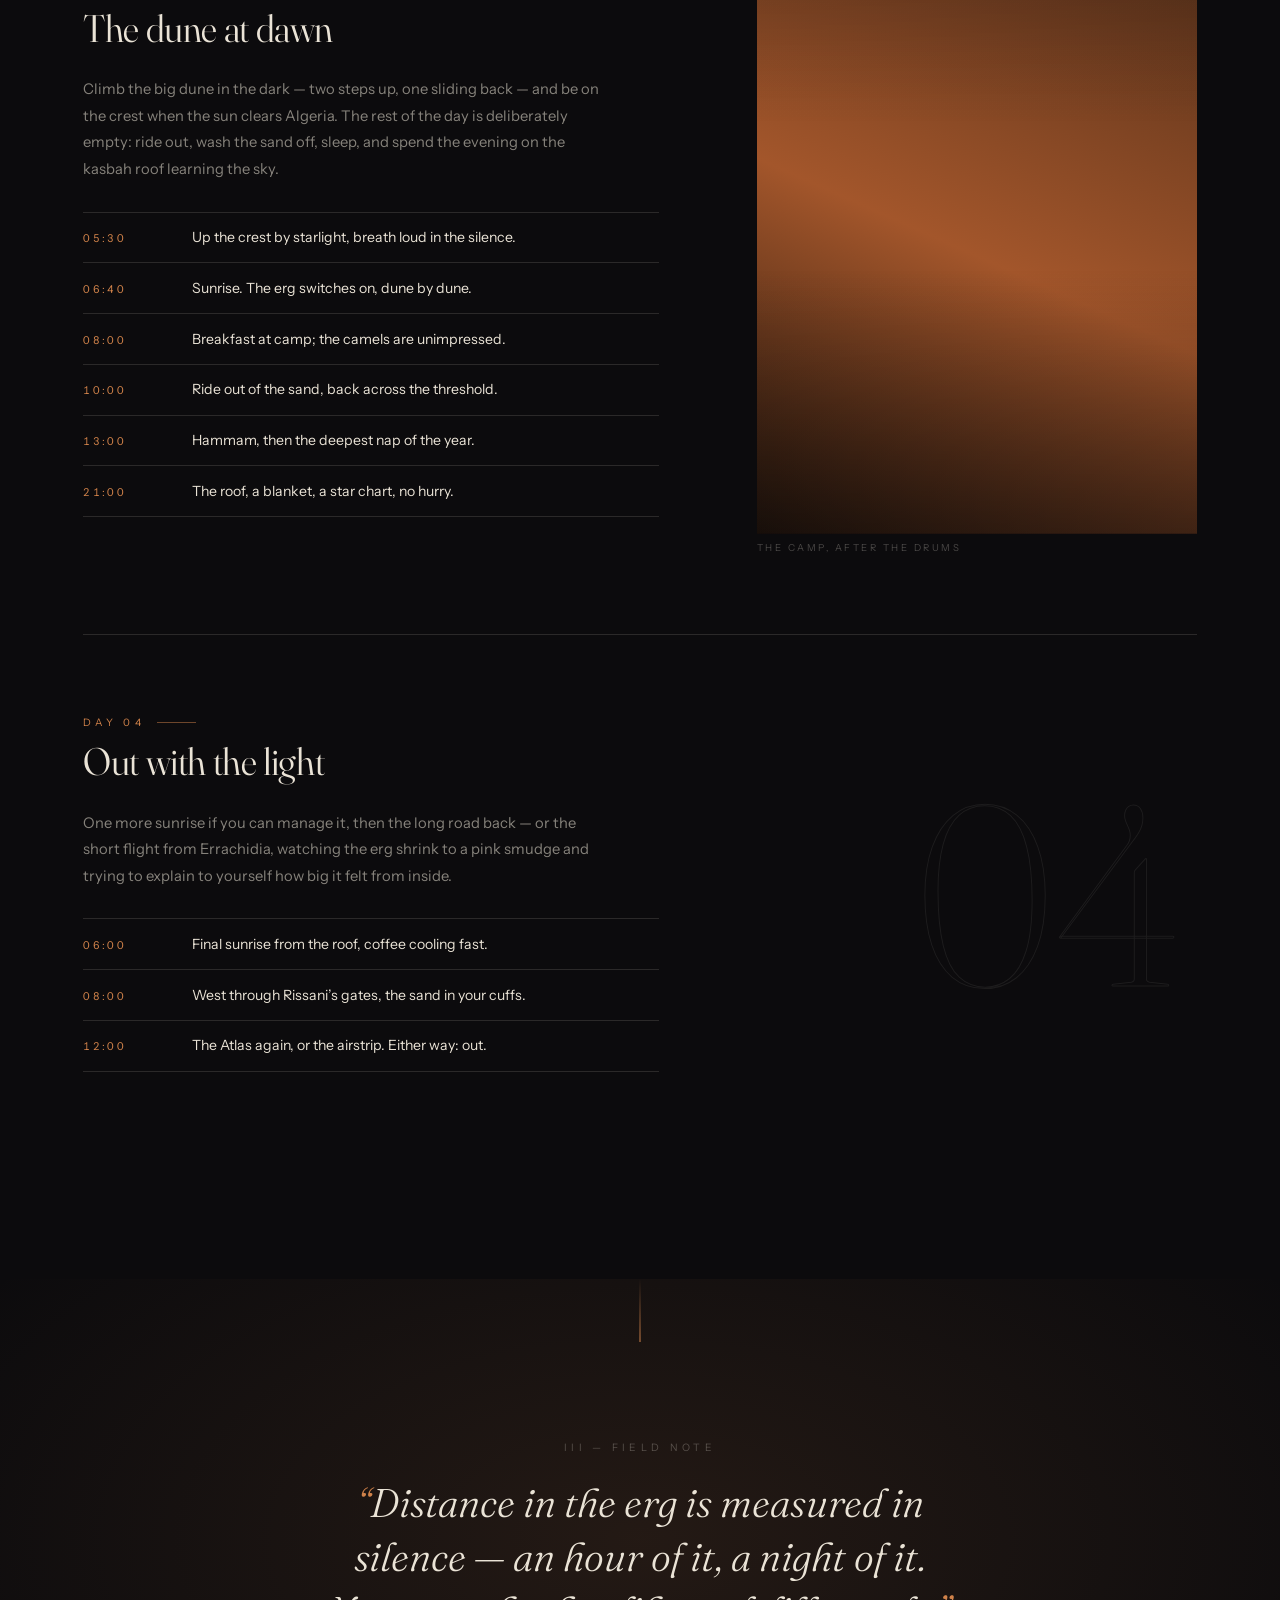
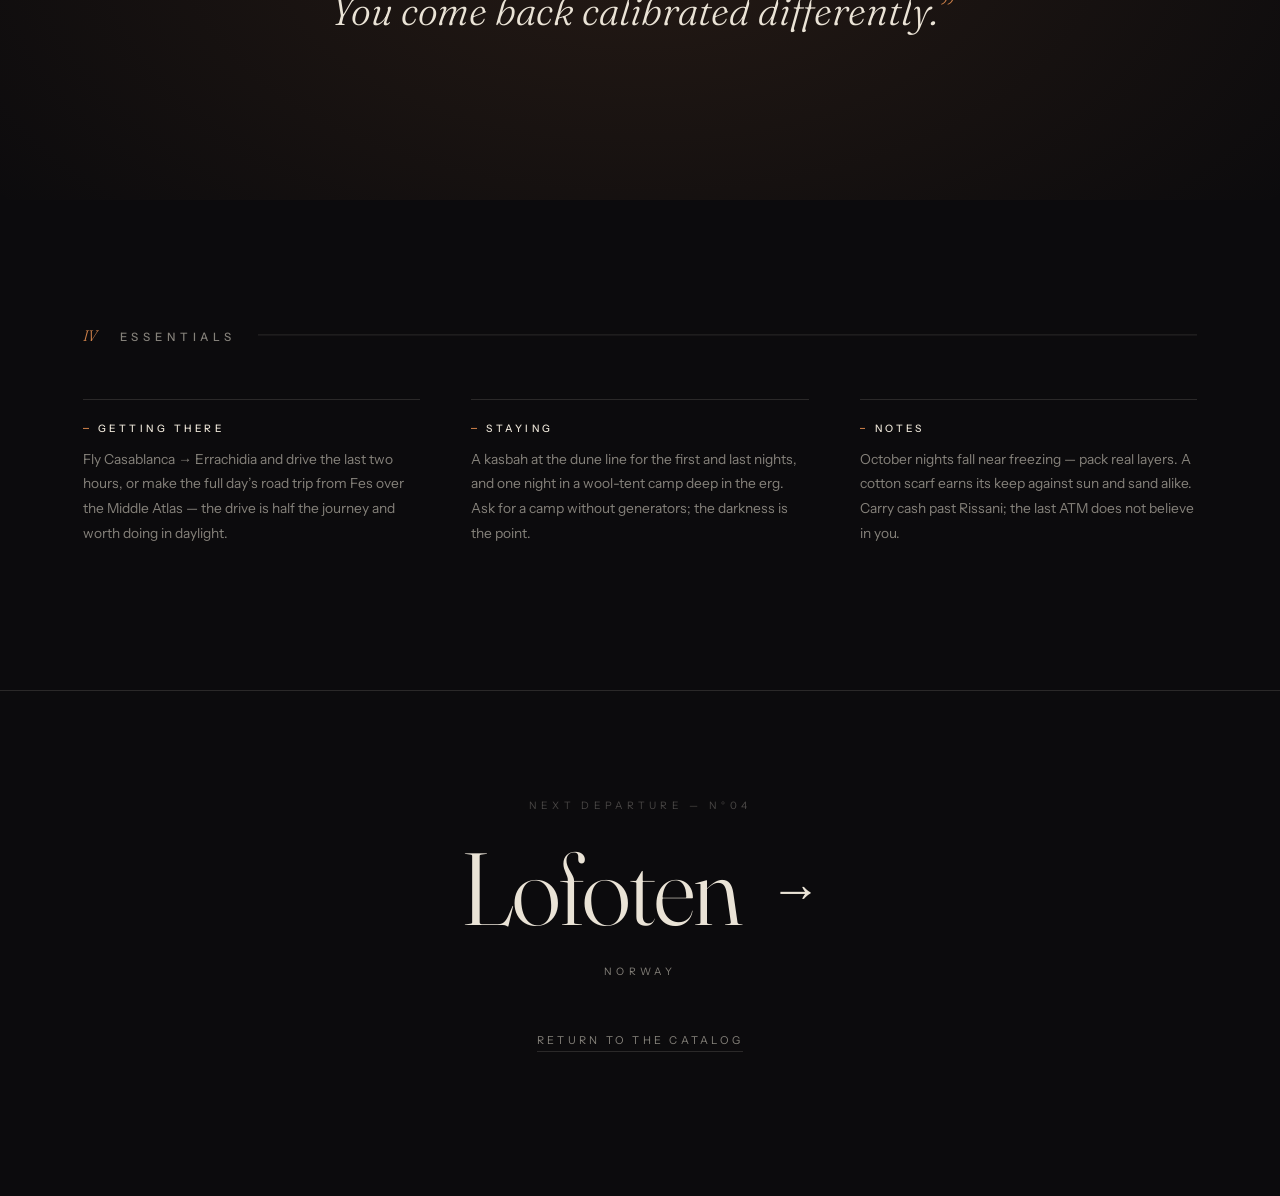
<file: itinerary/merzouga.html>
<!DOCTYPE html>
<html lang="en">
<head>
  <meta charset="UTF-8" />
  <meta name="viewport" content="width=device-width, initial-scale=1.0" />
  <title>Merzouga — Itinerary N°03 · MERIDIAN</title>
  <meta name="description" content="Four days at the edge of the Sahara — a mountain road that ends in sand, a camel’s slow gait into the erg, one night under more stars than sky, and a silence you can hear." />
  <link rel="icon" href="data:image/svg+xml,%3Csvg xmlns='http://www.w3.org/2000/svg' viewBox='0 0 32 32'%3E%3Ccircle cx='16' cy='16' r='13' fill='none' stroke='%23d8cdbd' stroke-width='2'/%3E%3Cline x1='16' y1='3' x2='16' y2='29' stroke='%23d8cdbd' stroke-width='2'/%3E%3C/svg%3E" />
  <link rel="preload" href="../assets/fonts/fraunces-var.woff2" as="font" type="font/woff2" crossorigin />
  <link rel="stylesheet" href="../css/itinerary.css" />
</head>
<body data-city="merzouga" style="--accent: #d0824a; --accent-soft: rgba(208, 130, 74, 0.12);">

  <!-- Fixed chrome -->
  <header class="chrome chrome--top">
    <a class="brand" href="../index.html#merzouga">
      <span class="brand__mark" aria-hidden="true"></span>
      Meridian
    </a>
    <p class="chrome__note">Itinerary<span class="chrome__note-sep">·</span><em>N°03 — Merzouga</em></p>
  </header>

  <div class="chrome chrome--bottom">
    <span></span>
    <div class="indicator" aria-hidden="true">
      <span class="indicator__place">Merzouga, Morocco</span>
      <span class="indicator__counter">
        <span class="indicator__no">03</span>
        <span class="indicator__rule"></span>
        <span class="indicator__total">06</span>
      </span>
    </div>
  </div>

  <!-- Section rail navigation -->
  <nav class="rail" id="rail" aria-label="Page sections"></nav>

  <main>

    <!-- Hero -->
    <section class="hero" data-rail="Overview">
      <div class="hero__backdrop" data-photo="hero" aria-hidden="true"><img class="hero__backdrop-img" alt="" /></div>
      <span class="hero__ghost" aria-hidden="true">03</span>
      <div class="hero__content">
        <p class="hero__kicker reveal" style="--d: 0">
          <span class="hero__no">N°03</span>
          <span>Morocco</span>
          <span>Four days</span>
        </p>
        <h1 class="hero__city">Merzouga</h1>
        <div class="hero__meta">
          <p class="hero__coords reveal" style="--d: 1">31.0994° N — 4.0084° W</p>
          <p class="hero__standfirst reveal" style="--d: 2">Four days at the edge of the Sahara — a mountain road that ends in sand, a camel’s slow gait into the erg, one night under more stars than sky, and a silence you can hear.</p>
        </div>
      </div>
      <p class="hero__cue" aria-hidden="true">
        <span class="hero__cue-line"></span>
        The itinerary
      </p>
    </section>

    <div class="sheet">

      <!-- I · The brief -->
      <section class="section" data-rail="The brief" aria-labelledby="brief-title">
        <header class="section__head sreveal">
          <span class="section__index" aria-hidden="true">I</span>
          <h2 class="section__title" id="brief-title">The brief</h2>
        </header>
        <div class="brief">
          <div class="brief__prose">
            <p class="brief__lede sreveal">Where the road gives out, the Erg Chebbi begins: a sea of dunes ten miles long, rising to five hundred feet, changing color on the hour. You go in on a camel and come out recalibrated.</p>
            <p class="brief__body sreveal" style="--d: 1">The desert does not do itineraries; it does thresholds. This route is a sequence of them — over the Atlas, down the Ziz valley’s river of palms, past the last town, beyond the last streetlight — each one stripping something away until what is left is sand, light and time.</p>
            <p class="brief__body sreveal" style="--d: 2">October is the month: the summer furnace has passed, the nights are cold enough for wool blankets and clear enough for the Milky Way. One night in a camp deep in the erg is the hinge of the whole journey; the kasbah at the dune line handles the nights on either side.</p>
          </div>
          <dl class="facts sreveal" style="--d: 2">
            <div class="facts__row">
              <dt>Season</dt>
              <dd>October — cool nights</dd>
            </div>
            <div class="facts__row">
              <dt>Duration</dt>
              <dd>Four days</dd>
            </div>
            <div class="facts__row">
              <dt>Pace</dt>
              <dd>The desert sets it</dd>
            </div>
            <div class="facts__row">
              <dt>Base</dt>
              <dd>A kasbah, then a camp in the erg</dd>
            </div>
            <div class="facts__row">
              <dt>Getting in</dt>
              <dd>Fly Errachidia, or drive from Fes</dd>
            </div>
          </dl>
        </div>
      </section>

      <!-- II · Day by day -->
      <section class="section" data-rail="Day by day" aria-labelledby="days-title">
        <header class="section__head sreveal">
          <span class="section__index" aria-hidden="true">II</span>
          <h2 class="section__title" id="days-title">Day by day</h2>
        </header>

      <article class="day" data-ghost="01">
        <div class="day__text">
          <p class="day__no sreveal">Day 01 <span class="visually-hidden">of 4</span></p>
          <h3 class="day__title sreveal" style="--d: 1">The road in</h3>
          <p class="day__body sreveal" style="--d: 2">The drive from Fes is the overture: up through cedar forests where the macaques watch the road, over the Middle Atlas, and down into the Ziz valley, where a million palms follow the water through rust-colored rock. Late in the day the horizon grows a strange pink ridge — those are the dunes.</p>
          <ul class="moments sreveal" style="--d: 3">
          <li>
            <span class="moments__time">08:00</span>
            <span class="moments__what">Out of Fes, climbing into the cedars.</span>
          </li>
          <li>
            <span class="moments__time">10:30</span>
            <span class="moments__what">Azrou’s forest — Barbary macaques at the treeline.</span>
          </li>
          <li>
            <span class="moments__time">13:00</span>
            <span class="moments__what">Over the pass; lunch in Midelt, apples and tagine.</span>
          </li>
          <li>
            <span class="moments__time">15:30</span>
            <span class="moments__what">The Ziz gorge unrolls its palmery below the road.</span>
          </li>
          <li>
            <span class="moments__time">18:00</span>
            <span class="moments__what">First sight of Erg Chebbi, embers on the horizon.</span>
          </li>
          </ul>
        </div>
      </article>

      <article class="day day--photo day--flip" data-ghost="02">
        <div class="day__text">
          <p class="day__no sreveal">Day 02 <span class="visually-hidden">of 4</span></p>
          <h3 class="day__title sreveal" style="--d: 1">Into the erg</h3>
          <p class="day__body sreveal" style="--d: 2">Morning belongs to the villages at the sand’s edge — Khamlia, where gnawa musicians play a music built from the desert’s own patience. In the late afternoon you mount up and ride into the dunes as the light goes long, arriving at camp with the last of it.</p>
          <ul class="moments sreveal" style="--d: 3">
          <li>
            <span class="moments__time">06:30</span>
            <span class="moments__what">Sunrise from the kasbah roof, dunes going rose then gold.</span>
          </li>
          <li>
            <span class="moments__time">10:00</span>
            <span class="moments__what">Khamlia — gnawa rhythms, tea, iron castanets.</span>
          </li>
          <li>
            <span class="moments__time">17:00</span>
            <span class="moments__what">Mount up. The camels lean into the first slope.</span>
          </li>
          <li>
            <span class="moments__time">18:40</span>
            <span class="moments__what">Camp: wool tents in a dune bowl, fire already lit.</span>
          </li>
          <li>
            <span class="moments__time">21:00</span>
            <span class="moments__what">Tagine, mint tea, drums, and the cold coming down.</span>
          </li>
          </ul>
        </div>
        <figure class="day__figure" data-photo="caravan">
          <div class="plate">
            <img class="plate__img" alt="A camel caravan crossing high dunes at last light, long shadows on the sand" />
            <div class="plate__veil"></div>
          </div>
          <figcaption class="day__caption">
            <span>Last light on the Erg Chebbi</span>
            <span class="day__credit" data-credit></span>
          </figcaption>
        </figure>
      </article>

      <article class="day day--photo" data-ghost="03">
        <div class="day__text">
          <p class="day__no sreveal">Day 03 <span class="visually-hidden">of 4</span></p>
          <h3 class="day__title sreveal" style="--d: 1">The dune at dawn</h3>
          <p class="day__body sreveal" style="--d: 2">Climb the big dune in the dark — two steps up, one sliding back — and be on the crest when the sun clears Algeria. The rest of the day is deliberately empty: ride out, wash the sand off, sleep, and spend the evening on the kasbah roof learning the sky.</p>
          <ul class="moments sreveal" style="--d: 3">
          <li>
            <span class="moments__time">05:30</span>
            <span class="moments__what">Up the crest by starlight, breath loud in the silence.</span>
          </li>
          <li>
            <span class="moments__time">06:40</span>
            <span class="moments__what">Sunrise. The erg switches on, dune by dune.</span>
          </li>
          <li>
            <span class="moments__time">08:00</span>
            <span class="moments__what">Breakfast at camp; the camels are unimpressed.</span>
          </li>
          <li>
            <span class="moments__time">10:00</span>
            <span class="moments__what">Ride out of the sand, back across the threshold.</span>
          </li>
          <li>
            <span class="moments__time">13:00</span>
            <span class="moments__what">Hammam, then the deepest nap of the year.</span>
          </li>
          <li>
            <span class="moments__time">21:00</span>
            <span class="moments__what">The roof, a blanket, a star chart, no hurry.</span>
          </li>
          </ul>
        </div>
        <figure class="day__figure" data-photo="camp">
          <div class="plate">
            <img class="plate__img" alt="Desert camp at night beneath a sky dense with stars" />
            <div class="plate__veil"></div>
          </div>
          <figcaption class="day__caption">
            <span>The camp, after the drums</span>
            <span class="day__credit" data-credit></span>
          </figcaption>
        </figure>
      </article>

      <article class="day" data-ghost="04">
        <div class="day__text">
          <p class="day__no sreveal">Day 04 <span class="visually-hidden">of 4</span></p>
          <h3 class="day__title sreveal" style="--d: 1">Out with the light</h3>
          <p class="day__body sreveal" style="--d: 2">One more sunrise if you can manage it, then the long road back — or the short flight from Errachidia, watching the erg shrink to a pink smudge and trying to explain to yourself how big it felt from inside.</p>
          <ul class="moments sreveal" style="--d: 3">
          <li>
            <span class="moments__time">06:00</span>
            <span class="moments__what">Final sunrise from the roof, coffee cooling fast.</span>
          </li>
          <li>
            <span class="moments__time">08:00</span>
            <span class="moments__what">West through Rissani’s gates, the sand in your cuffs.</span>
          </li>
          <li>
            <span class="moments__time">12:00</span>
            <span class="moments__what">The Atlas again, or the airstrip. Either way: out.</span>
          </li>
          </ul>
        </div>
      </article>
      </section>

    </div>

    <!-- III · Field note -->
    <section class="note" data-rail="Field note" aria-labelledby="note-title">
      <div class="note__inner">
        <p class="note__kicker sreveal" id="note-title">III — Field note</p>
        <blockquote class="note__quote sreveal" style="--d: 1">Distance in the erg is measured in silence — an hour of it, a night of it. You come back calibrated differently.</blockquote>
      </div>
    </section>

    <div class="sheet">

      <!-- IV · Essentials -->
      <section class="section" data-rail="Essentials" aria-labelledby="essentials-title">
        <header class="section__head sreveal">
          <span class="section__index" aria-hidden="true">IV</span>
          <h2 class="section__title" id="essentials-title">Essentials</h2>
        </header>
        <div class="essentials">
        <div class="essential sreveal" style="--d: 0">
          <h3 class="essential__title">Getting there</h3>
          <p class="essential__body">Fly Casablanca → Errachidia and drive the last two hours, or make the full day’s road trip from Fes over the Middle Atlas — the drive is half the journey and worth doing in daylight.</p>
        </div>
        <div class="essential sreveal" style="--d: 1">
          <h3 class="essential__title">Staying</h3>
          <p class="essential__body">A kasbah at the dune line for the first and last nights, and one night in a wool-tent camp deep in the erg. Ask for a camp without generators; the darkness is the point.</p>
        </div>
        <div class="essential sreveal" style="--d: 2">
          <h3 class="essential__title">Notes</h3>
          <p class="essential__body">October nights fall near freezing — pack real layers. A cotton scarf earns its keep against sun and sand alike. Carry cash past Rissani; the last ATM does not believe in you.</p>
        </div>
        </div>
      </section>

    </div>

    <!-- Next departure -->
    <footer class="next" data-rail="Next departure">
      <div class="next__inner">
        <p class="next__kicker sreveal">Next departure — N°04</p>
        <a class="next__link sreveal" style="--d: 1" href="lofoten.html">
          Lofoten
          <span class="next__arrow" aria-hidden="true">→</span>
        </a>
        <p class="next__country sreveal" style="--d: 2">Norway</p>
        <a class="next__back sreveal" style="--d: 3" href="../index.html#merzouga">Return to the catalog</a>
      </div>
    </footer>

  </main>

  <!-- Film grain overlay -->
  <div class="grain" aria-hidden="true"></div>

  <script src="../js/itinerary.js"></script>
</body>
</html>
</file>
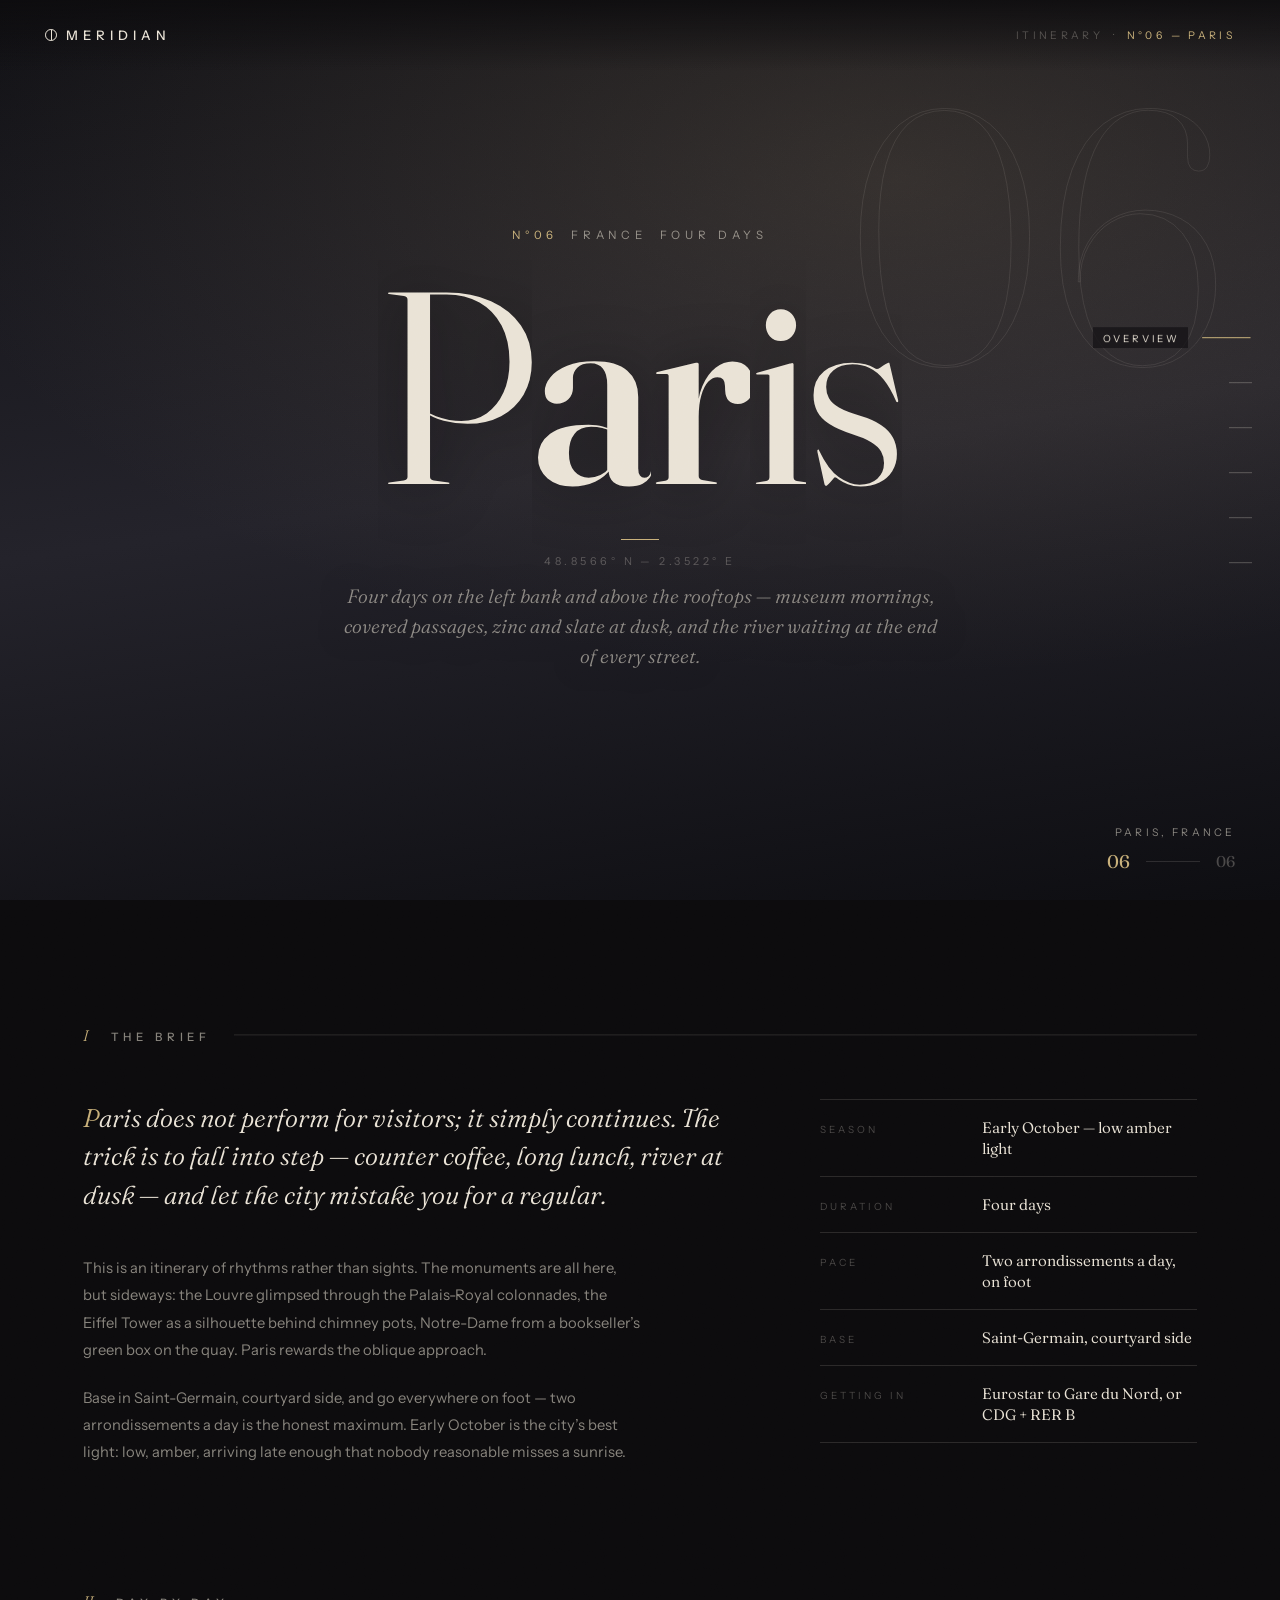
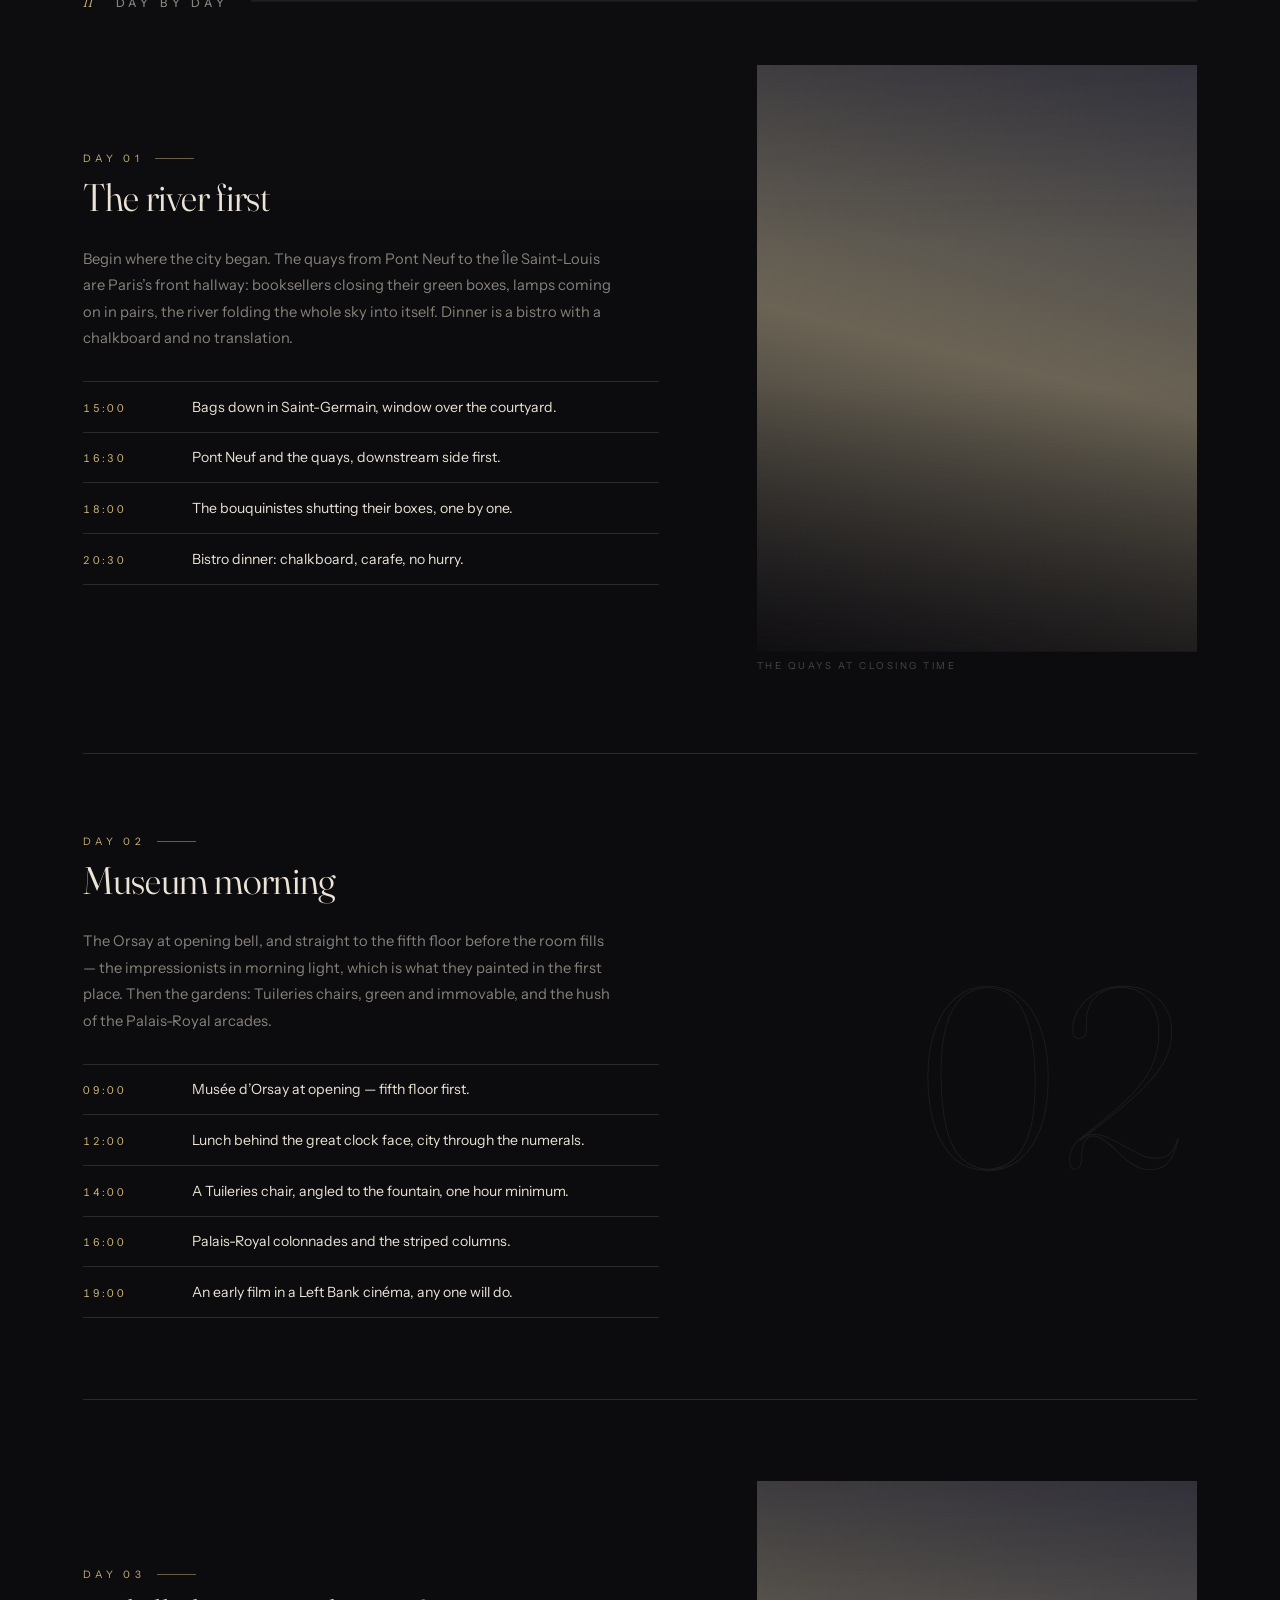
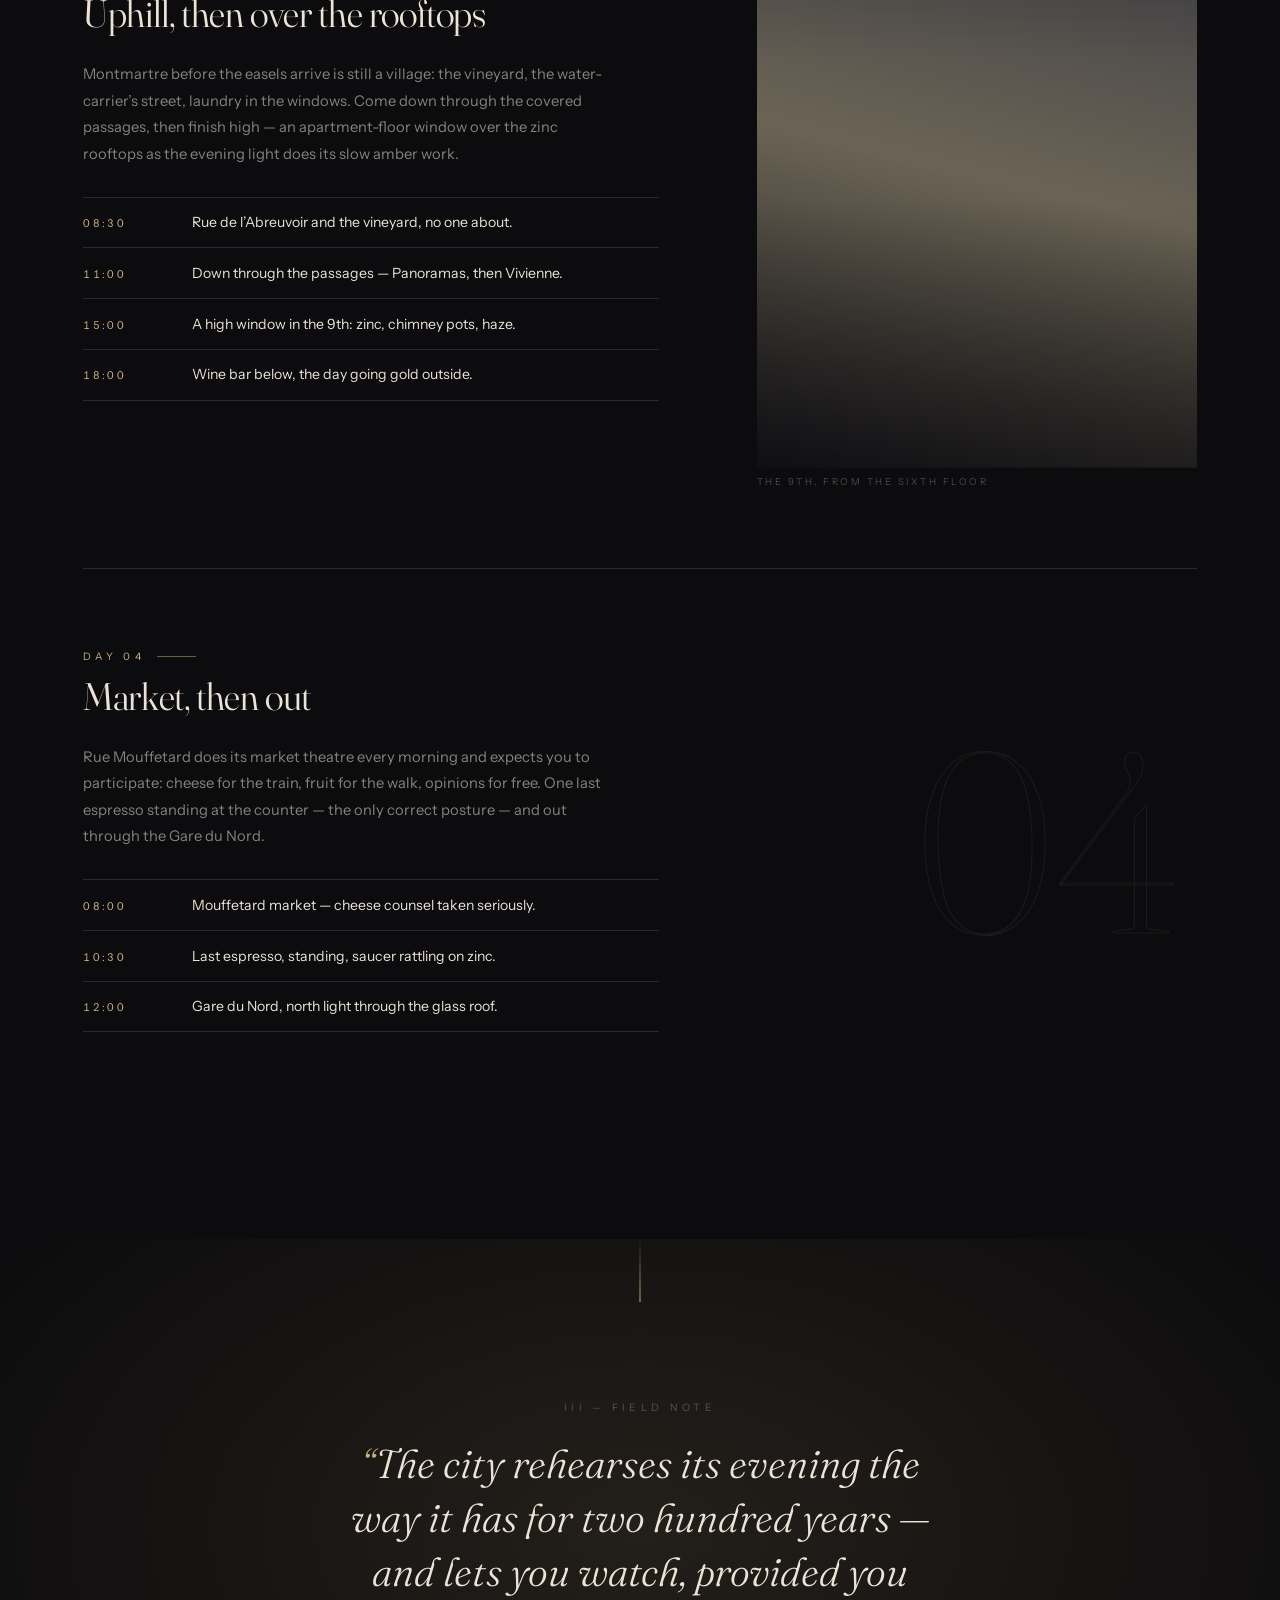
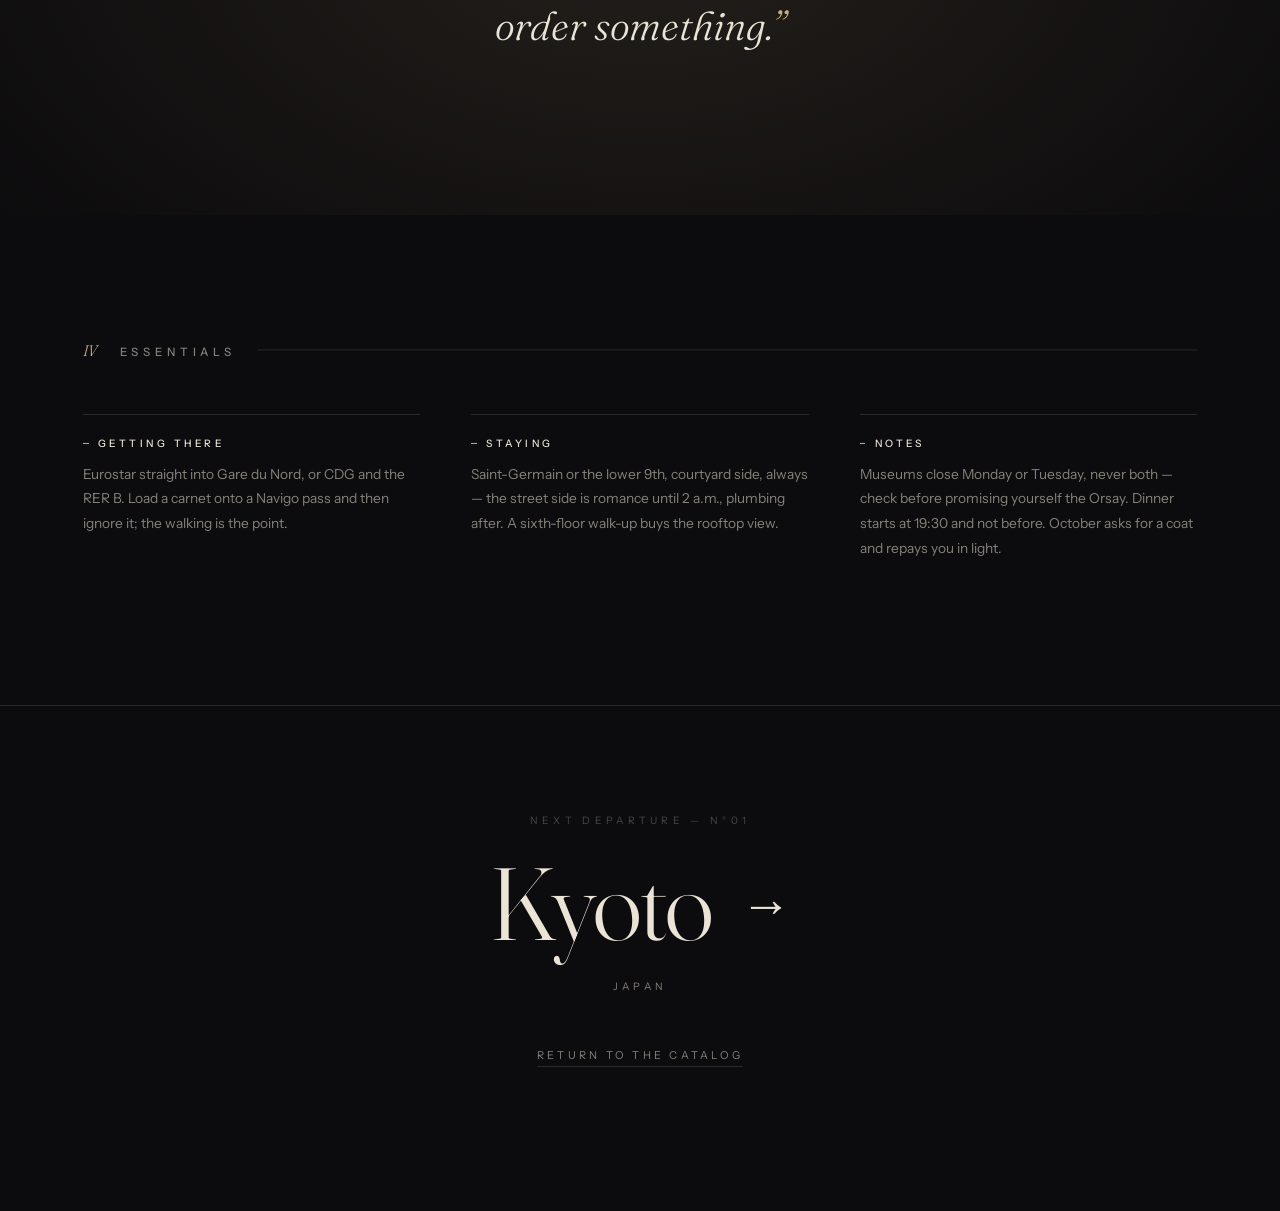
<file: itinerary/paris.html>
<!DOCTYPE html>
<html lang="en">
<head>
  <meta charset="UTF-8" />
  <meta name="viewport" content="width=device-width, initial-scale=1.0" />
  <title>Paris — Itinerary N°06 · MERIDIAN</title>
  <meta name="description" content="Four days on the left bank and above the rooftops — museum mornings, covered passages, zinc and slate at dusk, and the river waiting at the end of every street." />
  <link rel="icon" href="data:image/svg+xml,%3Csvg xmlns='http://www.w3.org/2000/svg' viewBox='0 0 32 32'%3E%3Ccircle cx='16' cy='16' r='13' fill='none' stroke='%23d8cdbd' stroke-width='2'/%3E%3Cline x1='16' y1='3' x2='16' y2='29' stroke='%23d8cdbd' stroke-width='2'/%3E%3C/svg%3E" />
  <link rel="preload" href="../assets/fonts/fraunces-var.woff2" as="font" type="font/woff2" crossorigin />
  <link rel="stylesheet" href="../css/itinerary.css" />
</head>
<body data-city="paris" style="--accent: #c8b07a; --accent-soft: rgba(200, 176, 122, 0.12);">

  <!-- Fixed chrome -->
  <header class="chrome chrome--top">
    <a class="brand" href="../index.html#paris">
      <span class="brand__mark" aria-hidden="true"></span>
      Meridian
    </a>
    <p class="chrome__note">Itinerary<span class="chrome__note-sep">·</span><em>N°06 — Paris</em></p>
  </header>

  <div class="chrome chrome--bottom">
    <span></span>
    <div class="indicator" aria-hidden="true">
      <span class="indicator__place">Paris, France</span>
      <span class="indicator__counter">
        <span class="indicator__no">06</span>
        <span class="indicator__rule"></span>
        <span class="indicator__total">06</span>
      </span>
    </div>
  </div>

  <!-- Section rail navigation -->
  <nav class="rail" id="rail" aria-label="Page sections"></nav>

  <main>

    <!-- Hero -->
    <section class="hero" data-rail="Overview">
      <div class="hero__backdrop" data-photo="hero" aria-hidden="true"><img class="hero__backdrop-img" alt="" /></div>
      <span class="hero__ghost" aria-hidden="true">06</span>
      <div class="hero__content">
        <p class="hero__kicker reveal" style="--d: 0">
          <span class="hero__no">N°06</span>
          <span>France</span>
          <span>Four days</span>
        </p>
        <h1 class="hero__city">Paris</h1>
        <div class="hero__meta">
          <p class="hero__coords reveal" style="--d: 1">48.8566° N — 2.3522° E</p>
          <p class="hero__standfirst reveal" style="--d: 2">Four days on the left bank and above the rooftops — museum mornings, covered passages, zinc and slate at dusk, and the river waiting at the end of every street.</p>
        </div>
      </div>
      <p class="hero__cue" aria-hidden="true">
        <span class="hero__cue-line"></span>
        The itinerary
      </p>
    </section>

    <div class="sheet">

      <!-- I · The brief -->
      <section class="section" data-rail="The brief" aria-labelledby="brief-title">
        <header class="section__head sreveal">
          <span class="section__index" aria-hidden="true">I</span>
          <h2 class="section__title" id="brief-title">The brief</h2>
        </header>
        <div class="brief">
          <div class="brief__prose">
            <p class="brief__lede sreveal">Paris does not perform for visitors; it simply continues. The trick is to fall into step — counter coffee, long lunch, river at dusk — and let the city mistake you for a regular.</p>
            <p class="brief__body sreveal" style="--d: 1">This is an itinerary of rhythms rather than sights. The monuments are all here, but sideways: the Louvre glimpsed through the Palais-Royal colonnades, the Eiffel Tower as a silhouette behind chimney pots, Notre-Dame from a bookseller’s green box on the quay. Paris rewards the oblique approach.</p>
            <p class="brief__body sreveal" style="--d: 2">Base in Saint-Germain, courtyard side, and go everywhere on foot — two arrondissements a day is the honest maximum. Early October is the city’s best light: low, amber, arriving late enough that nobody reasonable misses a sunrise.</p>
          </div>
          <dl class="facts sreveal" style="--d: 2">
            <div class="facts__row">
              <dt>Season</dt>
              <dd>Early October — low amber light</dd>
            </div>
            <div class="facts__row">
              <dt>Duration</dt>
              <dd>Four days</dd>
            </div>
            <div class="facts__row">
              <dt>Pace</dt>
              <dd>Two arrondissements a day, on foot</dd>
            </div>
            <div class="facts__row">
              <dt>Base</dt>
              <dd>Saint-Germain, courtyard side</dd>
            </div>
            <div class="facts__row">
              <dt>Getting in</dt>
              <dd>Eurostar to Gare du Nord, or CDG + RER B</dd>
            </div>
          </dl>
        </div>
      </section>

      <!-- II · Day by day -->
      <section class="section" data-rail="Day by day" aria-labelledby="days-title">
        <header class="section__head sreveal">
          <span class="section__index" aria-hidden="true">II</span>
          <h2 class="section__title" id="days-title">Day by day</h2>
        </header>

      <article class="day day--photo" data-ghost="01">
        <div class="day__text">
          <p class="day__no sreveal">Day 01 <span class="visually-hidden">of 4</span></p>
          <h3 class="day__title sreveal" style="--d: 1">The river first</h3>
          <p class="day__body sreveal" style="--d: 2">Begin where the city began. The quays from Pont Neuf to the Île Saint-Louis are Paris’s front hallway: booksellers closing their green boxes, lamps coming on in pairs, the river folding the whole sky into itself. Dinner is a bistro with a chalkboard and no translation.</p>
          <ul class="moments sreveal" style="--d: 3">
          <li>
            <span class="moments__time">15:00</span>
            <span class="moments__what">Bags down in Saint-Germain, window over the courtyard.</span>
          </li>
          <li>
            <span class="moments__time">16:30</span>
            <span class="moments__what">Pont Neuf and the quays, downstream side first.</span>
          </li>
          <li>
            <span class="moments__time">18:00</span>
            <span class="moments__what">The bouquinistes shutting their boxes, one by one.</span>
          </li>
          <li>
            <span class="moments__time">20:30</span>
            <span class="moments__what">Bistro dinner: chalkboard, carafe, no hurry.</span>
          </li>
          </ul>
        </div>
        <figure class="day__figure" data-photo="seine">
          <div class="plate">
            <img class="plate__img" alt="The Seine at dusk with lamplight reflections and a bookseller’s stall on the quay" />
            <div class="plate__veil"></div>
          </div>
          <figcaption class="day__caption">
            <span>The quays at closing time</span>
            <span class="day__credit" data-credit></span>
          </figcaption>
        </figure>
      </article>

      <article class="day" data-ghost="02">
        <div class="day__text">
          <p class="day__no sreveal">Day 02 <span class="visually-hidden">of 4</span></p>
          <h3 class="day__title sreveal" style="--d: 1">Museum morning</h3>
          <p class="day__body sreveal" style="--d: 2">The Orsay at opening bell, and straight to the fifth floor before the room fills — the impressionists in morning light, which is what they painted in the first place. Then the gardens: Tuileries chairs, green and immovable, and the hush of the Palais-Royal arcades.</p>
          <ul class="moments sreveal" style="--d: 3">
          <li>
            <span class="moments__time">09:00</span>
            <span class="moments__what">Musée d’Orsay at opening — fifth floor first.</span>
          </li>
          <li>
            <span class="moments__time">12:00</span>
            <span class="moments__what">Lunch behind the great clock face, city through the numerals.</span>
          </li>
          <li>
            <span class="moments__time">14:00</span>
            <span class="moments__what">A Tuileries chair, angled to the fountain, one hour minimum.</span>
          </li>
          <li>
            <span class="moments__time">16:00</span>
            <span class="moments__what">Palais-Royal colonnades and the striped columns.</span>
          </li>
          <li>
            <span class="moments__time">19:00</span>
            <span class="moments__what">An early film in a Left Bank cinéma, any one will do.</span>
          </li>
          </ul>
        </div>
      </article>

      <article class="day day--photo" data-ghost="03">
        <div class="day__text">
          <p class="day__no sreveal">Day 03 <span class="visually-hidden">of 4</span></p>
          <h3 class="day__title sreveal" style="--d: 1">Uphill, then over the rooftops</h3>
          <p class="day__body sreveal" style="--d: 2">Montmartre before the easels arrive is still a village: the vineyard, the water-carrier’s street, laundry in the windows. Come down through the covered passages, then finish high — an apartment-floor window over the zinc rooftops as the evening light does its slow amber work.</p>
          <ul class="moments sreveal" style="--d: 3">
          <li>
            <span class="moments__time">08:30</span>
            <span class="moments__what">Rue de l’Abreuvoir and the vineyard, no one about.</span>
          </li>
          <li>
            <span class="moments__time">11:00</span>
            <span class="moments__what">Down through the passages — Panoramas, then Vivienne.</span>
          </li>
          <li>
            <span class="moments__time">15:00</span>
            <span class="moments__what">A high window in the 9th: zinc, chimney pots, haze.</span>
          </li>
          <li>
            <span class="moments__time">18:00</span>
            <span class="moments__what">Wine bar below, the day going gold outside.</span>
          </li>
          </ul>
        </div>
        <figure class="day__figure" data-photo="rooftops">
          <div class="plate">
            <img class="plate__img" alt="Paris zinc rooftops and chimney pots in last amber light, Eiffel Tower in haze" />
            <div class="plate__veil"></div>
          </div>
          <figcaption class="day__caption">
            <span>The 9th, from the sixth floor</span>
            <span class="day__credit" data-credit></span>
          </figcaption>
        </figure>
      </article>

      <article class="day" data-ghost="04">
        <div class="day__text">
          <p class="day__no sreveal">Day 04 <span class="visually-hidden">of 4</span></p>
          <h3 class="day__title sreveal" style="--d: 1">Market, then out</h3>
          <p class="day__body sreveal" style="--d: 2">Rue Mouffetard does its market theatre every morning and expects you to participate: cheese for the train, fruit for the walk, opinions for free. One last espresso standing at the counter — the only correct posture — and out through the Gare du Nord.</p>
          <ul class="moments sreveal" style="--d: 3">
          <li>
            <span class="moments__time">08:00</span>
            <span class="moments__what">Mouffetard market — cheese counsel taken seriously.</span>
          </li>
          <li>
            <span class="moments__time">10:30</span>
            <span class="moments__what">Last espresso, standing, saucer rattling on zinc.</span>
          </li>
          <li>
            <span class="moments__time">12:00</span>
            <span class="moments__what">Gare du Nord, north light through the glass roof.</span>
          </li>
          </ul>
        </div>
      </article>
      </section>

    </div>

    <!-- III · Field note -->
    <section class="note" data-rail="Field note" aria-labelledby="note-title">
      <div class="note__inner">
        <p class="note__kicker sreveal" id="note-title">III — Field note</p>
        <blockquote class="note__quote sreveal" style="--d: 1">The city rehearses its evening the way it has for two hundred years — and lets you watch, provided you order something.</blockquote>
      </div>
    </section>

    <div class="sheet">

      <!-- IV · Essentials -->
      <section class="section" data-rail="Essentials" aria-labelledby="essentials-title">
        <header class="section__head sreveal">
          <span class="section__index" aria-hidden="true">IV</span>
          <h2 class="section__title" id="essentials-title">Essentials</h2>
        </header>
        <div class="essentials">
        <div class="essential sreveal" style="--d: 0">
          <h3 class="essential__title">Getting there</h3>
          <p class="essential__body">Eurostar straight into Gare du Nord, or CDG and the RER B. Load a carnet onto a Navigo pass and then ignore it; the walking is the point.</p>
        </div>
        <div class="essential sreveal" style="--d: 1">
          <h3 class="essential__title">Staying</h3>
          <p class="essential__body">Saint-Germain or the lower 9th, courtyard side, always — the street side is romance until 2 a.m., plumbing after. A sixth-floor walk-up buys the rooftop view.</p>
        </div>
        <div class="essential sreveal" style="--d: 2">
          <h3 class="essential__title">Notes</h3>
          <p class="essential__body">Museums close Monday or Tuesday, never both — check before promising yourself the Orsay. Dinner starts at 19:30 and not before. October asks for a coat and repays you in light.</p>
        </div>
        </div>
      </section>

    </div>

    <!-- Next departure -->
    <footer class="next" data-rail="Next departure">
      <div class="next__inner">
        <p class="next__kicker sreveal">Next departure — N°01</p>
        <a class="next__link sreveal" style="--d: 1" href="kyoto.html">
          Kyoto
          <span class="next__arrow" aria-hidden="true">→</span>
        </a>
        <p class="next__country sreveal" style="--d: 2">Japan</p>
        <a class="next__back sreveal" style="--d: 3" href="../index.html#paris">Return to the catalog</a>
      </div>
    </footer>

  </main>

  <!-- Film grain overlay -->
  <div class="grain" aria-hidden="true"></div>

  <script src="../js/itinerary.js"></script>
</body>
</html>
</file>
<file: css/style.css>
/* ============================================================
   MERIDIAN — a travel catalog
   Dark tonal palette · pinned cover-scroll panels · layered
   photography · custom-ease motion system · film grain
   ============================================================ */

/* Self-hosted variable fonts (latin subset, from Google Fonts) */
@font-face {
  font-family: "Fraunces";
  font-style: normal;
  font-weight: 100 900;
  font-display: swap;
  src: url("../assets/fonts/fraunces-var.woff2") format("woff2");
}
@font-face {
  font-family: "Fraunces";
  font-style: italic;
  font-weight: 100 900;
  font-display: swap;
  src: url("../assets/fonts/fraunces-italic-var.woff2") format("woff2");
}
@font-face {
  font-family: "Instrument Sans";
  font-style: normal;
  font-weight: 400 700;
  font-display: swap;
  src: url("../assets/fonts/instrument-sans-var.woff2") format("woff2");
}

:root {
  --ink: #eae3d6;
  --ink-dim: rgba(234, 227, 214, 0.55);
  --ink-faint: rgba(234, 227, 214, 0.28);
  --hairline: rgba(234, 227, 214, 0.16);
  --accent: #c9798f; /* swapped per active section by JS */

  --font-display: "Fraunces", "Canela Text", Georgia, serif;
  --font-ui: "Instrument Sans", "Helvetica Neue", Arial, sans-serif;

  /* ---- custom ease vocabulary ---------------------------------
     e-out    : long exponential settle — default exit of motion
     e-cinema : heavy in, weightless out — clip reveals, big moves
     e-chew   : slight overshoot — tactile, "chewy" accents
     e-soft   : gentle symmetric — crossfades, color
     ------------------------------------------------------------- */
  --e-out: cubic-bezier(0.16, 1, 0.3, 1);
  --e-cinema: cubic-bezier(0.65, 0.05, 0, 1);
  --e-chew: cubic-bezier(0.34, 1.52, 0.44, 1);
  --e-soft: cubic-bezier(0.45, 0, 0.15, 1);
  /* e-mass: fast launch, very long deceleration tail, no bounce —
     the weight of the text reveals lives here */
  --e-mass: cubic-bezier(0.19, 1, 0.22, 1);
}

* {
  margin: 0;
  padding: 0;
  box-sizing: border-box;
}

html {
  scroll-behavior: smooth;
  background: #0c0b0d;
}

body {
  font-family: var(--font-ui);
  color: var(--ink);
  -webkit-font-smoothing: antialiased;
  text-rendering: optimizeLegibility;
  overflow-x: hidden;
}

.visually-hidden {
  position: absolute;
  width: 1px;
  height: 1px;
  overflow: hidden;
  clip: rect(0 0 0 0);
  white-space: nowrap;
}

/* ------------------------------------------------------------
   Panels — one place per section, pinned inside a taller wrapper.

   Each wrapper is 300vh: the panel stays pinned for the extra
   200vh. The first 100vh of the pin is the held beat (the page
   appears to stand still while the imagery drifts and swells);
   the next wrapper overlaps by 100vh, so its panel slides up at
   scroll speed and covers the pinned one, which the motion engine
   lets rise away far slower than the scroll.
   ------------------------------------------------------------ */

.panel-wrap {
  position: relative;
  height: 300vh;
  height: 300svh;
}
.panel-wrap + .panel-wrap {
  margin-top: -100vh;
  margin-top: -100svh;
}
.panel-wrap:last-child {
  height: 200vh;
  height: 200svh;
}
/* later panels stack above the ones they cover */
.panel-wrap:nth-child(1) { z-index: 1; }
.panel-wrap:nth-child(2) { z-index: 2; }
.panel-wrap:nth-child(3) { z-index: 3; }
.panel-wrap:nth-child(4) { z-index: 4; }
.panel-wrap:nth-child(5) { z-index: 5; }
.panel-wrap:nth-child(6) { z-index: 6; }

.panel {
  position: sticky;
  top: 0;
  height: 100vh;
  height: 100svh;
  overflow: hidden;
  display: grid;
  place-items: center;
}

/* Full-bleed tonal gradients — the base mood, also the graceful
   fallback when photography cannot load */
.panel--kyoto {
  background:
    radial-gradient(120% 90% at 78% 18%, rgba(151, 77, 91, 0.35) 0%, transparent 55%),
    linear-gradient(168deg, #17121a 0%, #241722 52%, #120e14 100%);
}
.panel--manarola {
  background:
    radial-gradient(125% 95% at 75% 25%, rgba(90, 116, 178, 0.26) 0%, transparent 58%),
    linear-gradient(170deg, #0d111c 0%, #1a2338 55%, #0a0d16 100%);
}
.panel--merzouga {
  background:
    radial-gradient(110% 85% at 22% 80%, rgba(179, 98, 55, 0.30) 0%, transparent 55%),
    linear-gradient(156deg, #191009 0%, #33200f 55%, #140d08 100%);
}
.panel--lofoten {
  background:
    radial-gradient(120% 90% at 25% 75%, rgba(96, 158, 148, 0.18) 0%, transparent 55%),
    linear-gradient(164deg, #0a0d11 0%, #15222a 55%, #080b0e 100%);
}
.panel--cusco {
  background:
    radial-gradient(115% 90% at 30% 15%, rgba(168, 128, 52, 0.24) 0%, transparent 55%),
    linear-gradient(160deg, #14100a 0%, #292013 52%, #100d08 100%);
}
.panel--paris {
  background:
    radial-gradient(130% 95% at 70% 20%, rgba(148, 128, 96, 0.22) 0%, transparent 58%),
    linear-gradient(172deg, #101014 0%, #23222a 52%, #0d0d11 100%);
}

/* ---- Layer 0 · full-bleed photographic backdrop -------------- */

.panel__backdrop {
  position: absolute;
  inset: -6%;
  z-index: 0;
  opacity: 0;
  transition: opacity 1.8s var(--e-soft);
}
.panel__backdrop-img {
  width: 100%;
  height: 100%;
  object-fit: cover;
  filter: saturate(0.55) brightness(0.42) contrast(1.05) blur(14px);
  transform: scale(1.06);
  will-change: transform;
}
.panel__backdrop::after {
  /* tonal veil keeps the palette dark and unified */
  content: "";
  position: absolute;
  inset: 0;
  background:
    radial-gradient(120% 100% at 50% 0%, transparent 40%, rgba(8, 7, 9, 0.55) 100%),
    linear-gradient(180deg, rgba(10, 9, 11, 0.55) 0%, rgba(10, 9, 11, 0.28) 45%, rgba(8, 7, 9, 0.72) 100%);
}
.panel.has-photo.is-active .panel__backdrop {
  opacity: 1;
}

/* ---- Layer 1 · ghost index numeral ---------------------------- */

.panel__ghost {
  position: absolute;
  z-index: 1;
  top: 6vh;
  right: 4vw;
  font-family: var(--font-display);
  font-weight: 200;
  font-size: 44vh;
  line-height: 1;
  color: transparent;
  -webkit-text-stroke: 1px rgba(234, 227, 214, 0.10);
  opacity: 0;
  transform: translateY(6vh);
  transition:
    opacity 1.9s var(--e-soft) 0.35s,
    transform 2.6s var(--e-mass) 0.35s;
  will-change: transform;
  pointer-events: none;
}
.panel--flip .panel__ghost {
  right: auto;
  left: 4vw;
}
.panel.is-active .panel__ghost {
  opacity: 1;
  transform: translateY(0);
}

/* ---- Layer 2 · photographic plate ----------------------------- */

.panel__plate {
  position: absolute;
  z-index: 2;
  top: 50%;
  left: 50%;
  width: min(40vw, 540px);
  height: min(74vh, 74svh);
  translate: calc(-50% + 9vw) -50%;
  will-change: transform;
}
.panel--flip .panel__plate {
  translate: calc(-50% - 9vw) -50%;
}

.panel__plate-clip {
  position: absolute;
  inset: 0;
  overflow: hidden;
  clip-path: inset(10% 8% 10% 8%);
  transition:
    clip-path 1.9s var(--e-cinema) 0.12s,
    transform 1.4s var(--e-out);
}
.panel__plate-clip:hover {
  transform: scale(1.012);
}
.panel.is-active .panel__plate-clip {
  clip-path: inset(0 0 0 0);
}

/* gradient base always paints the plate; the photo sits above it */
.panel--kyoto    .panel__plate-clip { background: linear-gradient(196deg, #4a2536 0%, #83364a 48%, #1d1119 100%); }
.panel--manarola .panel__plate-clip { background: linear-gradient(192deg, #26355c 0%, #4d64a0 52%, #101527 100%); }
.panel--merzouga .panel__plate-clip { background: linear-gradient(204deg, #58311a 0%, #a3562b 52%, #21130a 100%); }
.panel--lofoten  .panel__plate-clip { background: linear-gradient(186deg, #1c3a38 0%, #3f7269 50%, #0c1615 100%); }
.panel--cusco    .panel__plate-clip { background: linear-gradient(200deg, #4d3a17 0%, #8f6d2c 50%, #1c1509 100%); }
.panel--paris    .panel__plate-clip { background: linear-gradient(194deg, #3a3a44 0%, #6b6455 50%, #141318 100%); }

.panel__photo {
  position: absolute;
  inset: -6%;
  width: 112%;
  height: 112%;
  object-fit: cover;
  opacity: 0;
  transform: scale(1.18);
  transition:
    opacity 1.4s var(--e-soft) 0.15s,
    transform 2.8s var(--e-mass) 0.1s;
  will-change: transform;
  filter: saturate(0.82) contrast(1.04) brightness(0.88);
}
.panel.has-photo.is-active .panel__photo {
  opacity: 1;
  transform: scale(1);
}

.panel__plate-veil {
  position: absolute;
  inset: 0;
  background: linear-gradient(180deg, rgba(10, 9, 11, 0.18) 0%, transparent 30%, transparent 55%, rgba(10, 9, 11, 0.42) 100%);
}

/* ---- Layer 3 · content ---------------------------------------- */

.panel__content {
  position: relative;
  z-index: 3;
  width: 100%;
  display: flex;
  flex-direction: column;
  align-items: center;
  text-align: center;
  will-change: transform;
}

/* Kicker tracks in from a wider setting as it rises */
.panel__kicker {
  display: flex;
  align-items: baseline;
  gap: 1.1em;
  font-size: clamp(0.68rem, 0.9vw, 0.8rem);
  letter-spacing: 0.6em;
  text-transform: uppercase;
  color: var(--ink-dim);
  margin-bottom: clamp(0.6rem, 2vh, 1.4rem);
}
.panel__kicker.reveal {
  transition:
    opacity 1.5s var(--e-soft),
    transform 1.8s var(--e-mass),
    filter 1.5s var(--e-soft),
    letter-spacing 2.1s var(--e-mass);
  transition-delay: calc(0.6s + var(--d, 0) * 0.16s);
}
.panel.is-active .panel__kicker {
  letter-spacing: 0.42em;
}

.panel__no {
  color: var(--section-accent, var(--accent));
}

/* Oversized headline — one fixed size shared by every city */
.panel__city {
  font-family: var(--font-display);
  font-weight: 340;
  font-variation-settings: "opsz" 144;
  line-height: 0.92;
  letter-spacing: -0.015em;
  white-space: nowrap;
  color: var(--ink);
  text-shadow: 0 2px 60px rgba(8, 7, 9, 0.45);
  font-size: 17.1rem;
  cursor: default;
}

/* Per-letter staggered rise (spans injected by JS).
   A long, bounce-free deceleration — the letters land with mass. */
.panel__city .ch {
  display: inline-block;
  overflow: hidden;
  vertical-align: top;
  /* breathing room so long descenders (Fraunces y, j) aren't clipped */
  padding-bottom: 0.34em;
  margin-bottom: -0.34em;
}
.panel__city .ch__in {
  display: inline-block;
  transform: translateY(calc(100% + 0.4em));
  transition: transform 1.7s var(--e-mass);
  transition-delay: calc(0.32s + var(--ci, 0) * 0.055s);
  will-change: transform, font-variation-settings;
}
.panel.is-active .panel__city .ch__in {
  transform: translateY(0);
}

/* Meta block — drifts toward the plate side, echoing its offset */
.panel__meta {
  margin-top: clamp(0.9rem, 3vh, 2rem);
  display: flex;
  flex-direction: column;
  align-items: center;
  gap: 0.9rem;
  max-width: 34em;
  padding-inline: 1.5rem;
  translate: 0 0;
}
.panel--flip .panel__meta {
  translate: 0 0;
}

/* thin accent rule draws in above the coordinates */
.panel__meta::before {
  content: "";
  width: 2.4rem;
  height: 1px;
  background: var(--section-accent, var(--accent));
  transform: scaleX(0);
  transition: transform 1.2s var(--e-cinema) 0.6s;
}
.panel.is-active .panel__meta::before {
  transform: scaleX(1);
}

.panel__coords {
  font-size: clamp(0.64rem, 0.85vw, 0.75rem);
  letter-spacing: 0.32em;
  color: var(--ink-faint);
}

.panel__blurb {
  font-family: var(--font-display);
  font-style: italic;
  font-weight: 320;
  font-size: clamp(0.95rem, 1.35vw, 1.2rem);
  line-height: 1.55;
  color: var(--ink-dim);
  text-align: center;
  text-shadow: 0 1px 30px rgba(8, 7, 9, 0.6);
}

.panel__credit {
  font-size: 0.6rem;
  letter-spacing: 0.3em;
  text-transform: uppercase;
  color: rgba(234, 227, 214, 0.22);
}
.panel:not(.has-photo) .panel__credit {
  visibility: hidden;
}

/* Itinerary link — sweeping underline, sprung arrow */
.panel__link {
  position: relative;
  display: inline-flex;
  align-items: center;
  gap: 0.6em;
  margin-top: 0.4rem;
  font-size: clamp(0.68rem, 0.9vw, 0.8rem);
  letter-spacing: 0.3em;
  text-transform: uppercase;
  text-decoration: none;
  color: var(--ink);
  padding-bottom: 0.45em;
  transition: color 0.5s var(--e-soft);
}
.panel__link::before,
.panel__link::after {
  content: "";
  position: absolute;
  left: 0;
  right: 0;
  bottom: 0;
  height: 1px;
}
.panel__link::before {
  background: var(--hairline);
}
.panel__link::after {
  background: var(--section-accent, var(--accent));
  transform: scaleX(0);
  transform-origin: right;
  transition: transform 0.7s var(--e-cinema);
}
.panel__link:hover::after,
.panel__link:focus-visible::after {
  transform: scaleX(1);
  transform-origin: left;
}
.panel__link:hover,
.panel__link:focus-visible {
  color: var(--section-accent, var(--accent));
}
.panel__link-arrow {
  transition: translate 0.6s var(--e-chew);
}
.panel__link:hover .panel__link-arrow {
  translate: 0.4em 0;
}

/* Generic staggered rise for kicker / meta lines — rises out of a
   soft blur for a cinematic settle */
.reveal {
  opacity: 0;
  transform: translateY(3.4rem);
  filter: blur(10px);
  transition:
    opacity 1.5s var(--e-soft),
    transform 1.8s var(--e-mass),
    filter 1.5s var(--e-soft);
  transition-delay: calc(0.6s + var(--d, 0) * 0.16s);
}
.panel.is-active .reveal {
  opacity: 1;
  transform: translateY(0);
  filter: blur(0);
}

/* ------------------------------------------------------------
   Fixed chrome
   ------------------------------------------------------------ */

.chrome {
  position: fixed;
  left: 0;
  right: 0;
  z-index: 10;
  display: flex;
  align-items: center;
  justify-content: space-between;
  padding: clamp(1.2rem, 3vh, 2rem) clamp(1.4rem, 3.5vw, 3rem);
  pointer-events: none;
}
.chrome--top { top: 0; }
.chrome--bottom { bottom: 0; align-items: flex-end; }

.brand {
  pointer-events: auto;
  display: inline-flex;
  align-items: center;
  gap: 0.7em;
  font-size: 0.82rem;
  font-weight: 500;
  letter-spacing: 0.38em;
  text-transform: uppercase;
  text-decoration: none;
  color: var(--ink);
}
.brand__mark {
  width: 0.9em;
  height: 0.9em;
  border: 1px solid currentColor;
  border-radius: 50%;
  position: relative;
  transition: rotate 0.9s var(--e-chew);
}
.brand:hover .brand__mark {
  rotate: 180deg;
}
.brand__mark::after {
  content: "";
  position: absolute;
  inset: 0;
  border-left: 1px solid currentColor;
  left: 50%;
}

.chrome__note {
  font-size: 0.66rem;
  letter-spacing: 0.32em;
  text-transform: uppercase;
  color: var(--ink-faint);
}
.chrome__note-sep {
  margin-inline: 0.9em;
}

/* Scroll cue — bottom left; retires after the first scroll */
.scroll-cue {
  display: flex;
  flex-direction: column;
  align-items: center;
  gap: 0.8rem;
  font-size: 0.62rem;
  letter-spacing: 0.42em;
  text-transform: uppercase;
  color: var(--ink-faint);
  writing-mode: vertical-rl;
  transition: opacity 0.9s var(--e-soft), transform 0.9s var(--e-out);
}
.scroll-cue.is-retired {
  opacity: 0;
  transform: translateY(1.2rem);
}
.scroll-cue__line {
  width: 1px;
  height: 3.2rem;
  background: linear-gradient(to bottom, transparent, var(--ink-faint));
  animation: cue-drop 2.6s var(--e-out) infinite;
}
@keyframes cue-drop {
  0%   { transform: scaleY(0); transform-origin: top; }
  45%  { transform: scaleY(1); transform-origin: top; }
  55%  { transform: scaleY(1); transform-origin: bottom; }
  100% { transform: scaleY(0); transform-origin: bottom; }
}

/* Current-section indicator — bottom right */
.indicator {
  display: flex;
  flex-direction: column;
  align-items: flex-end;
  gap: 0.7rem;
}

.indicator__place {
  font-size: 0.66rem;
  letter-spacing: 0.3em;
  text-transform: uppercase;
  color: var(--ink-dim);
  transition: opacity 0.35s var(--e-soft), transform 0.45s var(--e-out);
}
.indicator__place.is-swapping {
  opacity: 0;
  transform: translateY(0.5em);
}

.indicator__counter {
  display: flex;
  align-items: center;
  gap: 1rem;
  font-family: var(--font-display);
  font-weight: 400;
  font-size: 1.15rem;
  color: var(--ink);
}

.indicator__window {
  display: block;
  height: 1.4em;
  overflow: hidden;
}
.indicator__roll {
  display: flex;
  flex-direction: column;
  transition: transform 0.9s var(--e-chew);
}
.indicator__roll span {
  height: 1.4em;
  line-height: 1.4em;
  display: block;
  color: var(--section-accent, var(--accent));
  transition: color 0.9s var(--e-soft);
}

.indicator__rule {
  width: 3.4rem;
  height: 1px;
  background: var(--hairline);
  position: relative;
  overflow: hidden;
}
.indicator__rule::after {
  content: "";
  position: absolute;
  inset: 0;
  background: var(--section-accent, var(--accent));
  transform: scaleX(var(--progress, 0.1667));
  transform-origin: left;
  transition: transform 0.9s var(--e-cinema), background 0.9s var(--e-soft);
}

.indicator__total {
  font-size: 0.85em;
  color: var(--ink-faint);
}

/* ------------------------------------------------------------
   Rail navigation — right edge
   ------------------------------------------------------------ */

.rail {
  position: fixed;
  z-index: 11;
  right: clamp(1rem, 2.2vw, 2rem);
  top: 50%;
  translate: 0 -50%;
  display: flex;
  flex-direction: column;
  gap: 1.1rem;
  align-items: flex-end;
}

.rail__item {
  display: inline-flex;
  align-items: center;
  /* roomy: the active tick scales 2.2x leftward into this gap and
     must still leave clear air before the label */
  gap: 2.6rem;
  background: none;
  border: 0;
  padding: 0.2rem 0;
  cursor: pointer;
  font-family: var(--font-ui);
  color: var(--ink-faint);
}

.rail__label {
  font-size: 0.62rem;
  letter-spacing: 0.28em;
  text-transform: uppercase;
  white-space: nowrap;
  padding: 0.45em 0.8em 0.45em 0.95em;
  background: rgba(10, 9, 11, 0.55);
  -webkit-backdrop-filter: blur(8px);
  backdrop-filter: blur(8px);
  opacity: 0;
  transform: translateX(0.7rem);
  transition:
    opacity 0.5s var(--e-soft),
    transform 0.7s var(--e-chew),
    color 0.5s var(--e-soft);
}
.rail__item:hover .rail__label,
.rail__item:focus-visible .rail__label,
.rail__item.is-active .rail__label {
  opacity: 1;
  transform: translateX(0);
}
.rail__item.is-active .rail__label {
  color: var(--ink);
}

.rail__tick {
  display: block;
  width: 1.4rem;
  height: 1px;
  background: var(--ink-faint);
  transform-origin: right;
  transition:
    transform 0.7s var(--e-chew),
    background 0.5s var(--e-soft);
}
.rail__item:hover .rail__tick {
  transform: scaleX(1.5);
  background: var(--ink-dim);
}
.rail__item.is-active .rail__tick {
  transform: scaleX(2.2);
  background: var(--section-accent, var(--accent));
}

/* ------------------------------------------------------------
   Film-grain overlay
   ------------------------------------------------------------ */

.grain {
  position: fixed;
  inset: -100%;
  z-index: 40;
  pointer-events: none;
  background-image: url("data:image/svg+xml,%3Csvg xmlns='http://www.w3.org/2000/svg' width='240' height='240'%3E%3Cfilter id='n'%3E%3CfeTurbulence type='fractalNoise' baseFrequency='0.85' numOctaves='3' stitchTiles='stitch'/%3E%3CfeColorMatrix type='saturate' values='0'/%3E%3C/filter%3E%3Crect width='100%25' height='100%25' filter='url(%23n)'/%3E%3C/svg%3E");
  background-size: 240px 240px;
  opacity: 0.07;
  mix-blend-mode: overlay;
  animation: grain-jitter 0.9s steps(9) infinite;
}
@keyframes grain-jitter {
  0%   { transform: translate(0, 0); }
  11%  { transform: translate(-3%, 2%); }
  22%  { transform: translate(2%, -4%); }
  33%  { transform: translate(-4%, -2%); }
  44%  { transform: translate(3%, 4%); }
  55%  { transform: translate(-2%, 3%); }
  66%  { transform: translate(4%, -1%); }
  77%  { transform: translate(-3%, -4%); }
  88%  { transform: translate(1%, 2%); }
  100% { transform: translate(0, 0); }
}

/* ------------------------------------------------------------
   Small screens
   ------------------------------------------------------------ */

@media (max-width: 720px) {
  .panel__plate {
    width: min(70vw, 360px);
    height: 56svh;
    translate: calc(-50% + 6vw) -50%;
  }
  .panel--flip .panel__plate {
    translate: calc(-50% - 6vw) -50%;
  }
  .panel__ghost {
    font-size: 26vh;
    top: 8vh;
  }
  .panel__city {
    font-size: 3.4rem;
  }
  .chrome__note,
  .scroll-cue {
    display: none;
  }
  .indicator {
    margin-left: auto;
  }
  .panel__meta {
    translate: 0 0;
  }
  .panel--flip .panel__meta {
    translate: 0 0;
  }
  .panel__blurb {
    font-size: 0.92rem;
  }
  .rail {
    gap: 0.9rem;
    right: 0.8rem;
  }
  .rail__label {
    display: none;
  }
  .rail__tick {
    width: 0.9rem;
  }
  .rail__item.is-active .rail__tick {
    transform: scaleX(1.6);
  }
}

/* ------------------------------------------------------------
   Reduced motion
   ------------------------------------------------------------ */

@media (prefers-reduced-motion: reduce) {
  html {
    scroll-behavior: auto;
  }
  .panel__city .ch__in,
  .reveal,
  .panel__ghost,
  .panel__photo,
  .panel__plate-clip,
  .panel__backdrop,
  .panel__meta::before {
    transition: opacity 0.3s ease !important;
    transform: none !important;
    clip-path: none !important;
    filter: none !important;
  }
  .panel__kicker {
    letter-spacing: 0.42em;
  }
  /* the roll's translateY carries the current section number —
     keep the state, drop only the animation */
  .indicator__roll {
    transition: none !important;
  }
  .grain,
  .scroll-cue__line {
    animation: none;
  }
}
</file>
<file: css/itinerary.css>
/* ============================================================
   MERIDIAN — itinerary pages
   Long-form editorial companion to the catalog. Same tonal
   palette, type system, ease vocabulary and grain — but built
   for reading: a hero, a brief, a day-by-day, a field note,
   the essentials, and the next departure.
   ============================================================ */

/* Self-hosted variable fonts (latin subset, from Google Fonts) */
@font-face {
  font-family: "Fraunces";
  font-style: normal;
  font-weight: 100 900;
  font-display: swap;
  src: url("../assets/fonts/fraunces-var.woff2") format("woff2");
}
@font-face {
  font-family: "Fraunces";
  font-style: italic;
  font-weight: 100 900;
  font-display: swap;
  src: url("../assets/fonts/fraunces-italic-var.woff2") format("woff2");
}
@font-face {
  font-family: "Instrument Sans";
  font-style: normal;
  font-weight: 400 700;
  font-display: swap;
  src: url("../assets/fonts/instrument-sans-var.woff2") format("woff2");
}

:root {
  --ink: #eae3d6;
  --ink-dim: rgba(234, 227, 214, 0.55);
  --ink-faint: rgba(234, 227, 214, 0.28);
  --hairline: rgba(234, 227, 214, 0.14);
  --paper: #0c0b0d;
  --accent: #c9798f; /* overridden per page on <body> */

  --font-display: "Fraunces", "Canela Text", Georgia, serif;
  --font-ui: "Instrument Sans", "Helvetica Neue", Arial, sans-serif;

  --e-out: cubic-bezier(0.16, 1, 0.3, 1);
  --e-cinema: cubic-bezier(0.65, 0.05, 0, 1);
  --e-chew: cubic-bezier(0.34, 1.52, 0.44, 1);
  --e-soft: cubic-bezier(0.45, 0, 0.15, 1);
  --e-mass: cubic-bezier(0.19, 1, 0.22, 1);

  --measure: 76rem; /* main column */
  --gutter: clamp(1.4rem, 4vw, 3.2rem);
}

* {
  margin: 0;
  padding: 0;
  box-sizing: border-box;
}

html {
  background: var(--paper);
  scroll-behavior: smooth;
}

body {
  font-family: var(--font-ui);
  color: var(--ink);
  background: var(--paper);
  -webkit-font-smoothing: antialiased;
  text-rendering: optimizeLegibility;
  overflow-x: hidden;
}

.visually-hidden {
  position: absolute;
  width: 1px;
  height: 1px;
  overflow: hidden;
  clip: rect(0 0 0 0);
  white-space: nowrap;
}

::selection {
  background: var(--accent);
  color: #0c0b0d;
}

/* ------------------------------------------------------------
   Fixed chrome — mirrors the catalog
   ------------------------------------------------------------ */

.chrome {
  position: fixed;
  left: 0;
  right: 0;
  z-index: 10;
  display: flex;
  align-items: center;
  justify-content: space-between;
  padding: clamp(1.2rem, 3vh, 2rem) clamp(1.4rem, 3.5vw, 3rem);
  pointer-events: none;
}
.chrome--top {
  top: 0;
  /* scrim keeps the wordmark legible over scrolling copy */
  background: linear-gradient(to bottom, rgba(12, 11, 13, 0.85) 0%, rgba(12, 11, 13, 0.4) 55%, transparent 100%);
}
.chrome--bottom { bottom: 0; align-items: flex-end; }

.brand {
  pointer-events: auto;
  display: inline-flex;
  align-items: center;
  gap: 0.7em;
  font-size: 0.82rem;
  font-weight: 500;
  letter-spacing: 0.38em;
  text-transform: uppercase;
  text-decoration: none;
  color: var(--ink);
}
.brand__mark {
  width: 0.9em;
  height: 0.9em;
  border: 1px solid currentColor;
  border-radius: 50%;
  position: relative;
  transition: rotate 0.9s var(--e-chew);
}
.brand:hover .brand__mark {
  rotate: 180deg;
}
.brand__mark::after {
  content: "";
  position: absolute;
  inset: 0;
  border-left: 1px solid currentColor;
  left: 50%;
}

.chrome__note {
  font-size: 0.66rem;
  letter-spacing: 0.32em;
  text-transform: uppercase;
  color: var(--ink-faint);
}
.chrome__note-sep {
  margin-inline: 0.9em;
}
.chrome__note em {
  font-style: normal;
  color: var(--accent);
}

/* Reading progress — bottom right, echoes the catalog indicator */
.indicator {
  display: flex;
  flex-direction: column;
  align-items: flex-end;
  gap: 0.7rem;
}
.indicator__place {
  font-size: 0.66rem;
  letter-spacing: 0.3em;
  text-transform: uppercase;
  color: var(--ink-dim);
}
.indicator__counter {
  display: flex;
  align-items: center;
  gap: 1rem;
  font-family: var(--font-display);
  font-weight: 400;
  font-size: 1.15rem;
  color: var(--ink);
}
.indicator__no {
  color: var(--accent);
}
.indicator__rule {
  width: 3.4rem;
  height: 1px;
  background: var(--hairline);
  position: relative;
  overflow: hidden;
}
.indicator__rule::after {
  content: "";
  position: absolute;
  inset: 0;
  background: var(--accent);
  transform: scaleX(var(--progress, 0));
  transform-origin: left;
}
.indicator__total {
  font-size: 0.85em;
  color: var(--ink-faint);
}

/* ------------------------------------------------------------
   Rail — page sections, right edge (same vocabulary)
   ------------------------------------------------------------ */

.rail {
  position: fixed;
  z-index: 11;
  right: clamp(1rem, 2.2vw, 2rem);
  top: 50%;
  translate: 0 -50%;
  display: flex;
  flex-direction: column;
  gap: 1.1rem;
  align-items: flex-end;
}
.rail__item {
  display: inline-flex;
  align-items: center;
  gap: 2.6rem;
  background: none;
  border: 0;
  padding: 0.2rem 0;
  cursor: pointer;
  font-family: var(--font-ui);
  color: var(--ink-faint);
}
.rail__label {
  font-size: 0.62rem;
  letter-spacing: 0.28em;
  text-transform: uppercase;
  white-space: nowrap;
  padding: 0.45em 0.8em 0.45em 0.95em;
  background: rgba(10, 9, 11, 0.55);
  -webkit-backdrop-filter: blur(8px);
  backdrop-filter: blur(8px);
  opacity: 0;
  transform: translateX(0.7rem);
  transition:
    opacity 0.5s var(--e-soft),
    transform 0.7s var(--e-chew),
    color 0.5s var(--e-soft);
}
.rail__item:hover .rail__label,
.rail__item:focus-visible .rail__label,
.rail__item.is-active .rail__label {
  opacity: 1;
  transform: translateX(0);
}
.rail__item.is-active .rail__label {
  color: var(--ink);
}
.rail__tick {
  display: block;
  width: 1.4rem;
  height: 1px;
  background: var(--ink-faint);
  transform-origin: right;
  transition:
    transform 0.7s var(--e-chew),
    background 0.5s var(--e-soft);
}
.rail__item:hover .rail__tick {
  transform: scaleX(1.5);
  background: var(--ink-dim);
}
.rail__item.is-active .rail__tick {
  transform: scaleX(2.2);
  background: var(--accent);
}

/* ------------------------------------------------------------
   Hero — one viewport, the destination restated
   ------------------------------------------------------------ */

.hero {
  position: relative;
  min-height: 100vh;
  min-height: 100svh;
  overflow: hidden;
  display: grid;
  place-items: center;
  text-align: center;
}

.hero__backdrop {
  position: absolute;
  inset: -6%;
  z-index: 0;
  opacity: 0;
  transition: opacity 1.8s var(--e-soft);
}
.hero__backdrop-img {
  width: 100%;
  height: 100%;
  object-fit: cover;
  filter: saturate(0.6) brightness(0.46) contrast(1.05);
  transform: scale(1.06);
  will-change: transform;
}
.hero__backdrop::after {
  content: "";
  position: absolute;
  inset: 0;
  background:
    radial-gradient(120% 100% at 50% 0%, transparent 35%, rgba(8, 7, 9, 0.6) 100%),
    linear-gradient(180deg, rgba(10, 9, 11, 0.6) 0%, rgba(10, 9, 11, 0.3) 42%, rgba(12, 11, 13, 0.94) 96%, var(--paper) 100%);
}
.hero.has-photo.is-active .hero__backdrop {
  opacity: 1;
}

/* Tonal gradient per destination — the base mood, also the
   graceful fallback when photography cannot load (same recipe
   as the catalog panels) */
body[data-city="kyoto"] .hero {
  background:
    radial-gradient(120% 90% at 78% 18%, rgba(151, 77, 91, 0.35) 0%, transparent 55%),
    linear-gradient(168deg, #17121a 0%, #241722 52%, #120e14 100%);
}
body[data-city="manarola"] .hero {
  background:
    radial-gradient(125% 95% at 75% 25%, rgba(90, 116, 178, 0.26) 0%, transparent 58%),
    linear-gradient(170deg, #0d111c 0%, #1a2338 55%, #0a0d16 100%);
}
body[data-city="merzouga"] .hero {
  background:
    radial-gradient(110% 85% at 22% 80%, rgba(179, 98, 55, 0.30) 0%, transparent 55%),
    linear-gradient(156deg, #191009 0%, #33200f 55%, #140d08 100%);
}
body[data-city="lofoten"] .hero {
  background:
    radial-gradient(120% 90% at 25% 75%, rgba(96, 158, 148, 0.18) 0%, transparent 55%),
    linear-gradient(164deg, #0a0d11 0%, #15222a 55%, #080b0e 100%);
}
body[data-city="cusco"] .hero {
  background:
    radial-gradient(115% 90% at 30% 15%, rgba(168, 128, 52, 0.24) 0%, transparent 55%),
    linear-gradient(160deg, #14100a 0%, #292013 52%, #100d08 100%);
}
body[data-city="paris"] .hero {
  background:
    radial-gradient(130% 95% at 70% 20%, rgba(148, 128, 96, 0.22) 0%, transparent 58%),
    linear-gradient(172deg, #101014 0%, #23222a 52%, #0d0d11 100%);
}

.hero__ghost {
  position: absolute;
  z-index: 1;
  top: 6vh;
  right: 4vw;
  font-family: var(--font-display);
  font-weight: 200;
  font-size: 40vh;
  line-height: 1;
  color: transparent;
  -webkit-text-stroke: 1px rgba(234, 227, 214, 0.10);
  opacity: 0;
  transform: translateY(6vh);
  transition:
    opacity 1.9s var(--e-soft) 0.35s,
    transform 2.6s var(--e-mass) 0.35s;
  will-change: transform;
  pointer-events: none;
}
.hero.is-active .hero__ghost {
  opacity: 1;
  transform: translateY(0);
}

.hero__content {
  position: relative;
  z-index: 2;
  width: 100%;
  padding-inline: var(--gutter);
  display: flex;
  flex-direction: column;
  align-items: center;
  will-change: transform;
}

.hero__kicker {
  display: flex;
  align-items: baseline;
  gap: 1.1em;
  font-size: clamp(0.68rem, 0.9vw, 0.8rem);
  letter-spacing: 0.6em;
  text-transform: uppercase;
  color: var(--ink-dim);
  margin-bottom: clamp(0.6rem, 2vh, 1.4rem);
  transition: letter-spacing 2.1s var(--e-mass);
}
.hero.is-active .hero__kicker {
  letter-spacing: 0.42em;
}
.hero__no {
  color: var(--accent);
}

.hero__city {
  font-family: var(--font-display);
  font-weight: 340;
  font-variation-settings: "opsz" 144;
  line-height: 0.92;
  letter-spacing: -0.015em;
  white-space: nowrap;
  color: var(--ink);
  text-shadow: 0 2px 60px rgba(8, 7, 9, 0.45);
  font-size: 17.1rem; /* one fixed size shared by every city */
  cursor: default;
}
.hero__city .ch {
  display: inline-block;
  overflow: hidden;
  vertical-align: top;
  padding-bottom: 0.34em;
  margin-bottom: -0.34em;
}
.hero__city .ch__in {
  display: inline-block;
  transform: translateY(calc(100% + 0.4em));
  transition: transform 1.7s var(--e-mass);
  transition-delay: calc(0.32s + var(--ci, 0) * 0.055s);
  will-change: transform, font-variation-settings;
}
.hero.is-active .hero__city .ch__in {
  transform: translateY(0);
}

.hero__meta {
  margin-top: clamp(0.9rem, 3vh, 2rem);
  display: flex;
  flex-direction: column;
  align-items: center;
  gap: 0.9rem;
  max-width: 38em;
}
.hero__meta::before {
  content: "";
  width: 2.4rem;
  height: 1px;
  background: var(--accent);
  transform: scaleX(0);
  transition: transform 1.2s var(--e-cinema) 0.6s;
}
.hero.is-active .hero__meta::before {
  transform: scaleX(1);
}

.hero__coords {
  font-size: clamp(0.64rem, 0.85vw, 0.75rem);
  letter-spacing: 0.32em;
  color: var(--ink-faint);
}

.hero__standfirst {
  font-family: var(--font-display);
  font-style: italic;
  font-weight: 320;
  font-size: clamp(1rem, 1.5vw, 1.3rem);
  line-height: 1.55;
  color: var(--ink-dim);
  text-align: center;
  text-shadow: 0 1px 30px rgba(8, 7, 9, 0.6);
}

/* Entry reveal — same rise-from-blur as the catalog */
.reveal {
  opacity: 0;
  transform: translateY(3.4rem);
  filter: blur(10px);
  transition:
    opacity 1.5s var(--e-soft),
    transform 1.8s var(--e-mass),
    filter 1.5s var(--e-soft);
  transition-delay: calc(0.6s + var(--d, 0) * 0.16s);
}
.is-active .reveal {
  opacity: 1;
  transform: translateY(0);
  filter: blur(0);
}

.hero__cue {
  position: absolute;
  z-index: 2;
  bottom: clamp(1.2rem, 4vh, 2.4rem);
  left: 50%;
  translate: -50% 0;
  display: flex;
  flex-direction: column;
  align-items: center;
  gap: 0.8rem;
  font-size: 0.62rem;
  letter-spacing: 0.42em;
  text-transform: uppercase;
  color: var(--ink-faint);
  transition: opacity 0.9s var(--e-soft);
}
.hero__cue.is-retired {
  opacity: 0;
}
.hero__cue-line {
  width: 1px;
  height: 3.2rem;
  background: linear-gradient(to bottom, transparent, var(--ink-faint));
  animation: cue-drop 2.6s var(--e-out) infinite;
}
@keyframes cue-drop {
  0%   { transform: scaleY(0); transform-origin: top; }
  45%  { transform: scaleY(1); transform-origin: top; }
  55%  { transform: scaleY(1); transform-origin: bottom; }
  100% { transform: scaleY(0); transform-origin: bottom; }
}

/* ------------------------------------------------------------
   Article scaffolding
   ------------------------------------------------------------ */

.sheet {
  position: relative;
  z-index: 1;
  max-width: var(--measure);
  margin-inline: auto;
  padding-inline: var(--gutter);
}

.section {
  padding-block: clamp(5rem, 14vh, 9rem) 0;
}

/* Section heading — numbered, ruled, uppercase */
.section__head {
  display: flex;
  align-items: baseline;
  gap: 1.4em;
  margin-bottom: clamp(2.2rem, 6vh, 4rem);
}
.section__index {
  font-family: var(--font-display);
  font-weight: 300;
  font-style: italic;
  font-size: 0.95rem;
  color: var(--accent);
}
.section__title {
  font-size: clamp(0.68rem, 0.9vw, 0.8rem);
  font-weight: 500;
  letter-spacing: 0.42em;
  text-transform: uppercase;
  color: var(--ink-dim);
}
.section__head::after {
  content: "";
  flex: 1;
  height: 1px;
  background: var(--hairline);
  translate: 0 -0.35em;
}

/* Scroll-triggered reveal for in-flow content */
.sreveal {
  opacity: 0;
  transform: translateY(2.6rem);
  filter: blur(8px);
  transition:
    opacity 1.3s var(--e-soft),
    transform 1.6s var(--e-mass),
    filter 1.3s var(--e-soft);
  transition-delay: calc(var(--d, 0) * 0.12s);
}
.sreveal.is-inview {
  opacity: 1;
  transform: translateY(0);
  filter: blur(0);
}

/* ------------------------------------------------------------
   I — The brief
   ------------------------------------------------------------ */

.brief {
  display: grid;
  grid-template-columns: minmax(0, 7fr) minmax(0, 4fr);
  gap: clamp(2.4rem, 6vw, 6rem);
  align-items: start;
}

.brief__lede {
  font-family: var(--font-display);
  font-style: italic;
  font-weight: 320;
  font-size: clamp(1.25rem, 2vw, 1.7rem);
  line-height: 1.5;
  color: var(--ink);
  margin-bottom: 1.6em;
}
.brief__lede::first-letter {
  color: var(--accent);
}
.brief__body {
  font-size: clamp(0.92rem, 1.05vw, 1rem);
  line-height: 1.85;
  color: var(--ink-dim);
  max-width: 38em;
}
.brief__body + .brief__body {
  margin-top: 1.4em;
}

.facts {
  border-top: 1px solid var(--hairline);
}
.facts__row {
  display: grid;
  grid-template-columns: minmax(7em, 2fr) 3fr;
  gap: 1.2em;
  align-items: baseline;
  padding-block: 1.05em;
  border-bottom: 1px solid var(--hairline);
}
.facts__row dt {
  font-size: 0.62rem;
  letter-spacing: 0.3em;
  text-transform: uppercase;
  color: var(--ink-faint);
}
.facts__row dd {
  font-family: var(--font-display);
  font-weight: 350;
  font-size: clamp(0.95rem, 1.15vw, 1.08rem);
  line-height: 1.4;
  color: var(--ink);
}

/* ------------------------------------------------------------
   II — Day by day
   ------------------------------------------------------------ */

.day {
  position: relative;
  display: grid;
  grid-template-columns: minmax(0, 1fr);
  gap: clamp(2rem, 5vw, 5rem);
  align-items: center;
  padding-block: clamp(3.4rem, 9vh, 6rem);
  border-top: 1px solid var(--hairline);
}
.day:first-of-type {
  border-top: 0;
  padding-top: 0;
}
.day--photo {
  grid-template-columns: minmax(0, 1fr) min(36vw, 440px);
}
.day--photo.day--flip {
  grid-template-columns: min(36vw, 440px) minmax(0, 1fr);
}
.day--flip .day__text { order: 2; }
.day--flip .day__figure { order: 1; }

/* days without a plate get a ghost numeral to hold the far column,
   echoing the catalog's index numerals */
.day:not(.day--photo)::after {
  content: attr(data-ghost);
  position: absolute;
  right: 1vw;
  top: 50%;
  translate: 0 -50%;
  font-family: var(--font-display);
  font-weight: 200;
  font-size: clamp(9rem, 20vw, 17rem);
  line-height: 1;
  color: transparent;
  -webkit-text-stroke: 1px rgba(234, 227, 214, 0.08);
  pointer-events: none;
}

.day__no {
  display: flex;
  align-items: center;
  gap: 1.2em;
  font-size: 0.64rem;
  letter-spacing: 0.42em;
  text-transform: uppercase;
  color: var(--accent);
  margin-bottom: 1.2em;
}
.day__no::after {
  content: "";
  width: 2.4rem;
  height: 1px;
  background: var(--accent);
  opacity: 0.5;
}

.day__title {
  font-family: var(--font-display);
  font-weight: 340;
  font-variation-settings: "opsz" 100;
  font-size: clamp(1.7rem, 3vw, 2.6rem);
  line-height: 1.08;
  letter-spacing: -0.01em;
  color: var(--ink);
  margin-bottom: 0.7em;
}

.day__body {
  font-size: clamp(0.92rem, 1.05vw, 1rem);
  line-height: 1.8;
  color: var(--ink-dim);
  max-width: 36em;
  margin-bottom: 2em;
}

.moments {
  list-style: none;
  border-top: 1px solid var(--hairline);
  max-width: 36em;
}
.moments li {
  display: grid;
  grid-template-columns: 5.4em 1fr;
  gap: 1.4em;
  align-items: baseline;
  padding-block: 0.85em;
  border-bottom: 1px solid var(--hairline);
}
.moments__time {
  font-size: 0.68rem;
  letter-spacing: 0.22em;
  color: var(--accent);
  font-variant-numeric: tabular-nums;
}
.moments__what {
  font-size: clamp(0.88rem, 1vw, 0.95rem);
  line-height: 1.6;
  color: var(--ink);
}
.moments__what em {
  font-family: var(--font-display);
  font-style: italic;
  color: var(--ink-dim);
}

/* Photographic plate — same clip-reveal as the catalog */
.day__figure {
  position: relative;
  will-change: transform;
}
.plate {
  position: relative;
  aspect-ratio: 3 / 4;
  overflow: hidden;
  clip-path: inset(10% 8% 10% 8%);
  transition: clip-path 1.9s var(--e-cinema) 0.1s;
}
/* tonal base always paints; the photo sits above it */
body[data-city="kyoto"]    .plate { background: linear-gradient(196deg, #4a2536 0%, #83364a 48%, #1d1119 100%); }
body[data-city="manarola"] .plate { background: linear-gradient(192deg, #26355c 0%, #4d64a0 52%, #101527 100%); }
body[data-city="merzouga"] .plate { background: linear-gradient(204deg, #58311a 0%, #a3562b 52%, #21130a 100%); }
body[data-city="lofoten"]  .plate { background: linear-gradient(186deg, #1c3a38 0%, #3f7269 50%, #0c1615 100%); }
body[data-city="cusco"]    .plate { background: linear-gradient(200deg, #4d3a17 0%, #8f6d2c 50%, #1c1509 100%); }
body[data-city="paris"]    .plate { background: linear-gradient(194deg, #3a3a44 0%, #6b6455 50%, #141318 100%); }
.day__figure.is-inview .plate {
  clip-path: inset(0 0 0 0);
}
.plate__img {
  position: absolute;
  inset: -6%;
  width: 112%;
  height: 112%;
  object-fit: cover;
  opacity: 0;
  transform: scale(1.16);
  transition:
    opacity 1.4s var(--e-soft) 0.15s,
    transform 2.8s var(--e-mass) 0.1s;
  filter: saturate(0.82) contrast(1.04) brightness(0.88);
  will-change: transform;
}
.day__figure.has-photo.is-inview .plate__img {
  opacity: 1;
  transform: scale(1);
}
.plate__veil {
  position: absolute;
  inset: 0;
  background: linear-gradient(180deg, rgba(10, 9, 11, 0.18) 0%, transparent 30%, transparent 55%, rgba(10, 9, 11, 0.42) 100%);
}
.day__caption {
  display: flex;
  justify-content: space-between;
  gap: 1em;
  margin-top: 0.9em;
  font-size: 0.6rem;
  letter-spacing: 0.26em;
  text-transform: uppercase;
  color: var(--ink-faint);
}
.day__figure:not(.has-photo) .day__caption .day__credit {
  visibility: hidden;
}

/* ------------------------------------------------------------
   III — Field note (full-bleed interlude)
   ------------------------------------------------------------ */

.note {
  position: relative;
  margin-top: clamp(5rem, 14vh, 9rem);
  padding-block: clamp(6rem, 18vh, 11rem);
  overflow: hidden;
  text-align: center;
}
.note::before {
  content: "";
  position: absolute;
  inset: 0;
  background: radial-gradient(90% 120% at 50% 50%, var(--accent-soft, rgba(201, 121, 143, 0.12)) 0%, transparent 70%);
  pointer-events: none;
}
.note::after {
  content: "";
  position: absolute;
  left: 50%;
  top: 0;
  translate: -50% 0;
  width: 1px;
  height: clamp(2.4rem, 7vh, 4rem);
  background: linear-gradient(to bottom, transparent, var(--accent));
}
.note__inner {
  position: relative;
  max-width: 46rem;
  margin-inline: auto;
  padding-inline: var(--gutter);
}
.note__kicker {
  font-size: 0.64rem;
  letter-spacing: 0.42em;
  text-transform: uppercase;
  color: var(--ink-faint);
  margin-bottom: 2.2em;
}
.note__quote {
  font-family: var(--font-display);
  font-style: italic;
  font-weight: 300;
  font-size: clamp(1.5rem, 3.2vw, 2.5rem);
  line-height: 1.35;
  color: var(--ink);
}
.note__quote::before { content: "“"; color: var(--accent); }
.note__quote::after  { content: "”"; color: var(--accent); }

/* ------------------------------------------------------------
   IV — Essentials
   ------------------------------------------------------------ */

.essentials {
  display: grid;
  grid-template-columns: repeat(3, minmax(0, 1fr));
  gap: clamp(1.6rem, 4vw, 4rem);
}
.essential {
  border-top: 1px solid var(--hairline);
  padding-top: 1.4rem;
}
.essential__title {
  display: flex;
  align-items: baseline;
  gap: 0.9em;
  font-size: 0.64rem;
  font-weight: 500;
  letter-spacing: 0.34em;
  text-transform: uppercase;
  color: var(--ink);
  margin-bottom: 1.1em;
}
.essential__title::before {
  content: "";
  width: 0.55em;
  height: 1px;
  background: var(--accent);
  translate: 0 -0.3em;
}
.essential__body {
  font-size: clamp(0.86rem, 0.98vw, 0.94rem);
  line-height: 1.8;
  color: var(--ink-dim);
}

/* ------------------------------------------------------------
   Next departure
   ------------------------------------------------------------ */

.next {
  margin-top: clamp(6rem, 16vh, 10rem);
  border-top: 1px solid var(--hairline);
}
.next__inner {
  max-width: var(--measure);
  margin-inline: auto;
  padding: clamp(4rem, 12vh, 7rem) var(--gutter) clamp(7rem, 16vh, 9rem);
  display: flex;
  flex-direction: column;
  align-items: center;
  text-align: center;
  gap: 1.6rem;
}
.next__kicker {
  font-size: 0.64rem;
  letter-spacing: 0.42em;
  text-transform: uppercase;
  color: var(--ink-faint);
}
.next__link {
  text-decoration: none;
  color: var(--ink);
  display: inline-flex;
  align-items: baseline;
  gap: 0.28em;
  font-family: var(--font-display);
  font-weight: 320;
  font-variation-settings: "opsz" 144;
  font-size: clamp(2.6rem, 8vw, 6.5rem);
  line-height: 1;
  letter-spacing: -0.015em;
  transition: color 0.6s var(--e-soft);
}
.next__link:hover,
.next__link:focus-visible {
  color: var(--accent);
}
.next__arrow {
  font-size: 0.5em;
  translate: 0 -0.35em;
  transition: translate 0.6s var(--e-chew);
}
.next__link:hover .next__arrow {
  translate: 0.4em -0.35em;
}
.next__country {
  font-size: 0.64rem;
  letter-spacing: 0.42em;
  text-transform: uppercase;
  color: var(--ink-dim);
}
.next__back {
  margin-top: 1.8rem;
  position: relative;
  display: inline-flex;
  align-items: center;
  gap: 0.6em;
  font-size: clamp(0.66rem, 0.85vw, 0.76rem);
  letter-spacing: 0.3em;
  text-transform: uppercase;
  text-decoration: none;
  color: var(--ink-dim);
  padding-bottom: 0.45em;
  transition: color 0.5s var(--e-soft);
}
.next__back::before,
.next__back::after {
  content: "";
  position: absolute;
  left: 0;
  right: 0;
  bottom: 0;
  height: 1px;
}
.next__back::before {
  background: var(--hairline);
}
.next__back::after {
  background: var(--accent);
  transform: scaleX(0);
  transform-origin: right;
  transition: transform 0.7s var(--e-cinema);
}
.next__back:hover,
.next__back:focus-visible {
  color: var(--ink);
}
.next__back:hover::after,
.next__back:focus-visible::after {
  transform: scaleX(1);
  transform-origin: left;
}

/* ------------------------------------------------------------
   Film-grain overlay
   ------------------------------------------------------------ */

.grain {
  position: fixed;
  inset: -100%;
  z-index: 40;
  pointer-events: none;
  background-image: url("data:image/svg+xml,%3Csvg xmlns='http://www.w3.org/2000/svg' width='240' height='240'%3E%3Cfilter id='n'%3E%3CfeTurbulence type='fractalNoise' baseFrequency='0.85' numOctaves='3' stitchTiles='stitch'/%3E%3CfeColorMatrix type='saturate' values='0'/%3E%3C/filter%3E%3Crect width='100%25' height='100%25' filter='url(%23n)'/%3E%3C/svg%3E");
  background-size: 240px 240px;
  opacity: 0.07;
  mix-blend-mode: overlay;
  animation: grain-jitter 0.9s steps(9) infinite;
}
@keyframes grain-jitter {
  0%   { transform: translate(0, 0); }
  11%  { transform: translate(-3%, 2%); }
  22%  { transform: translate(2%, -4%); }
  33%  { transform: translate(-4%, -2%); }
  44%  { transform: translate(3%, 4%); }
  55%  { transform: translate(-2%, 3%); }
  66%  { transform: translate(4%, -1%); }
  77%  { transform: translate(-3%, -4%); }
  88%  { transform: translate(1%, 2%); }
  100% { transform: translate(0, 0); }
}

/* ------------------------------------------------------------
   Small screens
   ------------------------------------------------------------ */

@media (max-width: 860px) {
  .brief {
    grid-template-columns: minmax(0, 1fr);
  }
  .day--photo,
  .day--photo.day--flip {
    grid-template-columns: minmax(0, 1fr);
  }
  .day--flip .day__text { order: 1; }
  .day--flip .day__figure { order: 2; }
  .day__figure {
    max-width: 420px;
  }
  .day:not(.day--photo)::after {
    display: none;
  }
  .essentials {
    grid-template-columns: minmax(0, 1fr);
    gap: 2.2rem;
  }
  .hero__ghost {
    font-size: 24vh;
    top: 8vh;
  }
  .chrome__note {
    display: none;
  }
  .rail__label {
    display: none;
  }
  .rail {
    gap: 0.9rem;
    right: 0.8rem;
  }
  .rail__tick {
    width: 0.9rem;
  }
  .rail__item.is-active .rail__tick {
    transform: scaleX(1.6);
  }
}

/* matches the catalog's headline breakpoint so the shared fixed
   size stays identical across both pages */
@media (max-width: 720px) {
  .hero__city {
    font-size: 3.4rem;
  }
}

/* ------------------------------------------------------------
   Reduced motion
   ------------------------------------------------------------ */

@media (prefers-reduced-motion: reduce) {
  html {
    scroll-behavior: auto;
  }
  .hero__city .ch__in,
  .reveal,
  .sreveal,
  .hero__ghost,
  .hero__backdrop,
  .hero__meta::before,
  .plate,
  .plate__img {
    transition: opacity 0.3s ease !important;
    transform: none !important;
    clip-path: none !important;
    filter: none !important;
  }
  .plate__img {
    filter: saturate(0.82) contrast(1.04) brightness(0.88) !important;
  }
  .hero__kicker {
    letter-spacing: 0.42em;
    transition: none;
  }
  .grain,
  .hero__cue-line {
    animation: none;
  }
}
</file>
